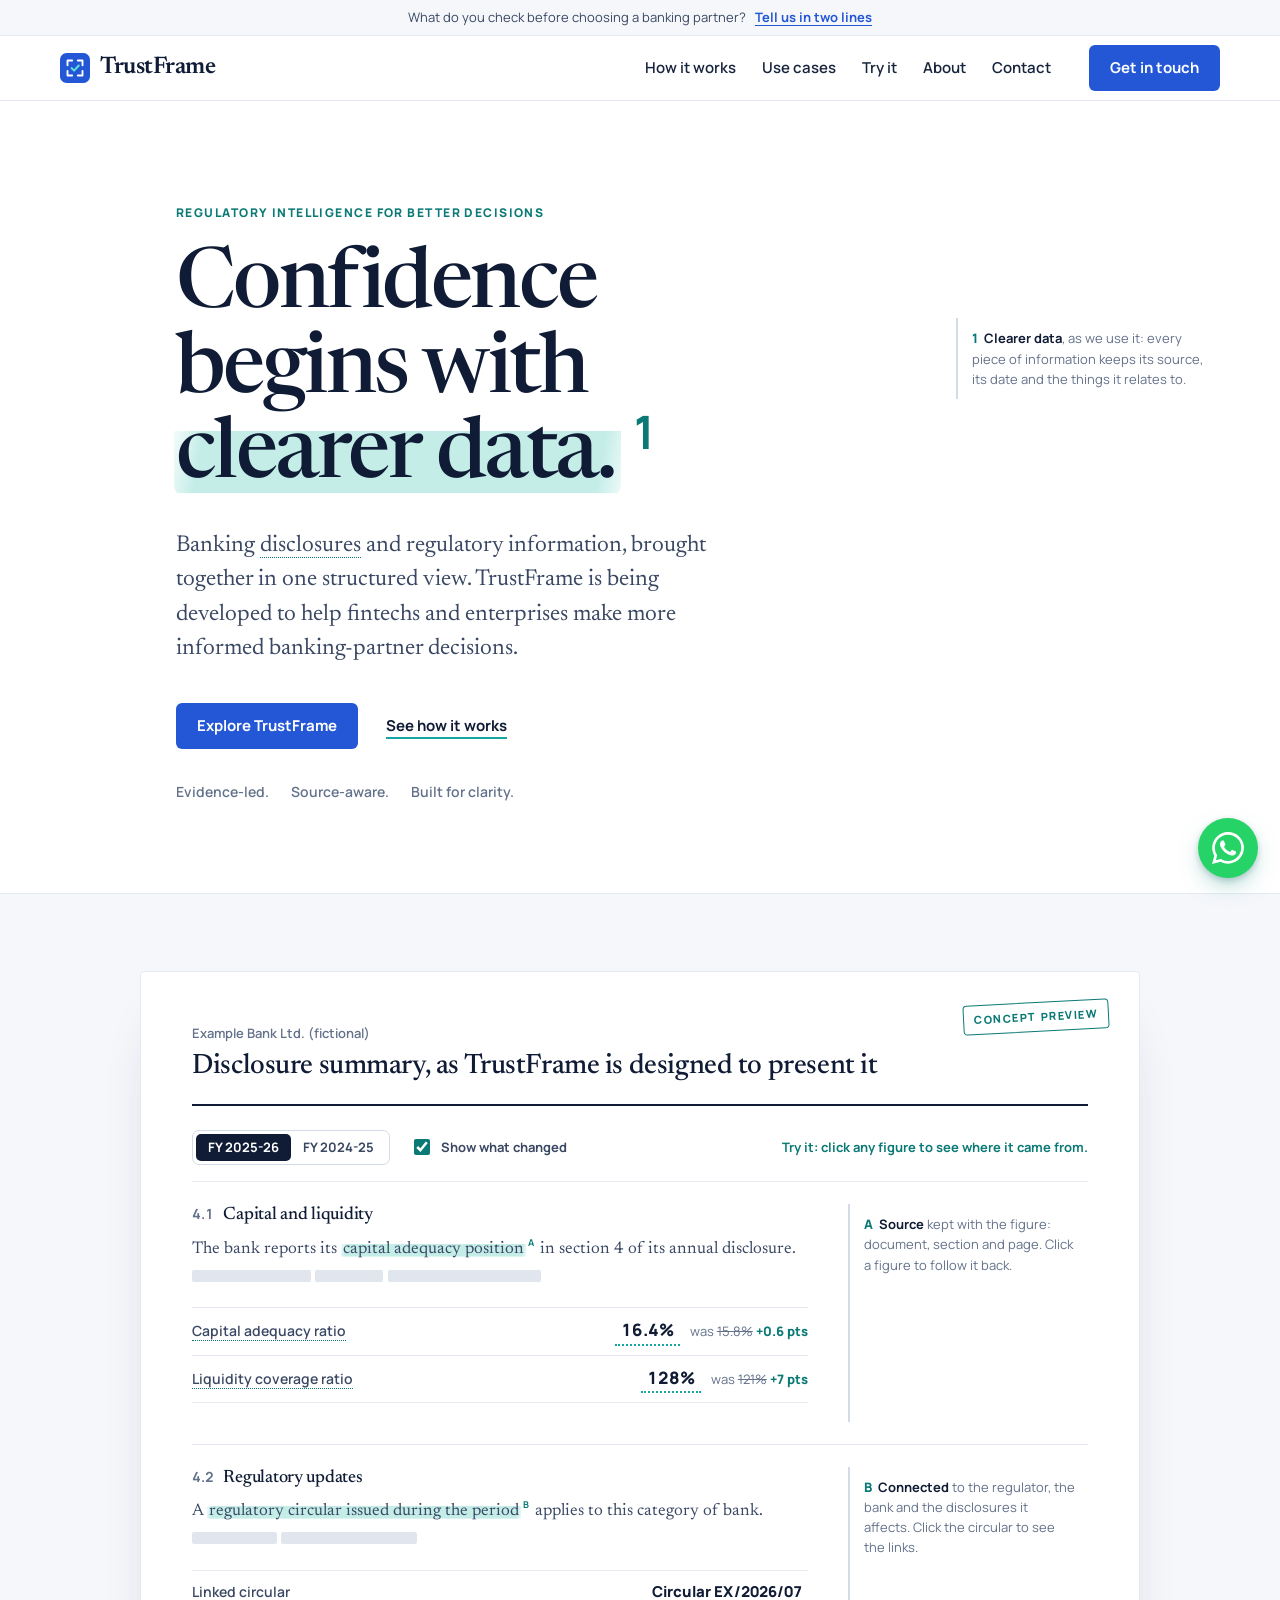
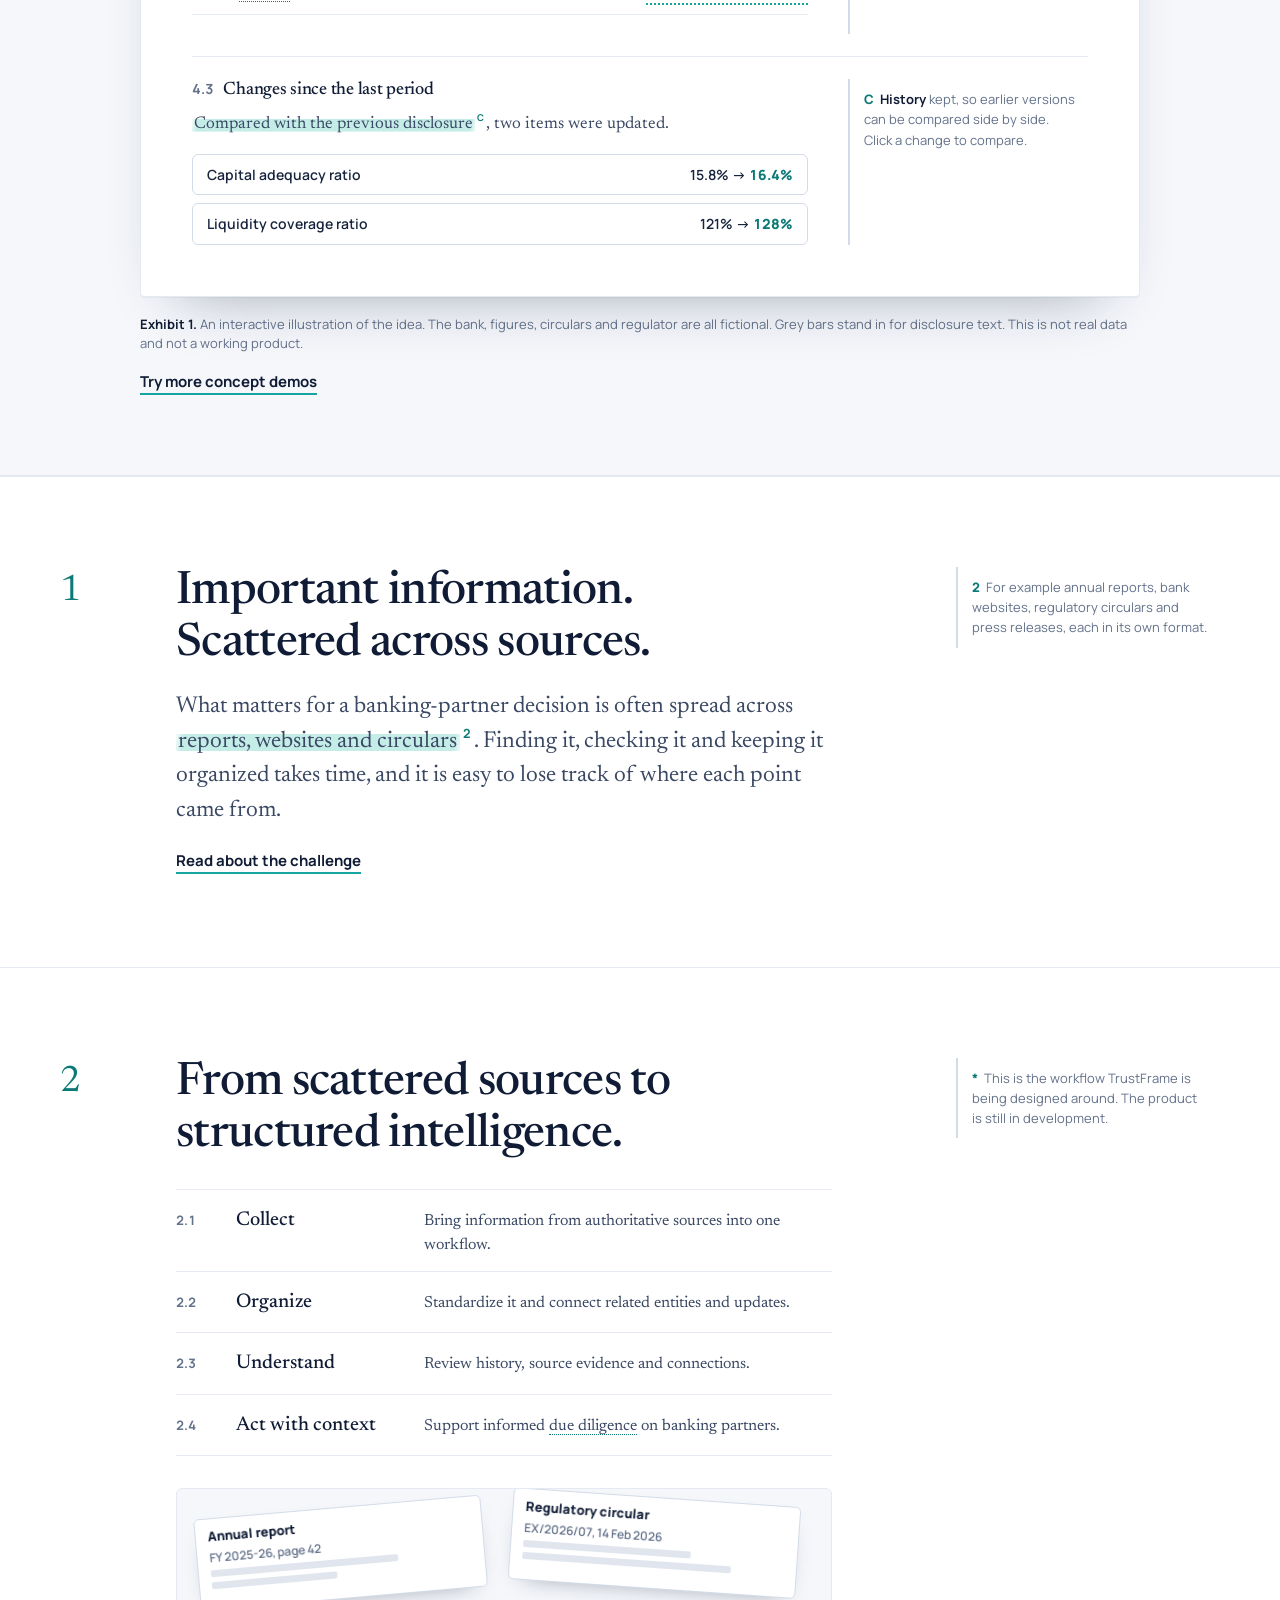
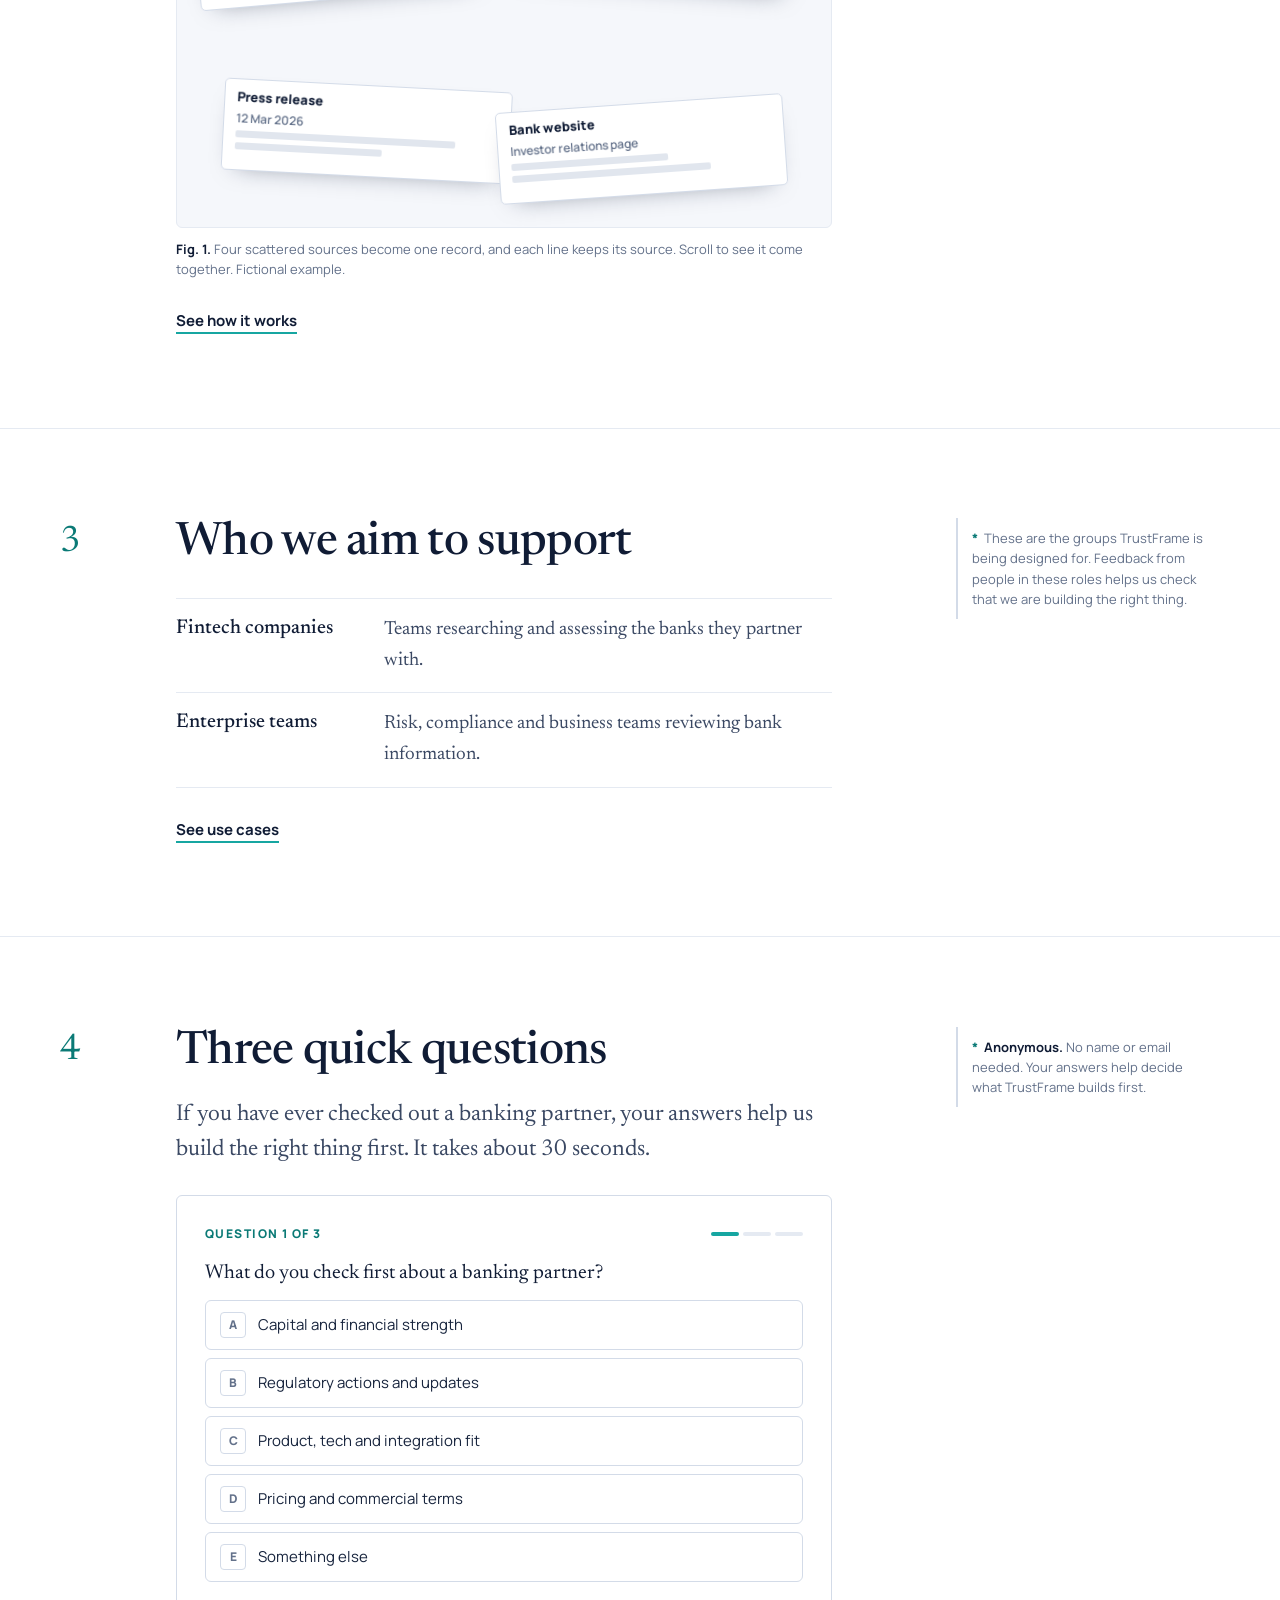
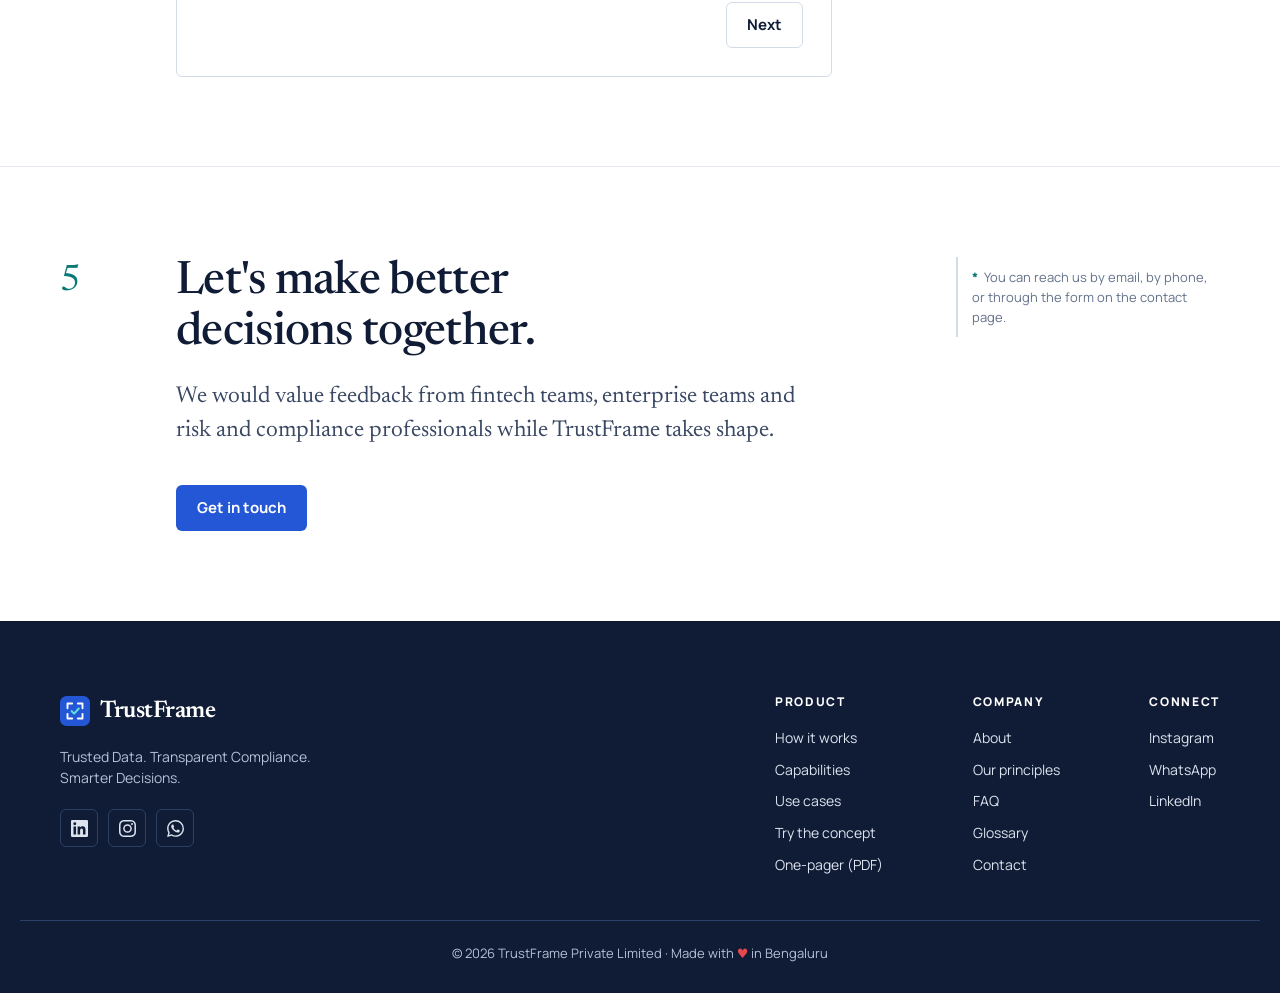
<file: index.html>
<!doctype html>
<html lang="en">
<head>
<meta charset="utf-8">
<meta name="viewport" content="width=device-width, initial-scale=1, viewport-fit=cover">
<title>TrustFrame | Regulatory intelligence for better decisions</title>
<meta name="description" content="TrustFrame is being developed to bring banking disclosures and regulatory information together in one structured, traceable view for fintechs and enterprises.">
<link rel="canonical" href="https://ayush-banka.github.io/trustframe/">
<meta name="theme-color" content="#101C35">
<meta property="og:title" content="TrustFrame | Regulatory intelligence for better decisions">
<meta property="og:description" content="TrustFrame is being developed to bring banking disclosures and regulatory information together in one structured, traceable view for fintechs and enterprises.">
<meta property="og:type" content="website">
<meta property="og:site_name" content="TrustFrame">
<meta property="og:url" content="https://ayush-banka.github.io/trustframe/">
<meta property="og:image" content="https://ayush-banka.github.io/trustframe/og-image.png">
<meta property="og:image:width" content="1200">
<meta property="og:image:height" content="630">
<meta property="og:image:alt" content="TrustFrame: Confidence begins with clearer data. Regulatory intelligence for better banking-partner decisions.">
<meta name="twitter:card" content="summary_large_image">
<meta name="twitter:title" content="TrustFrame | Regulatory intelligence for better decisions">
<meta name="twitter:description" content="TrustFrame is being developed to bring banking disclosures and regulatory information together in one structured, traceable view for fintechs and enterprises.">
<meta name="twitter:image" content="https://ayush-banka.github.io/trustframe/og-image.png">
<link rel="icon" href="favicon.svg" type="image/svg+xml">
<link rel="apple-touch-icon" href="apple-touch-icon.png">
<link rel="manifest" href="site.webmanifest">
<meta name="apple-mobile-web-app-title" content="TrustFrame">
<link rel="preconnect" href="https://fonts.googleapis.com">
<link rel="preconnect" href="https://fonts.gstatic.com" crossorigin>
<link rel="stylesheet" href="https://fonts.googleapis.com/css2?family=Manrope:wght@500;600;700;800&family=Newsreader:ital,opsz,wght@0,6..72,400;0,6..72,500;0,6..72,600;1,6..72,400&display=swap">
<link rel="stylesheet" href="styles.css">
<script>(function(){var m={"how-it-works-title":"how-it-works/#how-it-works-title","challenge":"how-it-works/#challenge","challenge-title":"how-it-works/#challenge-title","h1":"how-it-works/#h1","approach":"how-it-works/#approach","approach-title":"how-it-works/#approach-title","h2":"how-it-works/#h2","h3":"how-it-works/#h3","capabilities":"how-it-works/#capabilities","capabilities-title":"how-it-works/#capabilities-title","use-cases-title":"use-cases/#use-cases-title","fintech":"use-cases/#fintech","fintech-title":"use-cases/#fintech-title","enterprise":"use-cases/#enterprise","enterprise-title":"use-cases/#enterprise-title","calculator":"use-cases/#calculator","calc-title":"use-cases/#calc-title","c-banks":"use-cases/#c-banks","c-hours":"use-cases/#c-hours","c-times":"use-cases/#c-times","fit-title":"use-cases/#fit-title","try-title":"try/#try-title","ask":"try/#ask","ask-title":"try/#ask-title","compare":"try/#compare","compare-title":"try/#compare-title","cmp-note":"try/#cmp-note","updates":"try/#updates","updates-title":"try/#updates-title","demo-data":"try/#demo-data","about-title":"about/#about-title","why-title":"about/#why-title","a1":"about/#a1","team":"about/#team","team-title":"about/#team-title","principles-title":"about/#principles-title","claims-title":"about/#claims-title","now-title":"about/#now-title","faq":"about/#faq","faq-title":"about/#faq-title","contact-title":"contact/#contact-title","form-title":"contact/#form-title","f-gotcha":"contact/#f-gotcha","f-name":"contact/#f-name","f-name-error":"contact/#f-name-error","f-email":"contact/#f-email","f-email-error":"contact/#f-email-error","f-org":"contact/#f-org","f-message":"contact/#f-message","f-message-error":"contact/#f-message-error","glossary-title":"glossary/#glossary-title","terms-title":"glossary/#terms-title","g-banking-partner":"glossary/#g-banking-partner","g-car":"glossary/#g-car","g-disclosure":"glossary/#g-disclosure","g-due-diligence":"glossary/#g-due-diligence","g-gnpa":"glossary/#g-gnpa","g-knowledge-graph":"glossary/#g-knowledge-graph","g-lcr":"glossary/#g-lcr","g-pillar-3":"glossary/#g-pillar-3","g-circular":"glossary/#g-circular","g-reporting-period":"glossary/#g-reporting-period","g-rwa":"glossary/#g-rwa","g-source-trail":"glossary/#g-source-trail","how-it-works":"how-it-works/","use-cases":"use-cases/","try":"try/","about":"about/","contact":"contact/","glossary":"glossary/"};function go(){var h=location.hash.slice(1);try{h=decodeURIComponent(h)}catch(e){}if(h&&m[h])location.replace(m[h]);}go();window.addEventListener("hashchange",go);})();</script>
<script type="application/ld+json">{"@context":"https://schema.org","@type":"WebSite","name":"TrustFrame","url":"https://ayush-banka.github.io/trustframe/","description":"TrustFrame is being developed to bring banking disclosures and regulatory information together in one structured, traceable view for fintechs and enterprises."}</script>
</head>
<body data-page="home">
<a class="skip-link" href="#main">Skip to content</a>

  <div class="status-strip">
    <div class="wrap status-inner">
      <p>What do you check before choosing a banking partner? <a class="status-link" href="contact/#form-title">Tell us in two lines</a></p>
    </div>
  </div>

  <header class="site-header" data-header>
    <div class="wrap header-inner">
      <a class="brand" href="./" aria-label="TrustFrame home">
        <svg class="brand-mark" viewBox="0 0 32 32" aria-hidden="true" focusable="false"><rect width="32" height="32" rx="7" fill="#2457D6"/><path d="M8 13V8h5M19 8h5v5M24 19v5h-5M13 24H8v-5" fill="none" stroke="#fff" stroke-width="2" stroke-linecap="round" stroke-linejoin="round"/><path d="m12.5 16.2 2.6 2.6 4.9-5.4" fill="none" stroke="#5EE0D9" stroke-width="2.2" stroke-linecap="round" stroke-linejoin="round"/></svg>
        <span class="brand-name">TrustFrame</span>
      </a>
      <nav aria-label="Main">
        <ul class="nav-list" id="nav-menu">
          <li><a href="how-it-works/">How it works</a></li>
          <li><a href="use-cases/">Use cases</a></li>
          <li><a href="try/">Try it</a></li>
          <li><a href="about/">About</a></li>
          <li><a href="contact/">Contact</a></li>
          <li class="nav-cta-mobile"><a class="btn btn-primary" href="contact/">Get in touch</a></li>
        </ul>
      </nav>
      <a class="btn btn-primary header-cta" href="contact/">Get in touch</a>
      <button class="menu-toggle" type="button" aria-expanded="false" aria-controls="nav-menu" data-menu-toggle>Menu</button>
    </div>
  </header>

  <main id="main" tabindex="-1">
    <!-- Hero -->
    <section class="hero" aria-labelledby="home-title">
      <div class="wrap row">
        <div class="body">
          <p class="kicker">Regulatory intelligence for better decisions</p>
          <h1 id="home-title" tabindex="-1">Confidence begins with <mark class="hl" data-note="n1">clearer data.</mark><sup class="ref"><a href="#n1" data-note="n1" aria-label="Note 1">1</a></sup></h1>
          <p class="lead">Banking <a class="term" data-term="disclosure" href="glossary/#g-disclosure">disclosures</a> and regulatory information, brought together in one structured view. TrustFrame is being developed to help fintechs and enterprises make more informed banking-partner decisions.</p>
          <div class="actions">
            <a class="btn btn-primary" href="how-it-works/">Explore TrustFrame</a>
            <a class="text-link" href="#exhibit">See how it works</a>
          </div>
          <p class="principles"><span>Evidence-led.</span><span>Source-aware.</span><span>Built for clarity.</span></p>
        </div>
        <div class="notes">
          <p class="note" id="n1" data-note="n1"><span class="note-num">1</span><strong>Clearer data</strong>, as we use it: every piece of information keeps its source, its date and the things it relates to.</p>
        </div>
      </div>
    </section>

    <!-- Exhibit: concept preview -->
    <section class="exhibit-band" id="exhibit" aria-label="Concept preview">
      <div class="wrap">
        <figure class="exhibit">
          <div class="sheet" data-demo>
            <span class="stamp">Concept preview</span>
            <div class="sheet-head">
              <p class="sheet-org">Example Bank Ltd. (fictional)</p>
              <h2 class="sheet-title">Disclosure summary, as TrustFrame is designed to present it</h2>
            </div>

            <div class="demo-bar">
              <div class="seg" role="group" aria-label="Reporting period">
                <button type="button" class="seg-btn" data-period="fy26" aria-pressed="true">FY 2025-26</button>
                <button type="button" class="seg-btn" data-period="fy25" aria-pressed="false">FY 2024-25</button>
              </div>
              <label class="demo-switch"><input type="checkbox" data-changes checked> Show what changed</label>
              <p class="demo-hint">Try it: click any figure to see where it came from.</p>
            </div>

            <div class="sheet-row">
              <div>
                <h3><span class="clause-num">4.1</span>Capital and liquidity</h3>
                <p>The bank reports its <mark class="hl" data-note="x1">capital adequacy position</mark><sup class="ref"><a href="#x1" data-note="x1" aria-label="Note A">A</a></sup> in section 4 of its annual disclosure. <span class="redact" style="--w:7em" aria-hidden="true"></span><span class="redact" style="--w:4em" aria-hidden="true"></span><span class="redact" style="--w:9em" aria-hidden="true"></span></p>
                <dl class="figs">
                  <div><dt><a class="term" data-term="car" href="glossary/#g-car">Capital adequacy ratio</a></dt><dd><button type="button" class="fig" data-item="car" data-target="x1" aria-controls="x1"></button><span class="was" data-was="car"></span></dd></div>
                  <div><dt><a class="term" data-term="lcr" href="glossary/#g-lcr">Liquidity coverage ratio</a></dt><dd><button type="button" class="fig" data-item="lcr" data-target="x1" aria-controls="x1"></button><span class="was" data-was="lcr"></span></dd></div>
                </dl>
              </div>
              <div class="notes">
                <div class="note" id="x1" data-note="x1" aria-live="polite"><span class="note-num">A</span><strong>Source</strong> kept with the figure: document, section and page. Click a figure to follow it back.</div>
              </div>
            </div>

            <div class="sheet-row">
              <div>
                <h3><span class="clause-num">4.2</span>Regulatory updates</h3>
                <p>A <mark class="hl" data-note="x2">regulatory circular issued during the period</mark><sup class="ref"><a href="#x2" data-note="x2" aria-label="Note B">B</a></sup> applies to this category of bank. <span class="redact" style="--w:5em" aria-hidden="true"></span><span class="redact" style="--w:8em" aria-hidden="true"></span></p>
                <dl class="figs">
                  <div><dt>Linked <a class="term" data-term="circular" href="glossary/#g-circular">circular</a></dt><dd><button type="button" class="fig fig-doc" data-item="circ" data-target="x2" aria-controls="x2"></button></dd></div>
                </dl>
              </div>
              <div class="notes">
                <div class="note" id="x2" data-note="x2" aria-live="polite"><span class="note-num">B</span><strong>Connected</strong> to the regulator, the bank and the disclosures it affects. Click the circular to see the links.</div>
              </div>
            </div>

            <div class="sheet-row">
              <div>
                <h3><span class="clause-num">4.3</span>Changes since the last period</h3>
                <p><mark class="hl" data-note="x3">Compared with the previous disclosure</mark><sup class="ref"><a href="#x3" data-note="x3" aria-label="Note C">C</a></sup>, <span data-diff-summary>two items were updated</span>.</p>
                <ul class="diff" data-diff></ul>
              </div>
              <div class="notes">
                <div class="note" id="x3" data-note="x3" aria-live="polite"><span class="note-num">C</span><strong>History</strong> kept, so earlier versions can be compared side by side. Click a change to compare.</div>
              </div>
            </div>
          </div>
          <figcaption><strong>Exhibit 1.</strong> An interactive illustration of the idea. The bank, figures, circulars and regulator are all fictional. Grey bars stand in for disclosure text. This is not real data and not a working product.</figcaption>
          <p class="exhibit-more"><a class="text-link" href="try/">Try more concept demos</a></p>
        </figure>
      </div>
    </section>

    <!-- 1. Challenge -->
    <section class="section" aria-labelledby="s1-title">
      <div class="wrap row">
        <p class="num" aria-hidden="true">1</p>
        <div class="body">
          <h2 id="s1-title">Important information. Scattered across sources.</h2>
          <p class="lead">What matters for a banking-partner decision is often spread across <mark class="hl" data-note="n2">reports, websites and circulars</mark><sup class="ref"><a href="#n2" data-note="n2" aria-label="Note 2">2</a></sup>. Finding it, checking it and keeping it organized takes time, and it is easy to lose track of where each point came from.</p>
          <p class="more"><a class="text-link" href="how-it-works/#challenge">Read about the challenge</a></p>
        </div>
        <div class="notes">
          <p class="note" id="n2" data-note="n2"><span class="note-num">2</span>For example annual reports, bank websites, regulatory circulars and press releases, each in its own format.</p>
        </div>
      </div>
    </section>

    <!-- 2. Approach -->
    <section class="section" aria-labelledby="s2-title">
      <div class="wrap row">
        <p class="num" aria-hidden="true">2</p>
        <div class="body">
          <h2 id="s2-title">From scattered sources to structured intelligence.</h2>
          <ol class="procedure">
            <li><span class="step-n">2.1</span><span class="step-t">Collect</span><span class="step-d">Bring information from authoritative sources into one workflow.</span></li>
            <li><span class="step-n">2.2</span><span class="step-t">Organize</span><span class="step-d">Standardize it and connect related entities and updates.</span></li>
            <li><span class="step-n">2.3</span><span class="step-t">Understand</span><span class="step-d">Review history, source evidence and connections.</span></li>
            <li><span class="step-n">2.4</span><span class="step-t">Act with context</span><span class="step-d">Support informed <a class="term" data-term="due-diligence" href="glossary/#g-due-diligence">due diligence</a> on banking partners.</span></li>
          </ol>
          <figure class="assemble" data-assemble>
            <div class="asm-stage" aria-hidden="true">
              <div class="asm-record"><p class="asm-rec-head"><span>Example Bank Ltd. (fictional)</span><span>One structured record</span></p></div>
              <div class="asm-card"><div class="asm-src"><span class="asm-kind">Annual report</span><span class="asm-meta">FY 2025-26, page 42</span><span class="redact" style="--w:72%"></span><span class="redact" style="--w:48%"></span></div><div class="asm-row"><span class="asm-k">Capital adequacy ratio</span><span class="asm-v">16.4%</span><span class="asm-tag">Annual report, p. 42</span></div></div>
              <div class="asm-card"><div class="asm-src"><span class="asm-kind">Regulatory circular</span><span class="asm-meta">EX/2026/07, 14 Feb 2026</span><span class="redact" style="--w:64%"></span><span class="redact" style="--w:80%"></span></div><div class="asm-row"><span class="asm-k">Linked circular</span><span class="asm-v">EX/2026/07</span><span class="asm-tag">Example Regulator</span></div></div>
              <div class="asm-card"><div class="asm-src"><span class="asm-kind">Press release</span><span class="asm-meta">12 Mar 2026</span><span class="redact" style="--w:84%"></span><span class="redact" style="--w:56%"></span></div><div class="asm-row"><span class="asm-k">Capital raise announced</span><span class="asm-v">12 Mar 2026</span><span class="asm-tag">Press release</span></div></div>
              <div class="asm-card"><div class="asm-src"><span class="asm-kind">Bank website</span><span class="asm-meta">Investor relations page</span><span class="redact" style="--w:60%"></span><span class="redact" style="--w:76%"></span></div><div class="asm-row"><span class="asm-k">Disclosure history</span><span class="asm-v">6 periods</span><span class="asm-tag">Bank website</span></div></div>
            </div>
            <figcaption><strong>Fig. 1.</strong> Four scattered sources become one record, and each line keeps its source. Scroll to see it come together. Fictional example.</figcaption>
          </figure>
          <p class="more"><a class="text-link" href="how-it-works/#approach">See how it works</a></p>
        </div>
        <div class="notes">
          <p class="note"><span class="note-num">*</span>This is the workflow TrustFrame is being designed around. The product is still in development.</p>
        </div>
      </div>
    </section>

    <!-- 3. Who it is for -->
    <section class="section" aria-labelledby="s3-title">
      <div class="wrap row">
        <p class="num" aria-hidden="true">3</p>
        <div class="body">
          <h2 id="s3-title">Who we aim to support</h2>
          <dl class="terms">
            <div><dt>Fintech companies</dt><dd>Teams researching and assessing the banks they partner with.</dd></div>
            <div><dt>Enterprise teams</dt><dd>Risk, compliance and business teams reviewing bank information.</dd></div>
          </dl>
          <p class="more"><a class="text-link" href="use-cases/">See use cases</a></p>
        </div>
        <div class="notes">
          <p class="note"><span class="note-num">*</span>These are the groups TrustFrame is being designed for. Feedback from people in these roles helps us check that we are building the right thing.</p>
        </div>
      </div>
    </section>

    <!-- 4. Quick poll -->
    <section class="section" id="poll" aria-labelledby="poll-title">
      <div class="wrap row">
        <p class="num" aria-hidden="true">4</p>
        <div class="body">
          <h2 id="poll-title">Three quick questions</h2>
          <p class="lead">If you have ever checked out a banking partner, your answers help us build the right thing first. It takes about 30 seconds.</p>
          <form class="poll" data-poll novalidate>
            <input type="hidden" name="_subject" value="TrustFrame poll response">
            <div class="hp" aria-hidden="true">
              <label for="p-gotcha">Leave this field empty</label>
              <input id="p-gotcha" type="text" name="_gotcha" tabindex="-1" autocomplete="off">
            </div>
            <div class="poll-top" data-poll-top>
              <span data-poll-step>Question 1 of 3</span>
              <span class="poll-bar" aria-hidden="true"><i class="on"></i><i></i><i></i></span>
            </div>

            <fieldset class="poll-q" data-q="1">
              <legend>What do you check first about a banking partner?</legend>
              <div class="poll-opts">
                <label class="opt"><input type="radio" name="check_first" value="Capital and financial strength"><span class="opt-k">A</span><span>Capital and financial strength</span></label>
                <label class="opt"><input type="radio" name="check_first" value="Regulatory actions and updates"><span class="opt-k">B</span><span>Regulatory actions and updates</span></label>
                <label class="opt"><input type="radio" name="check_first" value="Product, tech and integration fit"><span class="opt-k">C</span><span>Product, tech and integration fit</span></label>
                <label class="opt"><input type="radio" name="check_first" value="Pricing and commercial terms"><span class="opt-k">D</span><span>Pricing and commercial terms</span></label>
                <label class="opt"><input type="radio" name="check_first" value="Something else"><span class="opt-k">E</span><span>Something else</span></label>
              </div>
              <p class="field-error" data-q-error role="alert" hidden>Pick one answer to continue.</p>
              <div class="poll-actions"><span></span><button class="btn btn-quiet" type="button" data-next>Next</button></div>
            </fieldset>

            <fieldset class="poll-q" data-q="2" hidden>
              <legend>How long does one banking-partner review take your team?</legend>
              <div class="poll-opts">
                <label class="opt"><input type="radio" name="review_time" value="Less than a day"><span class="opt-k">A</span><span>Less than a day</span></label>
                <label class="opt"><input type="radio" name="review_time" value="One to three days"><span class="opt-k">B</span><span>One to three days</span></label>
                <label class="opt"><input type="radio" name="review_time" value="About a week"><span class="opt-k">C</span><span>About a week</span></label>
                <label class="opt"><input type="radio" name="review_time" value="More than a week"><span class="opt-k">D</span><span>More than a week</span></label>
                <label class="opt"><input type="radio" name="review_time" value="We do not review formally"><span class="opt-k">E</span><span>We do not review formally</span></label>
              </div>
              <p class="field-error" data-q-error role="alert" hidden>Pick one answer to continue.</p>
              <div class="poll-actions"><button class="poll-back" type="button" data-back>Back</button><button class="btn btn-quiet" type="button" data-next>Next</button></div>
            </fieldset>

            <fieldset class="poll-q" data-q="3" hidden>
              <legend>Where do you look today?<span class="legend-hint">Pick all that apply.</span></legend>
              <div class="poll-opts">
                <label class="opt"><input type="checkbox" name="sources" value="Annual reports and disclosures"><span class="opt-k">A</span><span>Annual reports and disclosures</span></label>
                <label class="opt"><input type="checkbox" name="sources" value="Bank websites"><span class="opt-k">B</span><span>Bank websites</span></label>
                <label class="opt"><input type="checkbox" name="sources" value="Regulator websites and circulars"><span class="opt-k">C</span><span>Regulator websites and circulars</span></label>
                <label class="opt"><input type="checkbox" name="sources" value="News and press releases"><span class="opt-k">D</span><span>News and press releases</span></label>
                <label class="opt"><input type="checkbox" name="sources" value="Paid data providers"><span class="opt-k">E</span><span>Paid data providers</span></label>
                <label class="opt"><input type="checkbox" name="sources" value="Our own spreadsheets"><span class="opt-k">F</span><span>Our own spreadsheets</span></label>
              </div>
              <p class="poll-role-label" id="poll-role-label">You work at <span>(optional)</span></p>
              <div class="chip-opts" role="radiogroup" aria-labelledby="poll-role-label">
                <label class="chip-opt"><input type="radio" name="role" value="A fintech">A fintech</label>
                <label class="chip-opt"><input type="radio" name="role" value="An enterprise">An enterprise</label>
                <label class="chip-opt"><input type="radio" name="role" value="A bank">A bank</label>
                <label class="chip-opt"><input type="radio" name="role" value="A consultancy">A consultancy</label>
                <label class="chip-opt"><input type="radio" name="role" value="A college">A college</label>
                <label class="chip-opt"><input type="radio" name="role" value="Somewhere else">Somewhere else</label>
              </div>
              <p class="field-error" data-q-error role="alert" hidden>Pick at least one place you look.</p>
              <div class="poll-actions"><button class="poll-back" type="button" data-back>Back</button><button class="btn btn-primary" type="submit">Send answers</button></div>
            </fieldset>

            <div class="poll-done" data-poll-done hidden tabindex="-1">
              <p class="poll-done-title">Thank you. Your answers were sent.</p>
              <p>Want to say more? <a class="text-link" href="contact/#form-title">Send us a message</a></p>
            </div>
            <div class="form-status is-error" role="status" aria-live="polite" data-poll-status hidden></div>
          </form>
        </div>
        <div class="notes">
          <p class="note"><span class="note-num">*</span><strong>Anonymous.</strong> No name or email needed. Your answers help decide what TrustFrame builds first.</p>
        </div>
      </div>
    </section>

    <!-- 5. Contact -->
    <section class="section" aria-labelledby="s4-title">
      <div class="wrap row">
        <p class="num" aria-hidden="true">5</p>
        <div class="body">
          <h2 id="s4-title">Let's make better decisions together.</h2>
          <p class="lead">We would value feedback from fintech teams, enterprise teams and risk and compliance professionals while TrustFrame takes shape.</p>
          <div class="actions">
            <a class="btn btn-primary" href="contact/">Get in touch</a>
          </div>
        </div>
        <div class="notes">
          <p class="note"><span class="note-num">*</span>You can reach us by email, by phone, or through the form on the contact page.</p>
        </div>
      </div>
    </section>
    
  </main>

  <footer class="site-footer">
    <div class="wrap footer-top">
      <div class="footer-brand">
        <a class="brand" href="./" aria-label="TrustFrame home">
          <svg class="brand-mark" viewBox="0 0 32 32" aria-hidden="true" focusable="false"><rect width="32" height="32" rx="7" fill="#2457D6"/><path d="M8 13V8h5M19 8h5v5M24 19v5h-5M13 24H8v-5" fill="none" stroke="#fff" stroke-width="2" stroke-linecap="round" stroke-linejoin="round"/><path d="m12.5 16.2 2.6 2.6 4.9-5.4" fill="none" stroke="#5EE0D9" stroke-width="2.2" stroke-linecap="round" stroke-linejoin="round"/></svg>
          <span class="brand-name">TrustFrame</span>
        </a>
        <p class="footer-tagline">Trusted Data. Transparent Compliance. Smarter Decisions.</p>
        <ul class="footer-social">
          <li><a href="https://www.linkedin.com/in/ayush-banka/" target="_blank" rel="noopener" aria-label="Ayush Banka on LinkedIn" title="LinkedIn"><svg viewBox="0 0 24 24" aria-hidden="true" focusable="false"><path d="M20.447 20.452h-3.554v-5.569c0-1.328-.027-3.037-1.852-3.037-1.853 0-2.136 1.445-2.136 2.939v5.667H9.351V9h3.414v1.561h.046c.477-.9 1.637-1.85 3.37-1.85 3.601 0 4.267 2.37 4.267 5.455v6.286zM5.337 7.433c-1.144 0-2.063-.926-2.063-2.065 0-1.138.92-2.063 2.063-2.063 1.14 0 2.064.925 2.064 2.063 0 1.139-.925 2.065-2.064 2.065zm1.782 13.019H3.555V9h3.564v11.452zM22.225 0H1.771C.792 0 0 .774 0 1.729v20.542C0 23.227.792 24 1.771 24h20.451C23.2 24 24 23.227 24 22.271V1.729C24 .774 23.2 0 22.222 0h.003z"/></svg></a></li>
          <li><a href="https://www.instagram.com/ayushhbanka/" target="_blank" rel="noopener" aria-label="Ayush Banka on Instagram" title="Instagram"><svg viewBox="0 0 24 24" aria-hidden="true" focusable="false"><path d="M7.0301.084c-1.2768.0602-2.1487.264-2.911.5634-.7888.3075-1.4575.72-2.1228 1.3877-.6652.6677-1.075 1.3368-1.3802 2.127-.2954.7638-.4956 1.6365-.552 2.914-.0564 1.2775-.0689 1.6882-.0626 4.947.0062 3.2586.0206 3.6671.0825 4.9473.061 1.2765.264 2.1482.5635 2.9107.308.7889.72 1.4573 1.388 2.1228.6679.6655 1.3365 1.0743 2.1285 1.38.7632.295 1.6361.4961 2.9134.552 1.2773.056 1.6884.069 4.9462.0627 3.2578-.0062 3.668-.0207 4.9478-.0814 1.28-.0607 2.147-.2652 2.9098-.5633.7889-.3086 1.4578-.72 2.1228-1.3881.665-.6682 1.0745-1.3378 1.3795-2.1284.2957-.7632.4966-1.636.552-2.9124.056-1.2809.0692-1.6898.063-4.948-.0063-3.2583-.021-3.6668-.0817-4.9465-.0607-1.2797-.264-2.1487-.5633-2.9117-.3084-.7889-.72-1.4568-1.3876-2.1228C21.2982 1.33 20.628.9208 19.8378.6165 19.074.321 18.2017.1197 16.9244.0645 15.6471.0093 15.236-.005 11.977.0014 8.718.0076 8.31.0215 7.0301.0839m.1402 21.6932c-1.17-.0509-1.8053-.2453-2.2287-.408-.5606-.216-.96-.4771-1.3819-.895-.422-.4178-.6811-.8186-.9-1.378-.1644-.4234-.3624-1.058-.4171-2.228-.0595-1.2645-.072-1.6442-.079-4.848-.007-3.2037.0053-3.583.0607-4.848.05-1.169.2456-1.805.408-2.2282.216-.5613.4762-.96.895-1.3816.4188-.4217.8184-.6814 1.3783-.9003.423-.1651 1.0575-.3614 2.227-.4171 1.2655-.06 1.6447-.072 4.848-.079 3.2033-.007 3.5835.005 4.8495.0608 1.169.0508 1.8053.2445 2.228.408.5608.216.96.4754 1.3816.895.4217.4194.6816.8176.9005 1.3787.1653.4217.3617 1.056.4169 2.2263.0602 1.2655.0739 1.645.0796 4.848.0058 3.203-.0055 3.5834-.061 4.848-.051 1.17-.245 1.8055-.408 2.2294-.216.5604-.4763.96-.8954 1.3814-.419.4215-.8181.6811-1.3783.9-.4224.1649-1.0577.3617-2.2262.4174-1.2656.0595-1.6448.072-4.8493.079-3.2045.007-3.5825-.006-4.848-.0608M16.953 5.5864A1.44 1.44 0 1 0 18.39 4.144a1.44 1.44 0 0 0-1.437 1.4424M5.8385 12.012c.0067 3.4032 2.7706 6.1557 6.173 6.1493 3.4026-.0065 6.157-2.7701 6.1506-6.1733-.0065-3.4032-2.771-6.1565-6.174-6.1498-3.403.0067-6.156 2.771-6.1496 6.1738M8 12.0077a4 4 0 1 1 4.008 3.9921A3.9996 3.9996 0 0 1 8 12.0077"/></svg></a></li>
          <li><a href="https://wa.me/917275259999?text=Hi%2C%20I%27d%20like%20to%20know%20more%20about%20TrustFrame." target="_blank" rel="noopener" aria-label="Chat with us on WhatsApp" title="WhatsApp"><svg viewBox="0 0 24 24" aria-hidden="true" focusable="false"><path d="M17.472 14.382c-.297-.149-1.758-.867-2.03-.967-.273-.099-.471-.148-.67.15-.197.297-.767.966-.94 1.164-.173.199-.347.223-.644.075-.297-.15-1.255-.463-2.39-1.475-.883-.788-1.48-1.761-1.653-2.059-.173-.297-.018-.458.13-.606.134-.133.298-.347.446-.52.149-.174.198-.298.298-.497.099-.198.05-.371-.025-.52-.075-.149-.669-1.612-.916-2.207-.242-.579-.487-.5-.669-.51-.173-.008-.371-.01-.57-.01-.198 0-.52.074-.792.372-.272.297-1.04 1.016-1.04 2.479 0 1.462 1.065 2.875 1.213 3.074.149.198 2.096 3.2 5.077 4.487.709.306 1.262.489 1.694.625.712.227 1.36.195 1.871.118.571-.085 1.758-.719 2.006-1.413.248-.694.248-1.289.173-1.413-.074-.124-.272-.198-.57-.347m-5.421 7.403h-.004a9.87 9.87 0 01-5.031-1.378l-.361-.214-3.741.982.998-3.648-.235-.374a9.86 9.86 0 01-1.51-5.26c.001-5.45 4.436-9.884 9.888-9.884 2.64 0 5.122 1.03 6.988 2.898a9.825 9.825 0 012.893 6.994c-.003 5.45-4.437 9.884-9.885 9.884m8.413-18.297A11.815 11.815 0 0012.05 0C5.495 0 .16 5.335.157 11.892c0 2.096.547 4.142 1.588 5.945L.057 24l6.305-1.654a11.882 11.882 0 005.683 1.448h.005c6.554 0 11.89-5.335 11.893-11.893a11.821 11.821 0 00-3.48-8.413Z"/></svg></a></li>
        </ul>
      </div>
      <nav class="footer-col" aria-labelledby="fh-product">
        <p class="footer-head" id="fh-product">Product</p>
        <ul>
          <li><a href="how-it-works/">How it works</a></li>
          <li><a href="how-it-works/#capabilities">Capabilities</a></li>
          <li><a href="use-cases/">Use cases</a></li>
          <li><a href="try/">Try the concept</a></li>
          <li><a href="trustframe-one-pager.pdf" download>One-pager (PDF)</a></li>
        </ul>
      </nav>
      <nav class="footer-col" aria-labelledby="fh-company">
        <p class="footer-head" id="fh-company">Company</p>
        <ul>
          <li><a href="about/">About</a></li>
          <li><a href="about/#principles-title">Our principles</a></li>
          <li><a href="about/#faq">FAQ</a></li>
          <li><a href="glossary/">Glossary</a></li>
          <li><a href="contact/">Contact</a></li>
        </ul>
      </nav>
      <nav class="footer-col" aria-labelledby="fh-connect">
        <p class="footer-head" id="fh-connect">Connect</p>
        <ul>
          <li><a href="https://www.instagram.com/ayushhbanka/" target="_blank" rel="noopener">Instagram</a></li>
          <li><a href="https://wa.me/917275259999?text=Hi%2C%20I%27d%20like%20to%20know%20more%20about%20TrustFrame." target="_blank" rel="noopener">WhatsApp</a></li>
          <li><a href="https://www.linkedin.com/in/ayush-banka/" target="_blank" rel="noopener">LinkedIn</a></li>
        </ul>
      </nav>
    </div>
    <div class="wrap footer-bottom">
      <p>&copy; <span data-year>2026</span> TrustFrame Private Limited &middot; Made with <span class="heart" role="img" aria-label="love">&hearts;</span> in Bengaluru</p>
    </div>
  </footer>

  <a class="wa-float" href="https://wa.me/917275259999?text=Hi%2C%20I%27d%20like%20to%20know%20more%20about%20TrustFrame." target="_blank" rel="noopener" aria-label="Chat with us on WhatsApp" data-wa>
    <span class="wa-label" aria-hidden="true">Chat on WhatsApp<small>+91 72752 59999</small></span>
    <span class="wa-btn"><svg viewBox="0 0 24 24" aria-hidden="true" focusable="false"><path d="M17.472 14.382c-.297-.149-1.758-.867-2.03-.967-.273-.099-.471-.148-.67.15-.197.297-.767.966-.94 1.164-.173.199-.347.223-.644.075-.297-.15-1.255-.463-2.39-1.475-.883-.788-1.48-1.761-1.653-2.059-.173-.297-.018-.458.13-.606.134-.133.298-.347.446-.52.149-.174.198-.298.298-.497.099-.198.05-.371-.025-.52-.075-.149-.669-1.612-.916-2.207-.242-.579-.487-.5-.669-.51-.173-.008-.371-.01-.57-.01-.198 0-.52.074-.792.372-.272.297-1.04 1.016-1.04 2.479 0 1.462 1.065 2.875 1.213 3.074.149.198 2.096 3.2 5.077 4.487.709.306 1.262.489 1.694.625.712.227 1.36.195 1.871.118.571-.085 1.758-.719 2.006-1.413.248-.694.248-1.289.173-1.413-.074-.124-.272-.198-.57-.347m-5.421 7.403h-.004a9.87 9.87 0 01-5.031-1.378l-.361-.214-3.741.982.998-3.648-.235-.374a9.86 9.86 0 01-1.51-5.26c.001-5.45 4.436-9.884 9.888-9.884 2.64 0 5.122 1.03 6.988 2.898a9.825 9.825 0 012.893 6.994c-.003 5.45-4.437 9.884-9.885 9.884m8.413-18.297A11.815 11.815 0 0012.05 0C5.495 0 .16 5.335.157 11.892c0 2.096.547 4.142 1.588 5.945L.057 24l6.305-1.654a11.882 11.882 0 005.683 1.448h.005c6.554 0 11.89-5.335 11.893-11.893a11.821 11.821 0 00-3.48-8.413Z"/></svg></span>
  </a>

<script src="site.js"></script>
</body>
</html>
</file>
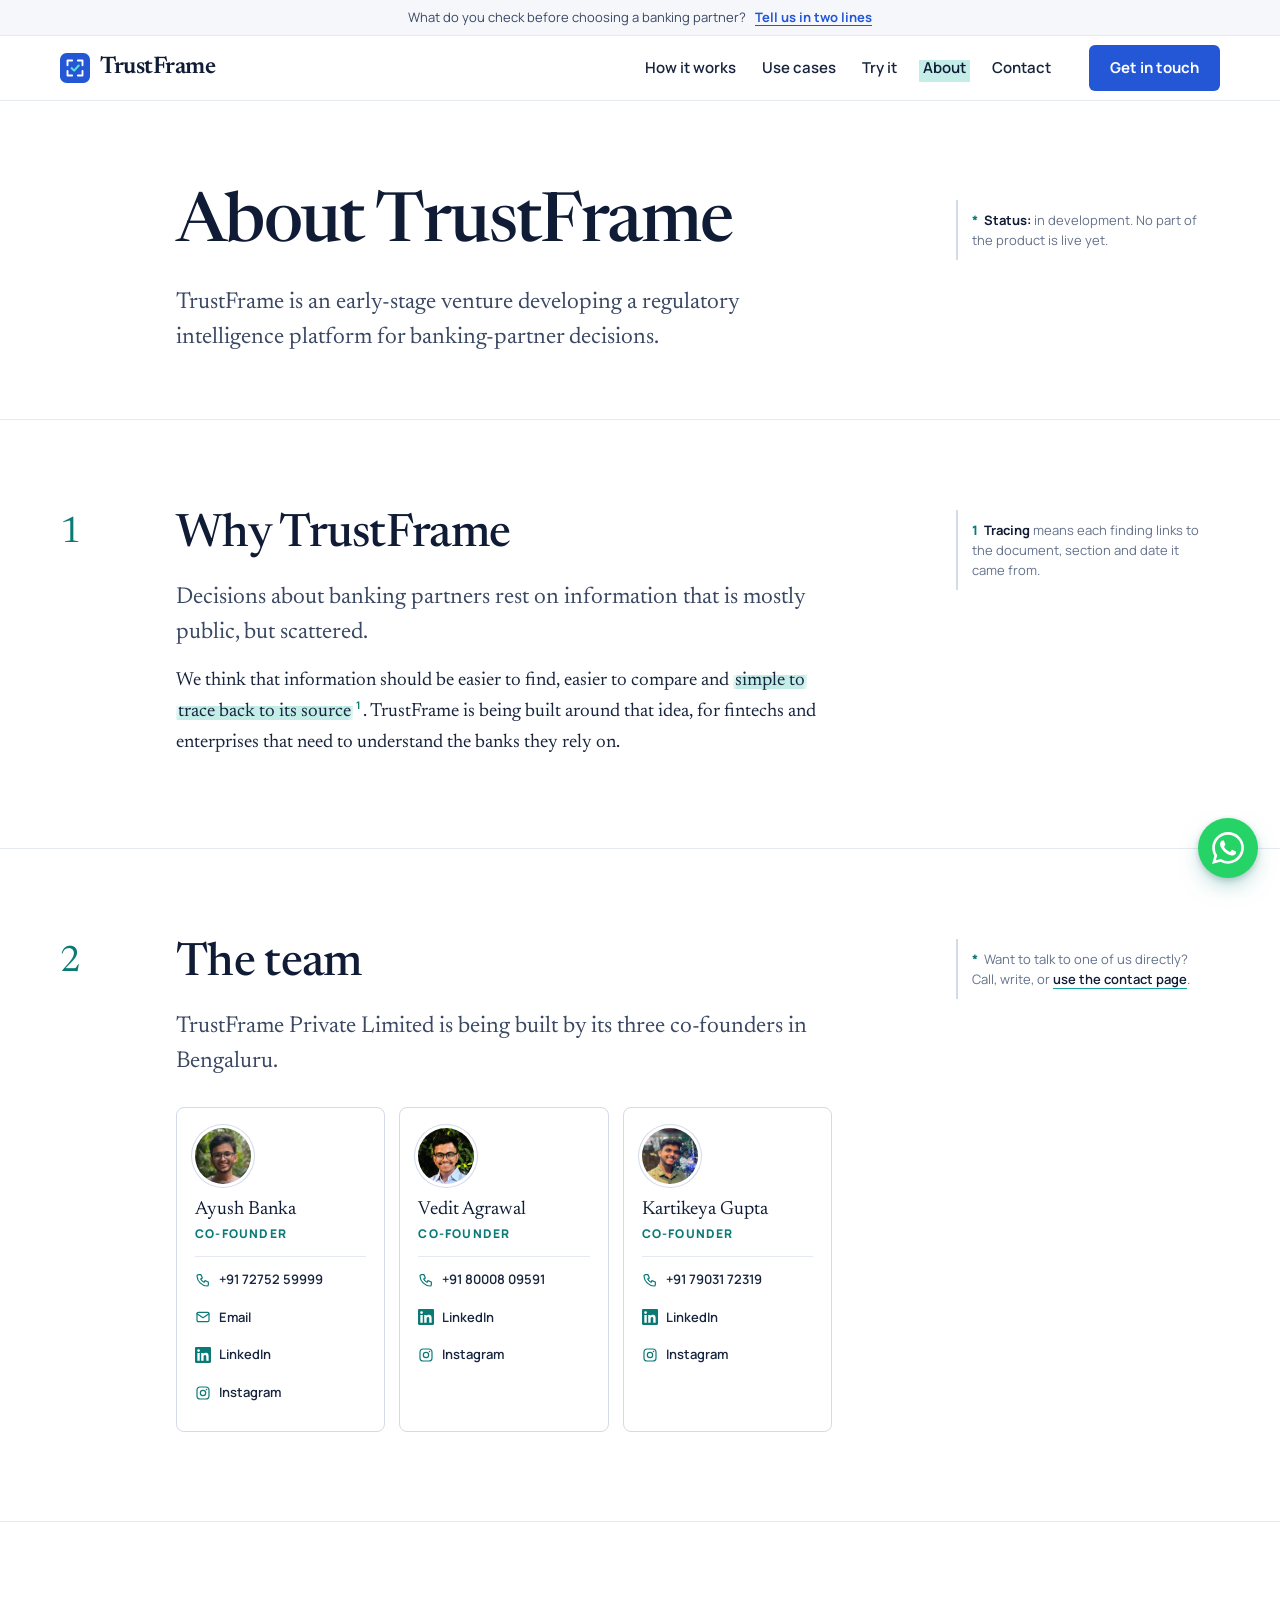
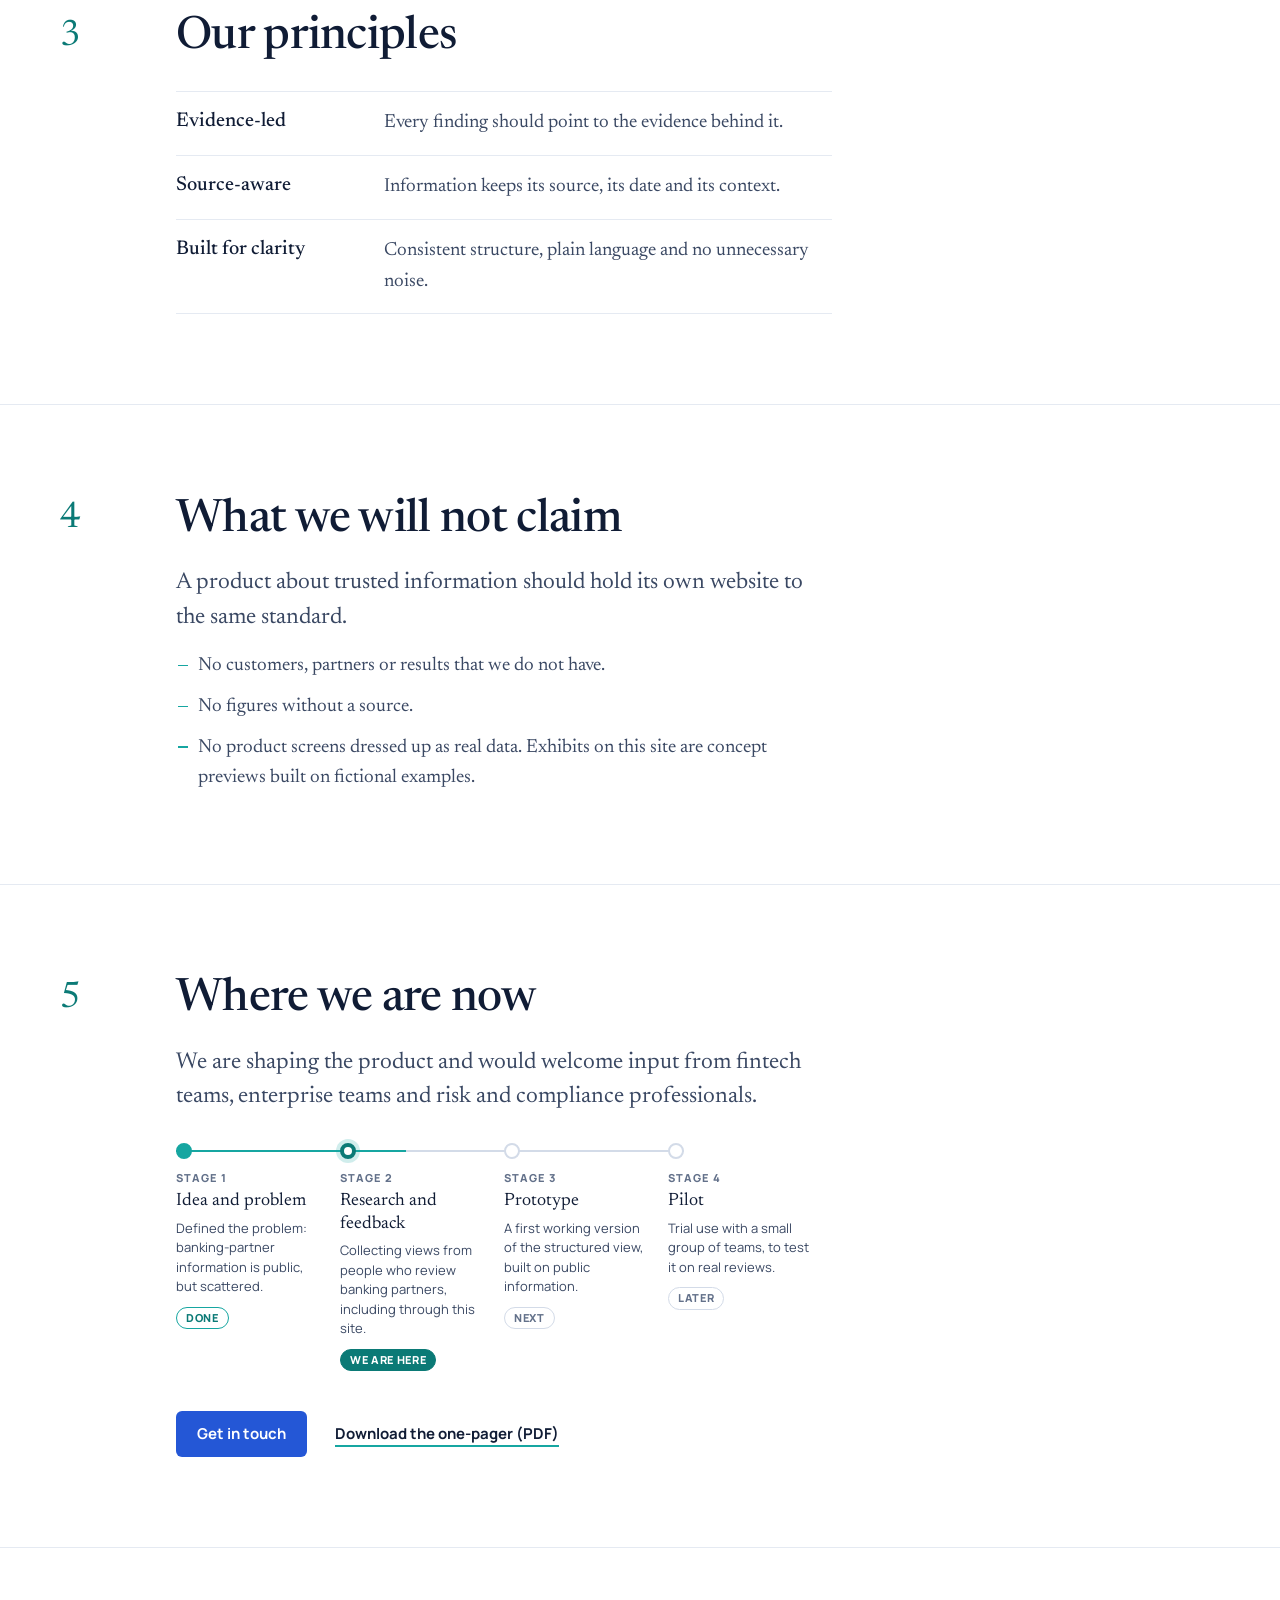
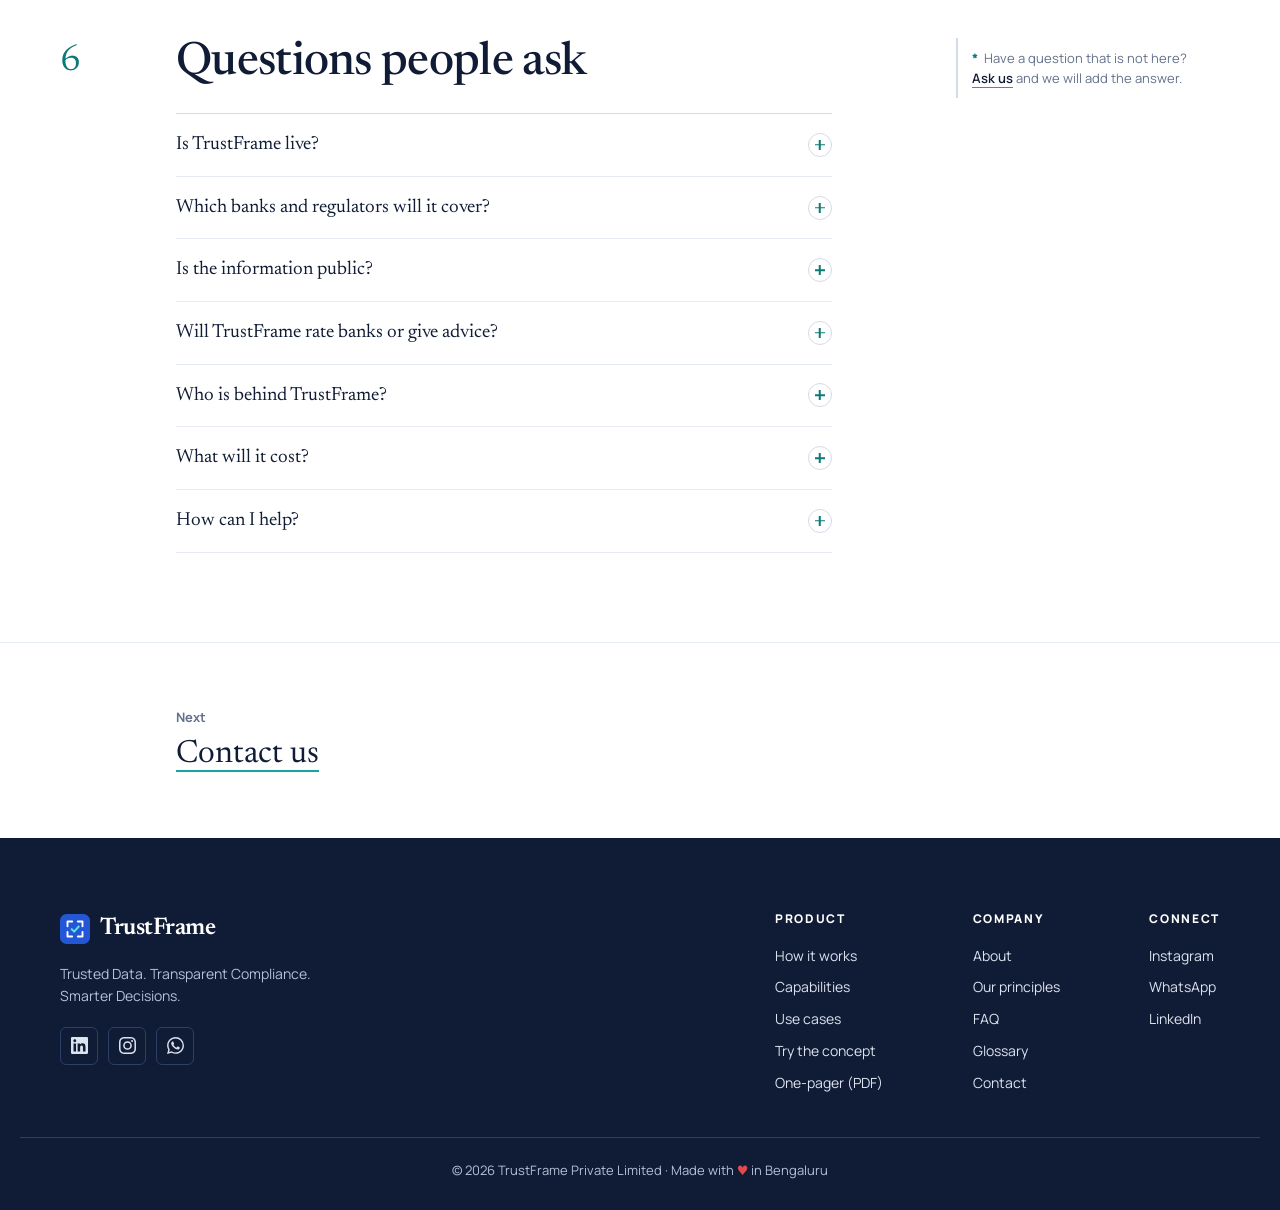
<file: about/index.html>
<!doctype html>
<html lang="en">
<head>
<meta charset="utf-8">
<meta name="viewport" content="width=device-width, initial-scale=1, viewport-fit=cover">
<title>About | TrustFrame</title>
<meta name="description" content="TrustFrame is an early-stage venture developing a regulatory intelligence platform for banking-partner decisions. Principles, progress and common questions.">
<link rel="canonical" href="https://ayush-banka.github.io/trustframe/about/">
<meta name="theme-color" content="#101C35">
<meta property="og:title" content="About | TrustFrame">
<meta property="og:description" content="TrustFrame is an early-stage venture developing a regulatory intelligence platform for banking-partner decisions. Principles, progress and common questions.">
<meta property="og:type" content="website">
<meta property="og:site_name" content="TrustFrame">
<meta property="og:url" content="https://ayush-banka.github.io/trustframe/about/">
<meta property="og:image" content="https://ayush-banka.github.io/trustframe/og-image.png">
<meta property="og:image:width" content="1200">
<meta property="og:image:height" content="630">
<meta property="og:image:alt" content="TrustFrame: Confidence begins with clearer data. Regulatory intelligence for better banking-partner decisions.">
<meta name="twitter:card" content="summary_large_image">
<meta name="twitter:title" content="About | TrustFrame">
<meta name="twitter:description" content="TrustFrame is an early-stage venture developing a regulatory intelligence platform for banking-partner decisions. Principles, progress and common questions.">
<meta name="twitter:image" content="https://ayush-banka.github.io/trustframe/og-image.png">
<link rel="icon" href="../favicon.svg" type="image/svg+xml">
<link rel="apple-touch-icon" href="../apple-touch-icon.png">
<link rel="manifest" href="../site.webmanifest">
<meta name="apple-mobile-web-app-title" content="TrustFrame">
<link rel="preconnect" href="https://fonts.googleapis.com">
<link rel="preconnect" href="https://fonts.gstatic.com" crossorigin>
<link rel="stylesheet" href="https://fonts.googleapis.com/css2?family=Manrope:wght@500;600;700;800&family=Newsreader:ital,opsz,wght@0,6..72,400;0,6..72,500;0,6..72,600;1,6..72,400&display=swap">
<link rel="stylesheet" href="../styles.css">
</head>
<body data-page="about">
<a class="skip-link" href="#main">Skip to content</a>

  <div class="status-strip">
    <div class="wrap status-inner">
      <p>What do you check before choosing a banking partner? <a class="status-link" href="../contact/#form-title">Tell us in two lines</a></p>
    </div>
  </div>

  <header class="site-header" data-header>
    <div class="wrap header-inner">
      <a class="brand" href="../" aria-label="TrustFrame home">
        <svg class="brand-mark" viewBox="0 0 32 32" aria-hidden="true" focusable="false"><rect width="32" height="32" rx="7" fill="#2457D6"/><path d="M8 13V8h5M19 8h5v5M24 19v5h-5M13 24H8v-5" fill="none" stroke="#fff" stroke-width="2" stroke-linecap="round" stroke-linejoin="round"/><path d="m12.5 16.2 2.6 2.6 4.9-5.4" fill="none" stroke="#5EE0D9" stroke-width="2.2" stroke-linecap="round" stroke-linejoin="round"/></svg>
        <span class="brand-name">TrustFrame</span>
      </a>
      <nav aria-label="Main">
        <ul class="nav-list" id="nav-menu">
          <li><a href="../how-it-works/">How it works</a></li>
          <li><a href="../use-cases/">Use cases</a></li>
          <li><a href="../try/">Try it</a></li>
          <li><a href="../about/" aria-current="page">About</a></li>
          <li><a href="../contact/">Contact</a></li>
          <li class="nav-cta-mobile"><a class="btn btn-primary" href="../contact/">Get in touch</a></li>
        </ul>
      </nav>
      <a class="btn btn-primary header-cta" href="../contact/">Get in touch</a>
      <button class="menu-toggle" type="button" aria-expanded="false" aria-controls="nav-menu" data-menu-toggle>Menu</button>
    </div>
  </header>

  <main id="main" tabindex="-1">
    <section class="page-head" aria-labelledby="about-title">
      <div class="wrap row">
        <div class="body">
          <h1 id="about-title" tabindex="-1">About TrustFrame</h1>
          <p class="lead">TrustFrame is an early-stage venture developing a regulatory intelligence platform for banking-partner decisions.</p>
        </div>
        <div class="notes">
          <p class="note"><span class="note-num">*</span><strong>Status:</strong> in development. No part of the product is live yet.</p>
        </div>
      </div>
    </section>

    <section class="section" aria-labelledby="why-title">
      <div class="wrap row">
        <p class="num" aria-hidden="true">1</p>
        <div class="body">
          <h2 id="why-title">Why TrustFrame</h2>
          <p class="lead">Decisions about banking partners rest on information that is mostly public, but scattered.</p>
          <p style="margin-top: 16px">We think that information should be easier to find, easier to compare and <mark class="hl" data-note="a1">simple to trace back to its source</mark><sup class="ref"><a href="#a1" data-note="a1" aria-label="Note 1">1</a></sup>. TrustFrame is being built around that idea, for fintechs and enterprises that need to understand the banks they rely on.</p>
        </div>
        <div class="notes">
          <p class="note" id="a1" data-note="a1"><span class="note-num">1</span><strong>Tracing</strong> means each finding links to the document, section and date it came from.</p>
        </div>
      </div>
    </section>

    <section class="section" id="team" aria-labelledby="team-title">
      <div class="wrap row">
        <p class="num" aria-hidden="true">2</p>
        <div class="body">
          <h2 id="team-title">The team</h2>
          <p class="lead">TrustFrame Private Limited is being built by its three co-founders in Bengaluru.</p>
          <ul class="team">
            <li class="person"><img class="avatar avatar-photo" src="../founder-ayush.jpg" alt="Photo of Ayush Banka" width="56" height="56" loading="lazy" decoding="async"><div class="person-body"><p class="person-name">Ayush Banka</p><p class="person-role">Co-founder</p><ul class="person-links"><li><a href="tel:+917275259999"><svg viewBox="0 0 24 24" aria-hidden="true" focusable="false"><path d="M5 4h4l2 5-2.5 1.5a11 11 0 0 0 5 5L15 13l5 2v4a2 2 0 0 1-2 2A16 16 0 0 1 3 6a2 2 0 0 1 2-2" fill="none" stroke="currentColor" stroke-width="1.8" stroke-linecap="round" stroke-linejoin="round"/></svg><span>+91 72752 59999</span></a></li><li><a href="mailto:iayushbanka@gmail.com" aria-label="Email Ayush Banka at iayushbanka@gmail.com" title="iayushbanka@gmail.com"><svg viewBox="0 0 24 24" aria-hidden="true" focusable="false"><rect x="3" y="5" width="18" height="14" rx="2" fill="none" stroke="currentColor" stroke-width="1.8"/><path d="m3 7 9 6 9-6" fill="none" stroke="currentColor" stroke-width="1.8" stroke-linecap="round" stroke-linejoin="round"/></svg><span>Email</span></a></li><li><a href="https://www.linkedin.com/in/ayush-banka/" target="_blank" rel="noopener" aria-label="Ayush Banka on LinkedIn"><svg viewBox="0 0 24 24" aria-hidden="true" focusable="false"><path fill="currentColor" d="M20.447 20.452h-3.554v-5.569c0-1.328-.027-3.037-1.852-3.037-1.853 0-2.136 1.445-2.136 2.939v5.667H9.351V9h3.414v1.561h.046c.477-.9 1.637-1.85 3.37-1.85 3.601 0 4.267 2.37 4.267 5.455v6.286zM5.337 7.433a2.062 2.062 0 1 1 0-4.125 2.062 2.062 0 0 1 0 4.125zM7.119 20.452H3.555V9h3.564v11.452zM22.225 0H1.771C.792 0 0 .774 0 1.729v20.542C0 23.227.792 24 1.771 24h20.451C23.2 24 24 23.227 24 22.271V1.729C24 .774 23.2 0 22.222 0h.003z"/></svg><span>LinkedIn</span></a></li><li><a href="https://www.instagram.com/ayushhbanka/" target="_blank" rel="noopener" aria-label="Ayush Banka on Instagram"><svg viewBox="0 0 24 24" aria-hidden="true" focusable="false"><rect x="3" y="3" width="18" height="18" rx="5" fill="none" stroke="currentColor" stroke-width="1.8"/><circle cx="12" cy="12" r="4" fill="none" stroke="currentColor" stroke-width="1.8"/><circle cx="17.3" cy="6.7" r="1.2" fill="currentColor"/></svg><span>Instagram</span></a></li></ul></div></li>
            <li class="person"><img class="avatar avatar-photo" src="../founder-vedit.jpg" alt="Photo of Vedit Agrawal" width="56" height="56" loading="lazy" decoding="async"><div class="person-body"><p class="person-name">Vedit Agrawal</p><p class="person-role">Co-founder</p><ul class="person-links"><li><a href="tel:+918000809591"><svg viewBox="0 0 24 24" aria-hidden="true" focusable="false"><path d="M5 4h4l2 5-2.5 1.5a11 11 0 0 0 5 5L15 13l5 2v4a2 2 0 0 1-2 2A16 16 0 0 1 3 6a2 2 0 0 1 2-2" fill="none" stroke="currentColor" stroke-width="1.8" stroke-linecap="round" stroke-linejoin="round"/></svg><span>+91 80008 09591</span></a></li><li><a href="https://www.linkedin.com/in/vedit-agrawal-048239292/" target="_blank" rel="noopener" aria-label="Vedit Agrawal on LinkedIn"><svg viewBox="0 0 24 24" aria-hidden="true" focusable="false"><path fill="currentColor" d="M20.447 20.452h-3.554v-5.569c0-1.328-.027-3.037-1.852-3.037-1.853 0-2.136 1.445-2.136 2.939v5.667H9.351V9h3.414v1.561h.046c.477-.9 1.637-1.85 3.37-1.85 3.601 0 4.267 2.37 4.267 5.455v6.286zM5.337 7.433a2.062 2.062 0 1 1 0-4.125 2.062 2.062 0 0 1 0 4.125zM7.119 20.452H3.555V9h3.564v11.452zM22.225 0H1.771C.792 0 0 .774 0 1.729v20.542C0 23.227.792 24 1.771 24h20.451C23.2 24 24 23.227 24 22.271V1.729C24 .774 23.2 0 22.222 0h.003z"/></svg><span>LinkedIn</span></a></li><li><a href="https://www.instagram.com/vedit.agrawal.79/" target="_blank" rel="noopener" aria-label="Vedit Agrawal on Instagram"><svg viewBox="0 0 24 24" aria-hidden="true" focusable="false"><rect x="3" y="3" width="18" height="18" rx="5" fill="none" stroke="currentColor" stroke-width="1.8"/><circle cx="12" cy="12" r="4" fill="none" stroke="currentColor" stroke-width="1.8"/><circle cx="17.3" cy="6.7" r="1.2" fill="currentColor"/></svg><span>Instagram</span></a></li></ul></div></li>
            <li class="person"><img class="avatar avatar-photo" src="../founder-kartikeya.jpg" alt="Photo of Kartikeya Gupta" width="56" height="56" loading="lazy" decoding="async"><div class="person-body"><p class="person-name">Kartikeya Gupta</p><p class="person-role">Co-founder</p><ul class="person-links"><li><a href="tel:+917903172319"><svg viewBox="0 0 24 24" aria-hidden="true" focusable="false"><path d="M5 4h4l2 5-2.5 1.5a11 11 0 0 0 5 5L15 13l5 2v4a2 2 0 0 1-2 2A16 16 0 0 1 3 6a2 2 0 0 1 2-2" fill="none" stroke="currentColor" stroke-width="1.8" stroke-linecap="round" stroke-linejoin="round"/></svg><span>+91 79031 72319</span></a></li><li><a href="https://www.linkedin.com/in/kartikeya-gupta-323919292/" target="_blank" rel="noopener" aria-label="Kartikeya Gupta on LinkedIn"><svg viewBox="0 0 24 24" aria-hidden="true" focusable="false"><path fill="currentColor" d="M20.447 20.452h-3.554v-5.569c0-1.328-.027-3.037-1.852-3.037-1.853 0-2.136 1.445-2.136 2.939v5.667H9.351V9h3.414v1.561h.046c.477-.9 1.637-1.85 3.37-1.85 3.601 0 4.267 2.37 4.267 5.455v6.286zM5.337 7.433a2.062 2.062 0 1 1 0-4.125 2.062 2.062 0 0 1 0 4.125zM7.119 20.452H3.555V9h3.564v11.452zM22.225 0H1.771C.792 0 0 .774 0 1.729v20.542C0 23.227.792 24 1.771 24h20.451C23.2 24 24 23.227 24 22.271V1.729C24 .774 23.2 0 22.222 0h.003z"/></svg><span>LinkedIn</span></a></li><li><a href="https://www.instagram.com/a_bit.wise/" target="_blank" rel="noopener" aria-label="Kartikeya Gupta on Instagram"><svg viewBox="0 0 24 24" aria-hidden="true" focusable="false"><rect x="3" y="3" width="18" height="18" rx="5" fill="none" stroke="currentColor" stroke-width="1.8"/><circle cx="12" cy="12" r="4" fill="none" stroke="currentColor" stroke-width="1.8"/><circle cx="17.3" cy="6.7" r="1.2" fill="currentColor"/></svg><span>Instagram</span></a></li></ul></div></li>
          </ul>
        </div>
        <div class="notes">
          <p class="note"><span class="note-num">*</span>Want to talk to one of us directly? Call, write, or <a href="../contact/">use the contact page</a>.</p>
        </div>
      </div>
    </section>

    <section class="section" aria-labelledby="principles-title">
      <div class="wrap row">
        <p class="num" aria-hidden="true">3</p>
        <div class="body">
          <h2 id="principles-title">Our principles</h2>
          <dl class="terms">
            <div><dt>Evidence-led</dt><dd>Every finding should point to the evidence behind it.</dd></div>
            <div><dt>Source-aware</dt><dd>Information keeps its source, its date and its context.</dd></div>
            <div><dt>Built for clarity</dt><dd>Consistent structure, plain language and no unnecessary noise.</dd></div>
          </dl>
        </div>
      </div>
    </section>

    <section class="section" aria-labelledby="claims-title">
      <div class="wrap row">
        <p class="num" aria-hidden="true">4</p>
        <div class="body">
          <h2 id="claims-title">What we will not claim</h2>
          <p class="lead">A product about trusted information should hold its own website to the same standard.</p>
          <ul class="plain-list">
            <li>No customers, partners or results that we do not have.</li>
            <li>No figures without a source.</li>
            <li>No product screens dressed up as real data. Exhibits on this site are concept previews built on fictional examples.</li>
          </ul>
        </div>
      </div>
    </section>

    <section class="section" aria-labelledby="now-title">
      <div class="wrap row">
        <p class="num" aria-hidden="true">5</p>
        <div class="body">
          <h2 id="now-title">Where we are now</h2>
          <p class="lead">We are shaping the product and would welcome input from fintech teams, enterprise teams and risk and compliance professionals.</p>
          <ol class="stages" aria-label="Progress">
            <li class="stage is-done"><span class="stage-dot" aria-hidden="true"></span><span class="stage-n">Stage 1</span><span class="stage-t">Idea and problem</span><span class="stage-d">Defined the problem: banking-partner information is public, but scattered.</span><span class="stage-s">Done</span></li>
            <li class="stage is-now" aria-current="step"><span class="stage-dot" aria-hidden="true"></span><span class="stage-n">Stage 2</span><span class="stage-t">Research and feedback</span><span class="stage-d">Collecting views from people who review banking partners, including through this site.</span><span class="stage-s">We are here</span></li>
            <li class="stage"><span class="stage-dot" aria-hidden="true"></span><span class="stage-n">Stage 3</span><span class="stage-t">Prototype</span><span class="stage-d">A first working version of the structured view, built on public information.</span><span class="stage-s">Next</span></li>
            <li class="stage"><span class="stage-dot" aria-hidden="true"></span><span class="stage-n">Stage 4</span><span class="stage-t">Pilot</span><span class="stage-d">Trial use with a small group of teams, to test it on real reviews.</span><span class="stage-s">Later</span></li>
          </ol>
          <div class="actions">
            <a class="btn btn-primary" href="../contact/">Get in touch</a>
            <a class="text-link" href="../trustframe-one-pager.pdf" download>Download the one-pager (PDF)</a>
          </div>
        </div>
      </div>
    </section>

    <section class="section" id="faq" aria-labelledby="faq-title">
      <div class="wrap row">
        <p class="num" aria-hidden="true">6</p>
        <div class="body">
          <h2 id="faq-title">Questions people ask</h2>
          <div class="faq">
            <details class="faq-item"><summary><span class="faq-q">Is TrustFrame live?</span><span class="faq-icon" aria-hidden="true"></span></summary><div class="faq-a"><p>Not yet. TrustFrame is in development and there is nothing to sign up for today. The exhibits on this site are concept previews built on a fictional bank.</p></div></details>
            <details class="faq-item"><summary><span class="faq-q">Which banks and regulators will it cover?</span><span class="faq-icon" aria-hidden="true"></span></summary><div class="faq-a"><p>The first coverage list is not fixed yet. We plan to start with banks and regulators that publish their disclosures and circulars openly, and feedback from people who do this work will decide what comes first.</p></div></details>
            <details class="faq-item"><summary><span class="faq-q">Is the information public?</span><span class="faq-icon" aria-hidden="true"></span></summary><div class="faq-a"><p>Yes. TrustFrame is designed around information that banks and regulators already publish, such as annual reports, disclosures, circulars and press releases. It is not designed to use private or confidential data.</p></div></details>
            <details class="faq-item"><summary><span class="faq-q">Will TrustFrame rate banks or give advice?</span><span class="faq-icon" aria-hidden="true"></span></summary><div class="faq-a"><p>No. It is designed to help you find, compare and trace information. The judgement stays with your team, and TrustFrame will not give investment, credit or legal advice.</p></div></details>
            <details class="faq-item"><summary><span class="faq-q">Who is behind TrustFrame?</span><span class="faq-icon" aria-hidden="true"></span></summary><div class="faq-a"><p>TrustFrame Private Limited is an early-stage company in Bengaluru, founded by Ayush Banka, Vedit Agrawal and Kartikeya Gupta. <a href="#team">Meet the team</a>, or reach us directly by email, phone or WhatsApp from the <a href="../contact/">contact page</a>.</p></div></details>
            <details class="faq-item"><summary><span class="faq-q">What will it cost?</span><span class="faq-icon" aria-hidden="true"></span></summary><div class="faq-a"><p>Pricing has not been set, and nothing is for sale today. Sharing feedback or registering interest is free.</p></div></details>
            <details class="faq-item"><summary><span class="faq-q">How can I help?</span><span class="faq-icon" aria-hidden="true"></span></summary><div class="faq-a"><p>Answer the <a href="../#poll">three quick questions</a> on the home page, or <a href="../contact/#form-title">tell us</a> how you review banking partners today.</p></div></details>
          </div>
        </div>
        <div class="notes">
          <p class="note"><span class="note-num">*</span>Have a question that is not here? <a href="../contact/#form-title">Ask us</a> and we will add the answer.</p>
        </div>
      </div>
    </section>

    <nav class="next" aria-label="Next page">
      <div class="wrap row">
        <div class="body">
          <p class="next-label">Next</p>
          <a href="../contact/">Contact us</a>
        </div>
      </div>
    </nav>
    
  </main>

  <footer class="site-footer">
    <div class="wrap footer-top">
      <div class="footer-brand">
        <a class="brand" href="../" aria-label="TrustFrame home">
          <svg class="brand-mark" viewBox="0 0 32 32" aria-hidden="true" focusable="false"><rect width="32" height="32" rx="7" fill="#2457D6"/><path d="M8 13V8h5M19 8h5v5M24 19v5h-5M13 24H8v-5" fill="none" stroke="#fff" stroke-width="2" stroke-linecap="round" stroke-linejoin="round"/><path d="m12.5 16.2 2.6 2.6 4.9-5.4" fill="none" stroke="#5EE0D9" stroke-width="2.2" stroke-linecap="round" stroke-linejoin="round"/></svg>
          <span class="brand-name">TrustFrame</span>
        </a>
        <p class="footer-tagline">Trusted Data. Transparent Compliance. Smarter Decisions.</p>
        <ul class="footer-social">
          <li><a href="https://www.linkedin.com/in/ayush-banka/" target="_blank" rel="noopener" aria-label="Ayush Banka on LinkedIn" title="LinkedIn"><svg viewBox="0 0 24 24" aria-hidden="true" focusable="false"><path d="M20.447 20.452h-3.554v-5.569c0-1.328-.027-3.037-1.852-3.037-1.853 0-2.136 1.445-2.136 2.939v5.667H9.351V9h3.414v1.561h.046c.477-.9 1.637-1.85 3.37-1.85 3.601 0 4.267 2.37 4.267 5.455v6.286zM5.337 7.433c-1.144 0-2.063-.926-2.063-2.065 0-1.138.92-2.063 2.063-2.063 1.14 0 2.064.925 2.064 2.063 0 1.139-.925 2.065-2.064 2.065zm1.782 13.019H3.555V9h3.564v11.452zM22.225 0H1.771C.792 0 0 .774 0 1.729v20.542C0 23.227.792 24 1.771 24h20.451C23.2 24 24 23.227 24 22.271V1.729C24 .774 23.2 0 22.222 0h.003z"/></svg></a></li>
          <li><a href="https://www.instagram.com/ayushhbanka/" target="_blank" rel="noopener" aria-label="Ayush Banka on Instagram" title="Instagram"><svg viewBox="0 0 24 24" aria-hidden="true" focusable="false"><path d="M7.0301.084c-1.2768.0602-2.1487.264-2.911.5634-.7888.3075-1.4575.72-2.1228 1.3877-.6652.6677-1.075 1.3368-1.3802 2.127-.2954.7638-.4956 1.6365-.552 2.914-.0564 1.2775-.0689 1.6882-.0626 4.947.0062 3.2586.0206 3.6671.0825 4.9473.061 1.2765.264 2.1482.5635 2.9107.308.7889.72 1.4573 1.388 2.1228.6679.6655 1.3365 1.0743 2.1285 1.38.7632.295 1.6361.4961 2.9134.552 1.2773.056 1.6884.069 4.9462.0627 3.2578-.0062 3.668-.0207 4.9478-.0814 1.28-.0607 2.147-.2652 2.9098-.5633.7889-.3086 1.4578-.72 2.1228-1.3881.665-.6682 1.0745-1.3378 1.3795-2.1284.2957-.7632.4966-1.636.552-2.9124.056-1.2809.0692-1.6898.063-4.948-.0063-3.2583-.021-3.6668-.0817-4.9465-.0607-1.2797-.264-2.1487-.5633-2.9117-.3084-.7889-.72-1.4568-1.3876-2.1228C21.2982 1.33 20.628.9208 19.8378.6165 19.074.321 18.2017.1197 16.9244.0645 15.6471.0093 15.236-.005 11.977.0014 8.718.0076 8.31.0215 7.0301.0839m.1402 21.6932c-1.17-.0509-1.8053-.2453-2.2287-.408-.5606-.216-.96-.4771-1.3819-.895-.422-.4178-.6811-.8186-.9-1.378-.1644-.4234-.3624-1.058-.4171-2.228-.0595-1.2645-.072-1.6442-.079-4.848-.007-3.2037.0053-3.583.0607-4.848.05-1.169.2456-1.805.408-2.2282.216-.5613.4762-.96.895-1.3816.4188-.4217.8184-.6814 1.3783-.9003.423-.1651 1.0575-.3614 2.227-.4171 1.2655-.06 1.6447-.072 4.848-.079 3.2033-.007 3.5835.005 4.8495.0608 1.169.0508 1.8053.2445 2.228.408.5608.216.96.4754 1.3816.895.4217.4194.6816.8176.9005 1.3787.1653.4217.3617 1.056.4169 2.2263.0602 1.2655.0739 1.645.0796 4.848.0058 3.203-.0055 3.5834-.061 4.848-.051 1.17-.245 1.8055-.408 2.2294-.216.5604-.4763.96-.8954 1.3814-.419.4215-.8181.6811-1.3783.9-.4224.1649-1.0577.3617-2.2262.4174-1.2656.0595-1.6448.072-4.8493.079-3.2045.007-3.5825-.006-4.848-.0608M16.953 5.5864A1.44 1.44 0 1 0 18.39 4.144a1.44 1.44 0 0 0-1.437 1.4424M5.8385 12.012c.0067 3.4032 2.7706 6.1557 6.173 6.1493 3.4026-.0065 6.157-2.7701 6.1506-6.1733-.0065-3.4032-2.771-6.1565-6.174-6.1498-3.403.0067-6.156 2.771-6.1496 6.1738M8 12.0077a4 4 0 1 1 4.008 3.9921A3.9996 3.9996 0 0 1 8 12.0077"/></svg></a></li>
          <li><a href="https://wa.me/917275259999?text=Hi%2C%20I%27d%20like%20to%20know%20more%20about%20TrustFrame." target="_blank" rel="noopener" aria-label="Chat with us on WhatsApp" title="WhatsApp"><svg viewBox="0 0 24 24" aria-hidden="true" focusable="false"><path d="M17.472 14.382c-.297-.149-1.758-.867-2.03-.967-.273-.099-.471-.148-.67.15-.197.297-.767.966-.94 1.164-.173.199-.347.223-.644.075-.297-.15-1.255-.463-2.39-1.475-.883-.788-1.48-1.761-1.653-2.059-.173-.297-.018-.458.13-.606.134-.133.298-.347.446-.52.149-.174.198-.298.298-.497.099-.198.05-.371-.025-.52-.075-.149-.669-1.612-.916-2.207-.242-.579-.487-.5-.669-.51-.173-.008-.371-.01-.57-.01-.198 0-.52.074-.792.372-.272.297-1.04 1.016-1.04 2.479 0 1.462 1.065 2.875 1.213 3.074.149.198 2.096 3.2 5.077 4.487.709.306 1.262.489 1.694.625.712.227 1.36.195 1.871.118.571-.085 1.758-.719 2.006-1.413.248-.694.248-1.289.173-1.413-.074-.124-.272-.198-.57-.347m-5.421 7.403h-.004a9.87 9.87 0 01-5.031-1.378l-.361-.214-3.741.982.998-3.648-.235-.374a9.86 9.86 0 01-1.51-5.26c.001-5.45 4.436-9.884 9.888-9.884 2.64 0 5.122 1.03 6.988 2.898a9.825 9.825 0 012.893 6.994c-.003 5.45-4.437 9.884-9.885 9.884m8.413-18.297A11.815 11.815 0 0012.05 0C5.495 0 .16 5.335.157 11.892c0 2.096.547 4.142 1.588 5.945L.057 24l6.305-1.654a11.882 11.882 0 005.683 1.448h.005c6.554 0 11.89-5.335 11.893-11.893a11.821 11.821 0 00-3.48-8.413Z"/></svg></a></li>
        </ul>
      </div>
      <nav class="footer-col" aria-labelledby="fh-product">
        <p class="footer-head" id="fh-product">Product</p>
        <ul>
          <li><a href="../how-it-works/">How it works</a></li>
          <li><a href="../how-it-works/#capabilities">Capabilities</a></li>
          <li><a href="../use-cases/">Use cases</a></li>
          <li><a href="../try/">Try the concept</a></li>
          <li><a href="../trustframe-one-pager.pdf" download>One-pager (PDF)</a></li>
        </ul>
      </nav>
      <nav class="footer-col" aria-labelledby="fh-company">
        <p class="footer-head" id="fh-company">Company</p>
        <ul>
          <li><a href="../about/">About</a></li>
          <li><a href="#principles-title">Our principles</a></li>
          <li><a href="#faq">FAQ</a></li>
          <li><a href="../glossary/">Glossary</a></li>
          <li><a href="../contact/">Contact</a></li>
        </ul>
      </nav>
      <nav class="footer-col" aria-labelledby="fh-connect">
        <p class="footer-head" id="fh-connect">Connect</p>
        <ul>
          <li><a href="https://www.instagram.com/ayushhbanka/" target="_blank" rel="noopener">Instagram</a></li>
          <li><a href="https://wa.me/917275259999?text=Hi%2C%20I%27d%20like%20to%20know%20more%20about%20TrustFrame." target="_blank" rel="noopener">WhatsApp</a></li>
          <li><a href="https://www.linkedin.com/in/ayush-banka/" target="_blank" rel="noopener">LinkedIn</a></li>
        </ul>
      </nav>
    </div>
    <div class="wrap footer-bottom">
      <p>&copy; <span data-year>2026</span> TrustFrame Private Limited &middot; Made with <span class="heart" role="img" aria-label="love">&hearts;</span> in Bengaluru</p>
    </div>
  </footer>

  <a class="wa-float" href="https://wa.me/917275259999?text=Hi%2C%20I%27d%20like%20to%20know%20more%20about%20TrustFrame." target="_blank" rel="noopener" aria-label="Chat with us on WhatsApp" data-wa>
    <span class="wa-label" aria-hidden="true">Chat on WhatsApp<small>+91 72752 59999</small></span>
    <span class="wa-btn"><svg viewBox="0 0 24 24" aria-hidden="true" focusable="false"><path d="M17.472 14.382c-.297-.149-1.758-.867-2.03-.967-.273-.099-.471-.148-.67.15-.197.297-.767.966-.94 1.164-.173.199-.347.223-.644.075-.297-.15-1.255-.463-2.39-1.475-.883-.788-1.48-1.761-1.653-2.059-.173-.297-.018-.458.13-.606.134-.133.298-.347.446-.52.149-.174.198-.298.298-.497.099-.198.05-.371-.025-.52-.075-.149-.669-1.612-.916-2.207-.242-.579-.487-.5-.669-.51-.173-.008-.371-.01-.57-.01-.198 0-.52.074-.792.372-.272.297-1.04 1.016-1.04 2.479 0 1.462 1.065 2.875 1.213 3.074.149.198 2.096 3.2 5.077 4.487.709.306 1.262.489 1.694.625.712.227 1.36.195 1.871.118.571-.085 1.758-.719 2.006-1.413.248-.694.248-1.289.173-1.413-.074-.124-.272-.198-.57-.347m-5.421 7.403h-.004a9.87 9.87 0 01-5.031-1.378l-.361-.214-3.741.982.998-3.648-.235-.374a9.86 9.86 0 01-1.51-5.26c.001-5.45 4.436-9.884 9.888-9.884 2.64 0 5.122 1.03 6.988 2.898a9.825 9.825 0 012.893 6.994c-.003 5.45-4.437 9.884-9.885 9.884m8.413-18.297A11.815 11.815 0 0012.05 0C5.495 0 .16 5.335.157 11.892c0 2.096.547 4.142 1.588 5.945L.057 24l6.305-1.654a11.882 11.882 0 005.683 1.448h.005c6.554 0 11.89-5.335 11.893-11.893a11.821 11.821 0 00-3.48-8.413Z"/></svg></span>
  </a>

<script src="../site.js"></script>
</body>
</html>
</file>
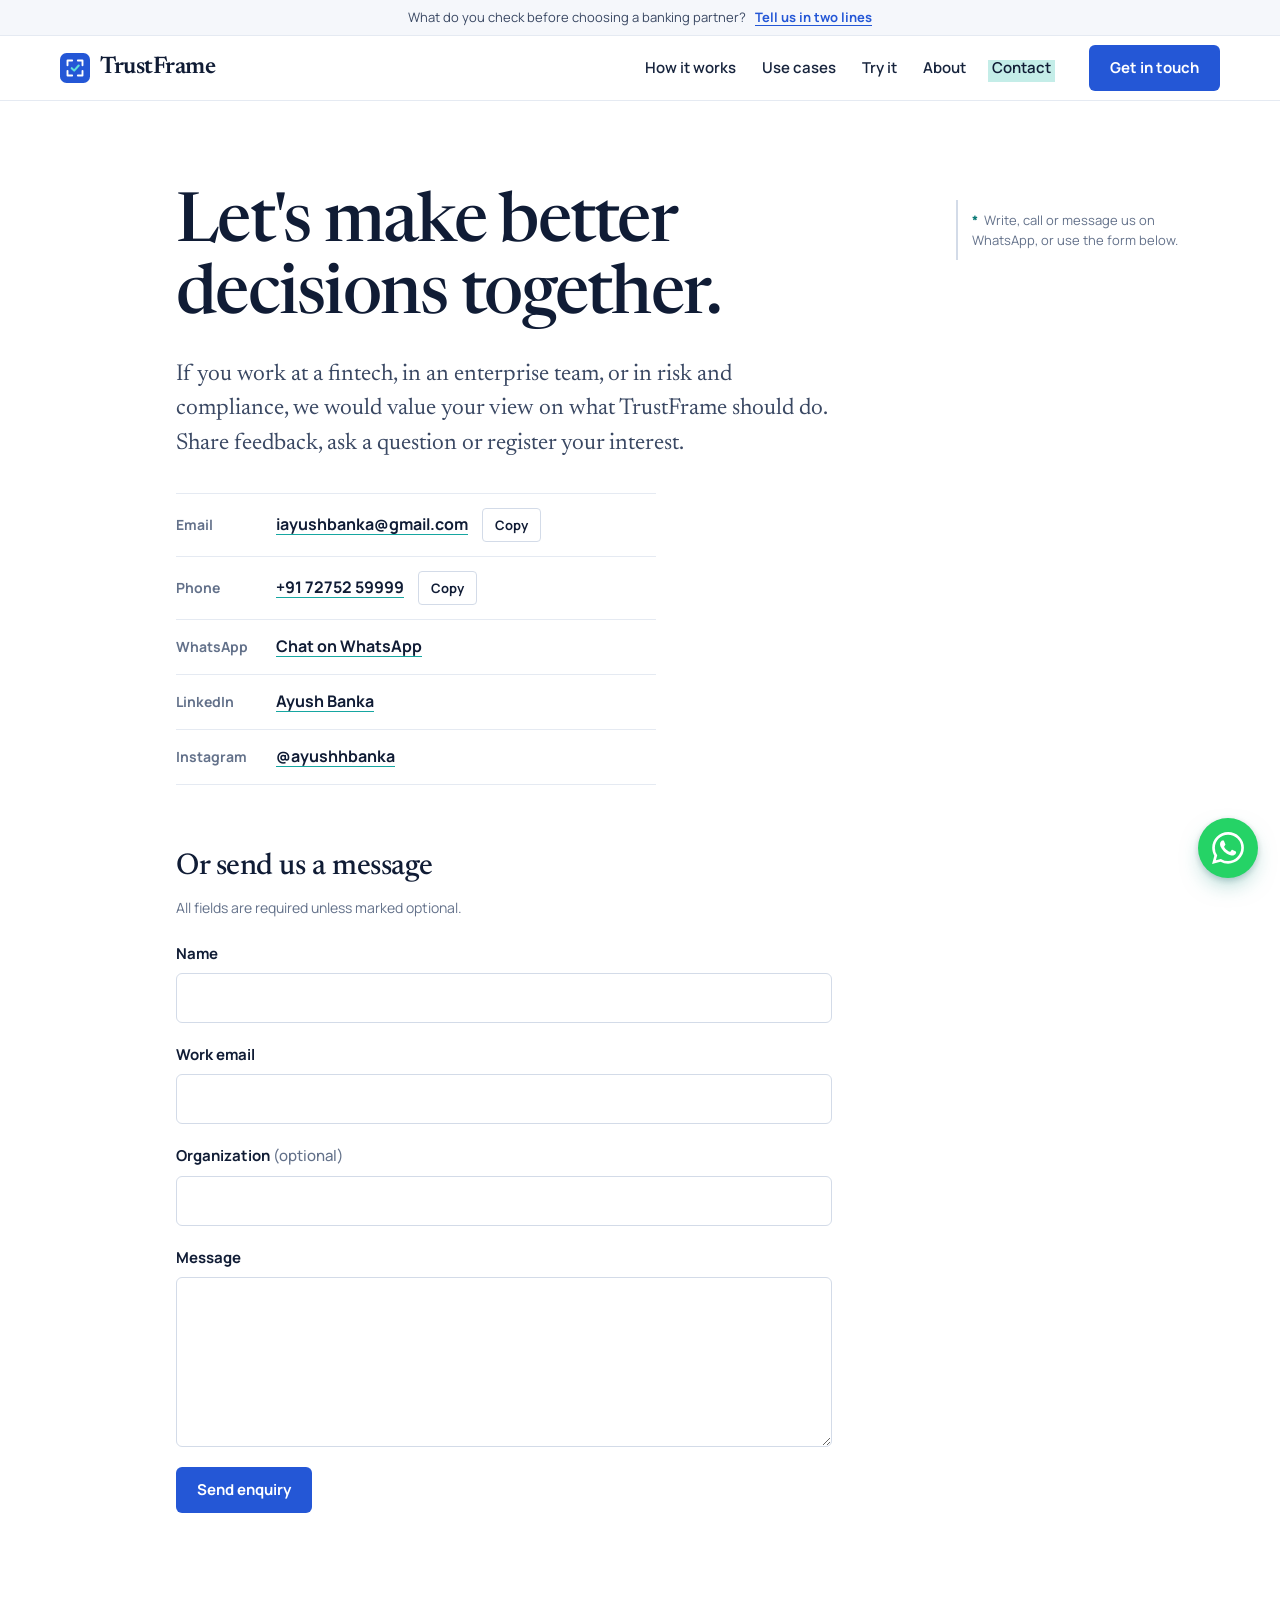
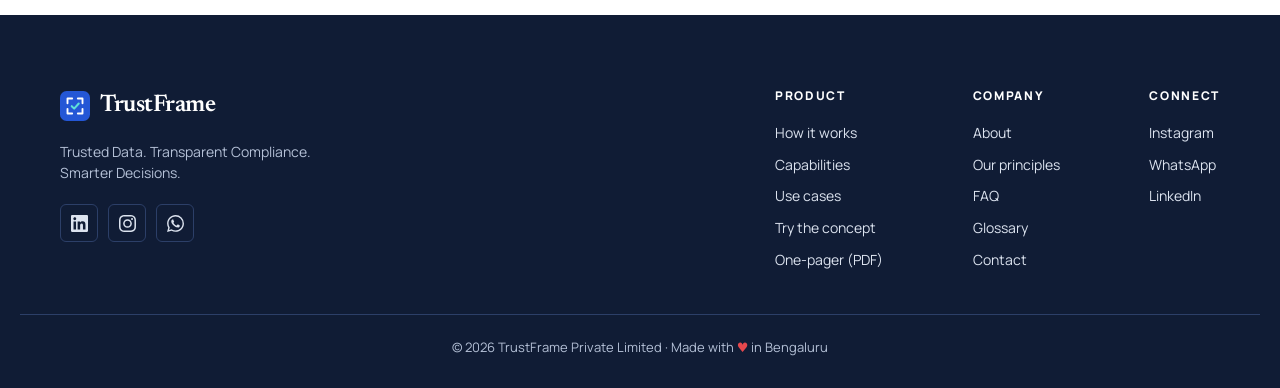
<file: contact/index.html>
<!doctype html>
<html lang="en">
<head>
<meta charset="utf-8">
<meta name="viewport" content="width=device-width, initial-scale=1, viewport-fit=cover">
<title>Contact | TrustFrame</title>
<meta name="description" content="Share feedback, ask a question or register your interest in TrustFrame by email, phone, WhatsApp or the contact form.">
<link rel="canonical" href="https://ayush-banka.github.io/trustframe/contact/">
<meta name="theme-color" content="#101C35">
<meta property="og:title" content="Contact | TrustFrame">
<meta property="og:description" content="Share feedback, ask a question or register your interest in TrustFrame by email, phone, WhatsApp or the contact form.">
<meta property="og:type" content="website">
<meta property="og:site_name" content="TrustFrame">
<meta property="og:url" content="https://ayush-banka.github.io/trustframe/contact/">
<meta property="og:image" content="https://ayush-banka.github.io/trustframe/og-image.png">
<meta property="og:image:width" content="1200">
<meta property="og:image:height" content="630">
<meta property="og:image:alt" content="TrustFrame: Confidence begins with clearer data. Regulatory intelligence for better banking-partner decisions.">
<meta name="twitter:card" content="summary_large_image">
<meta name="twitter:title" content="Contact | TrustFrame">
<meta name="twitter:description" content="Share feedback, ask a question or register your interest in TrustFrame by email, phone, WhatsApp or the contact form.">
<meta name="twitter:image" content="https://ayush-banka.github.io/trustframe/og-image.png">
<link rel="icon" href="../favicon.svg" type="image/svg+xml">
<link rel="apple-touch-icon" href="../apple-touch-icon.png">
<link rel="manifest" href="../site.webmanifest">
<meta name="apple-mobile-web-app-title" content="TrustFrame">
<link rel="preconnect" href="https://fonts.googleapis.com">
<link rel="preconnect" href="https://fonts.gstatic.com" crossorigin>
<link rel="stylesheet" href="https://fonts.googleapis.com/css2?family=Manrope:wght@500;600;700;800&family=Newsreader:ital,opsz,wght@0,6..72,400;0,6..72,500;0,6..72,600;1,6..72,400&display=swap">
<link rel="stylesheet" href="../styles.css">
</head>
<body data-page="contact">
<a class="skip-link" href="#main">Skip to content</a>

  <div class="status-strip">
    <div class="wrap status-inner">
      <p>What do you check before choosing a banking partner? <a class="status-link" href="#form-title">Tell us in two lines</a></p>
    </div>
  </div>

  <header class="site-header" data-header>
    <div class="wrap header-inner">
      <a class="brand" href="../" aria-label="TrustFrame home">
        <svg class="brand-mark" viewBox="0 0 32 32" aria-hidden="true" focusable="false"><rect width="32" height="32" rx="7" fill="#2457D6"/><path d="M8 13V8h5M19 8h5v5M24 19v5h-5M13 24H8v-5" fill="none" stroke="#fff" stroke-width="2" stroke-linecap="round" stroke-linejoin="round"/><path d="m12.5 16.2 2.6 2.6 4.9-5.4" fill="none" stroke="#5EE0D9" stroke-width="2.2" stroke-linecap="round" stroke-linejoin="round"/></svg>
        <span class="brand-name">TrustFrame</span>
      </a>
      <nav aria-label="Main">
        <ul class="nav-list" id="nav-menu">
          <li><a href="../how-it-works/">How it works</a></li>
          <li><a href="../use-cases/">Use cases</a></li>
          <li><a href="../try/">Try it</a></li>
          <li><a href="../about/">About</a></li>
          <li><a href="../contact/" aria-current="page">Contact</a></li>
          <li class="nav-cta-mobile"><a class="btn btn-primary" href="../contact/">Get in touch</a></li>
        </ul>
      </nav>
      <a class="btn btn-primary header-cta" href="../contact/">Get in touch</a>
      <button class="menu-toggle" type="button" aria-expanded="false" aria-controls="nav-menu" data-menu-toggle>Menu</button>
    </div>
  </header>

  <main id="main" tabindex="-1">
    <section class="page-head" aria-labelledby="contact-title">
      <div class="wrap row">
        <div class="body">
          <h1 id="contact-title" tabindex="-1">Let's make better decisions together.</h1>
          <p class="lead">If you work at a fintech, in an enterprise team, or in risk and compliance, we would value your view on what TrustFrame should do. Share feedback, ask a question or register your interest.</p>
          <dl class="contact-details">
            <div>
              <dt>Email</dt>
              <dd><a class="contact-value" href="mailto:iayushbanka@gmail.com">iayushbanka@gmail.com</a><button type="button" class="copy-btn" data-copy="iayushbanka@gmail.com" aria-label="Copy email address">Copy</button></dd>
            </div>
            <div>
              <dt>Phone</dt>
              <dd><a class="contact-value" href="tel:+917275259999">+91 72752 59999</a><button type="button" class="copy-btn" data-copy="+91 72752 59999" aria-label="Copy phone number">Copy</button></dd>
            </div>
            <div>
              <dt>WhatsApp</dt>
              <dd><a href="https://wa.me/917275259999?text=Hi%2C%20I%27d%20like%20to%20know%20more%20about%20TrustFrame." target="_blank" rel="noopener">Chat on WhatsApp</a></dd>
            </div>
            <div>
              <dt>LinkedIn</dt>
              <dd><a href="https://www.linkedin.com/in/ayush-banka/" target="_blank" rel="noopener">Ayush Banka</a></dd>
            </div>
            <div>
              <dt>Instagram</dt>
              <dd><a href="https://www.instagram.com/ayushhbanka/" target="_blank" rel="noopener">@ayushhbanka</a></dd>
            </div>
          </dl>
        </div>
        <div class="notes">
          <p class="note"><span class="note-num">*</span>Write, call or message us on WhatsApp, or use the form below.</p>
        </div>
      </div>
    </section>
    <section class="form-section" aria-labelledby="form-title">
      <div class="wrap row">
        <div class="body">
          <h2 id="form-title" class="form-title">Or send us a message</h2>
          <form class="contact-form" method="POST" novalidate data-contact-form>
            <p class="form-hint">All fields are required unless marked optional.</p>
            <noscript><p class="form-hint">This form needs JavaScript. You can email us at iayushbanka@gmail.com instead.</p></noscript>

            <input type="hidden" name="_subject" value="New TrustFrame enquiry">
            <div class="hp" aria-hidden="true">
              <label for="f-gotcha">Leave this field empty</label>
              <input id="f-gotcha" type="text" name="_gotcha" tabindex="-1" autocomplete="off">
            </div>

            <div class="field">
              <label for="f-name">Name</label>
              <input id="f-name" name="name" type="text" autocomplete="name" required aria-describedby="f-name-error">
              <p class="field-error" id="f-name-error" hidden></p>
            </div>

            <div class="field">
              <label for="f-email">Work email</label>
              <input id="f-email" name="email" type="email" autocomplete="email" inputmode="email" required aria-describedby="f-email-error">
              <p class="field-error" id="f-email-error" hidden></p>
            </div>

            <div class="field">
              <label for="f-org">Organization <span class="optional">(optional)</span></label>
              <input id="f-org" name="organization" type="text" autocomplete="organization">
            </div>

            <div class="field">
              <label for="f-message">Message</label>
              <textarea id="f-message" name="message" rows="6" required aria-describedby="f-message-error"></textarea>
              <p class="field-error" id="f-message-error" hidden></p>
            </div>

            <button class="btn btn-primary" type="submit">Send enquiry</button>

            <div class="form-status" role="status" aria-live="polite" data-form-status hidden></div>
          </form>
        </div>
      </div>
    </section>
    
  </main>

  <footer class="site-footer">
    <div class="wrap footer-top">
      <div class="footer-brand">
        <a class="brand" href="../" aria-label="TrustFrame home">
          <svg class="brand-mark" viewBox="0 0 32 32" aria-hidden="true" focusable="false"><rect width="32" height="32" rx="7" fill="#2457D6"/><path d="M8 13V8h5M19 8h5v5M24 19v5h-5M13 24H8v-5" fill="none" stroke="#fff" stroke-width="2" stroke-linecap="round" stroke-linejoin="round"/><path d="m12.5 16.2 2.6 2.6 4.9-5.4" fill="none" stroke="#5EE0D9" stroke-width="2.2" stroke-linecap="round" stroke-linejoin="round"/></svg>
          <span class="brand-name">TrustFrame</span>
        </a>
        <p class="footer-tagline">Trusted Data. Transparent Compliance. Smarter Decisions.</p>
        <ul class="footer-social">
          <li><a href="https://www.linkedin.com/in/ayush-banka/" target="_blank" rel="noopener" aria-label="Ayush Banka on LinkedIn" title="LinkedIn"><svg viewBox="0 0 24 24" aria-hidden="true" focusable="false"><path d="M20.447 20.452h-3.554v-5.569c0-1.328-.027-3.037-1.852-3.037-1.853 0-2.136 1.445-2.136 2.939v5.667H9.351V9h3.414v1.561h.046c.477-.9 1.637-1.85 3.37-1.85 3.601 0 4.267 2.37 4.267 5.455v6.286zM5.337 7.433c-1.144 0-2.063-.926-2.063-2.065 0-1.138.92-2.063 2.063-2.063 1.14 0 2.064.925 2.064 2.063 0 1.139-.925 2.065-2.064 2.065zm1.782 13.019H3.555V9h3.564v11.452zM22.225 0H1.771C.792 0 0 .774 0 1.729v20.542C0 23.227.792 24 1.771 24h20.451C23.2 24 24 23.227 24 22.271V1.729C24 .774 23.2 0 22.222 0h.003z"/></svg></a></li>
          <li><a href="https://www.instagram.com/ayushhbanka/" target="_blank" rel="noopener" aria-label="Ayush Banka on Instagram" title="Instagram"><svg viewBox="0 0 24 24" aria-hidden="true" focusable="false"><path d="M7.0301.084c-1.2768.0602-2.1487.264-2.911.5634-.7888.3075-1.4575.72-2.1228 1.3877-.6652.6677-1.075 1.3368-1.3802 2.127-.2954.7638-.4956 1.6365-.552 2.914-.0564 1.2775-.0689 1.6882-.0626 4.947.0062 3.2586.0206 3.6671.0825 4.9473.061 1.2765.264 2.1482.5635 2.9107.308.7889.72 1.4573 1.388 2.1228.6679.6655 1.3365 1.0743 2.1285 1.38.7632.295 1.6361.4961 2.9134.552 1.2773.056 1.6884.069 4.9462.0627 3.2578-.0062 3.668-.0207 4.9478-.0814 1.28-.0607 2.147-.2652 2.9098-.5633.7889-.3086 1.4578-.72 2.1228-1.3881.665-.6682 1.0745-1.3378 1.3795-2.1284.2957-.7632.4966-1.636.552-2.9124.056-1.2809.0692-1.6898.063-4.948-.0063-3.2583-.021-3.6668-.0817-4.9465-.0607-1.2797-.264-2.1487-.5633-2.9117-.3084-.7889-.72-1.4568-1.3876-2.1228C21.2982 1.33 20.628.9208 19.8378.6165 19.074.321 18.2017.1197 16.9244.0645 15.6471.0093 15.236-.005 11.977.0014 8.718.0076 8.31.0215 7.0301.0839m.1402 21.6932c-1.17-.0509-1.8053-.2453-2.2287-.408-.5606-.216-.96-.4771-1.3819-.895-.422-.4178-.6811-.8186-.9-1.378-.1644-.4234-.3624-1.058-.4171-2.228-.0595-1.2645-.072-1.6442-.079-4.848-.007-3.2037.0053-3.583.0607-4.848.05-1.169.2456-1.805.408-2.2282.216-.5613.4762-.96.895-1.3816.4188-.4217.8184-.6814 1.3783-.9003.423-.1651 1.0575-.3614 2.227-.4171 1.2655-.06 1.6447-.072 4.848-.079 3.2033-.007 3.5835.005 4.8495.0608 1.169.0508 1.8053.2445 2.228.408.5608.216.96.4754 1.3816.895.4217.4194.6816.8176.9005 1.3787.1653.4217.3617 1.056.4169 2.2263.0602 1.2655.0739 1.645.0796 4.848.0058 3.203-.0055 3.5834-.061 4.848-.051 1.17-.245 1.8055-.408 2.2294-.216.5604-.4763.96-.8954 1.3814-.419.4215-.8181.6811-1.3783.9-.4224.1649-1.0577.3617-2.2262.4174-1.2656.0595-1.6448.072-4.8493.079-3.2045.007-3.5825-.006-4.848-.0608M16.953 5.5864A1.44 1.44 0 1 0 18.39 4.144a1.44 1.44 0 0 0-1.437 1.4424M5.8385 12.012c.0067 3.4032 2.7706 6.1557 6.173 6.1493 3.4026-.0065 6.157-2.7701 6.1506-6.1733-.0065-3.4032-2.771-6.1565-6.174-6.1498-3.403.0067-6.156 2.771-6.1496 6.1738M8 12.0077a4 4 0 1 1 4.008 3.9921A3.9996 3.9996 0 0 1 8 12.0077"/></svg></a></li>
          <li><a href="https://wa.me/917275259999?text=Hi%2C%20I%27d%20like%20to%20know%20more%20about%20TrustFrame." target="_blank" rel="noopener" aria-label="Chat with us on WhatsApp" title="WhatsApp"><svg viewBox="0 0 24 24" aria-hidden="true" focusable="false"><path d="M17.472 14.382c-.297-.149-1.758-.867-2.03-.967-.273-.099-.471-.148-.67.15-.197.297-.767.966-.94 1.164-.173.199-.347.223-.644.075-.297-.15-1.255-.463-2.39-1.475-.883-.788-1.48-1.761-1.653-2.059-.173-.297-.018-.458.13-.606.134-.133.298-.347.446-.52.149-.174.198-.298.298-.497.099-.198.05-.371-.025-.52-.075-.149-.669-1.612-.916-2.207-.242-.579-.487-.5-.669-.51-.173-.008-.371-.01-.57-.01-.198 0-.52.074-.792.372-.272.297-1.04 1.016-1.04 2.479 0 1.462 1.065 2.875 1.213 3.074.149.198 2.096 3.2 5.077 4.487.709.306 1.262.489 1.694.625.712.227 1.36.195 1.871.118.571-.085 1.758-.719 2.006-1.413.248-.694.248-1.289.173-1.413-.074-.124-.272-.198-.57-.347m-5.421 7.403h-.004a9.87 9.87 0 01-5.031-1.378l-.361-.214-3.741.982.998-3.648-.235-.374a9.86 9.86 0 01-1.51-5.26c.001-5.45 4.436-9.884 9.888-9.884 2.64 0 5.122 1.03 6.988 2.898a9.825 9.825 0 012.893 6.994c-.003 5.45-4.437 9.884-9.885 9.884m8.413-18.297A11.815 11.815 0 0012.05 0C5.495 0 .16 5.335.157 11.892c0 2.096.547 4.142 1.588 5.945L.057 24l6.305-1.654a11.882 11.882 0 005.683 1.448h.005c6.554 0 11.89-5.335 11.893-11.893a11.821 11.821 0 00-3.48-8.413Z"/></svg></a></li>
        </ul>
      </div>
      <nav class="footer-col" aria-labelledby="fh-product">
        <p class="footer-head" id="fh-product">Product</p>
        <ul>
          <li><a href="../how-it-works/">How it works</a></li>
          <li><a href="../how-it-works/#capabilities">Capabilities</a></li>
          <li><a href="../use-cases/">Use cases</a></li>
          <li><a href="../try/">Try the concept</a></li>
          <li><a href="../trustframe-one-pager.pdf" download>One-pager (PDF)</a></li>
        </ul>
      </nav>
      <nav class="footer-col" aria-labelledby="fh-company">
        <p class="footer-head" id="fh-company">Company</p>
        <ul>
          <li><a href="../about/">About</a></li>
          <li><a href="../about/#principles-title">Our principles</a></li>
          <li><a href="../about/#faq">FAQ</a></li>
          <li><a href="../glossary/">Glossary</a></li>
          <li><a href="../contact/">Contact</a></li>
        </ul>
      </nav>
      <nav class="footer-col" aria-labelledby="fh-connect">
        <p class="footer-head" id="fh-connect">Connect</p>
        <ul>
          <li><a href="https://www.instagram.com/ayushhbanka/" target="_blank" rel="noopener">Instagram</a></li>
          <li><a href="https://wa.me/917275259999?text=Hi%2C%20I%27d%20like%20to%20know%20more%20about%20TrustFrame." target="_blank" rel="noopener">WhatsApp</a></li>
          <li><a href="https://www.linkedin.com/in/ayush-banka/" target="_blank" rel="noopener">LinkedIn</a></li>
        </ul>
      </nav>
    </div>
    <div class="wrap footer-bottom">
      <p>&copy; <span data-year>2026</span> TrustFrame Private Limited &middot; Made with <span class="heart" role="img" aria-label="love">&hearts;</span> in Bengaluru</p>
    </div>
  </footer>

  <a class="wa-float" href="https://wa.me/917275259999?text=Hi%2C%20I%27d%20like%20to%20know%20more%20about%20TrustFrame." target="_blank" rel="noopener" aria-label="Chat with us on WhatsApp" data-wa>
    <span class="wa-label" aria-hidden="true">Chat on WhatsApp<small>+91 72752 59999</small></span>
    <span class="wa-btn"><svg viewBox="0 0 24 24" aria-hidden="true" focusable="false"><path d="M17.472 14.382c-.297-.149-1.758-.867-2.03-.967-.273-.099-.471-.148-.67.15-.197.297-.767.966-.94 1.164-.173.199-.347.223-.644.075-.297-.15-1.255-.463-2.39-1.475-.883-.788-1.48-1.761-1.653-2.059-.173-.297-.018-.458.13-.606.134-.133.298-.347.446-.52.149-.174.198-.298.298-.497.099-.198.05-.371-.025-.52-.075-.149-.669-1.612-.916-2.207-.242-.579-.487-.5-.669-.51-.173-.008-.371-.01-.57-.01-.198 0-.52.074-.792.372-.272.297-1.04 1.016-1.04 2.479 0 1.462 1.065 2.875 1.213 3.074.149.198 2.096 3.2 5.077 4.487.709.306 1.262.489 1.694.625.712.227 1.36.195 1.871.118.571-.085 1.758-.719 2.006-1.413.248-.694.248-1.289.173-1.413-.074-.124-.272-.198-.57-.347m-5.421 7.403h-.004a9.87 9.87 0 01-5.031-1.378l-.361-.214-3.741.982.998-3.648-.235-.374a9.86 9.86 0 01-1.51-5.26c.001-5.45 4.436-9.884 9.888-9.884 2.64 0 5.122 1.03 6.988 2.898a9.825 9.825 0 012.893 6.994c-.003 5.45-4.437 9.884-9.885 9.884m8.413-18.297A11.815 11.815 0 0012.05 0C5.495 0 .16 5.335.157 11.892c0 2.096.547 4.142 1.588 5.945L.057 24l6.305-1.654a11.882 11.882 0 005.683 1.448h.005c6.554 0 11.89-5.335 11.893-11.893a11.821 11.821 0 00-3.48-8.413Z"/></svg></span>
  </a>

<script src="../site.js"></script>
</body>
</html>
</file>
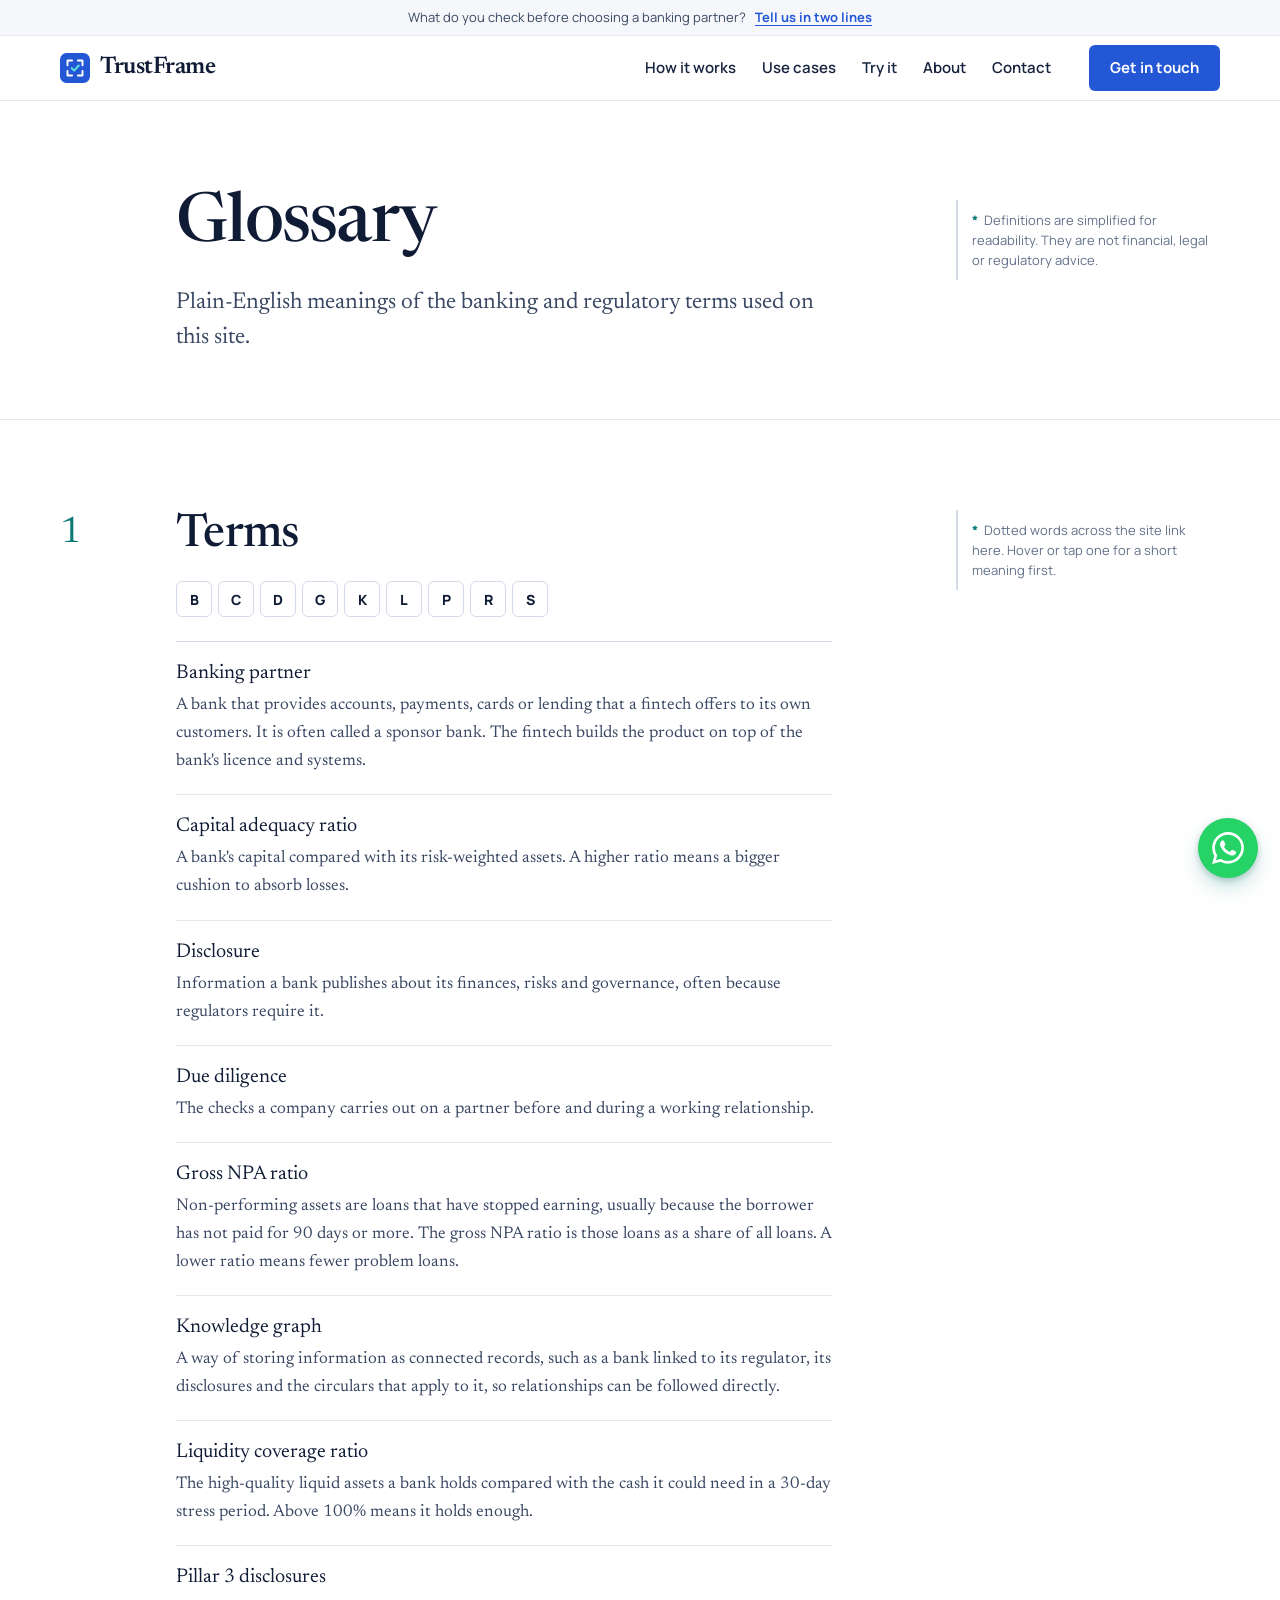
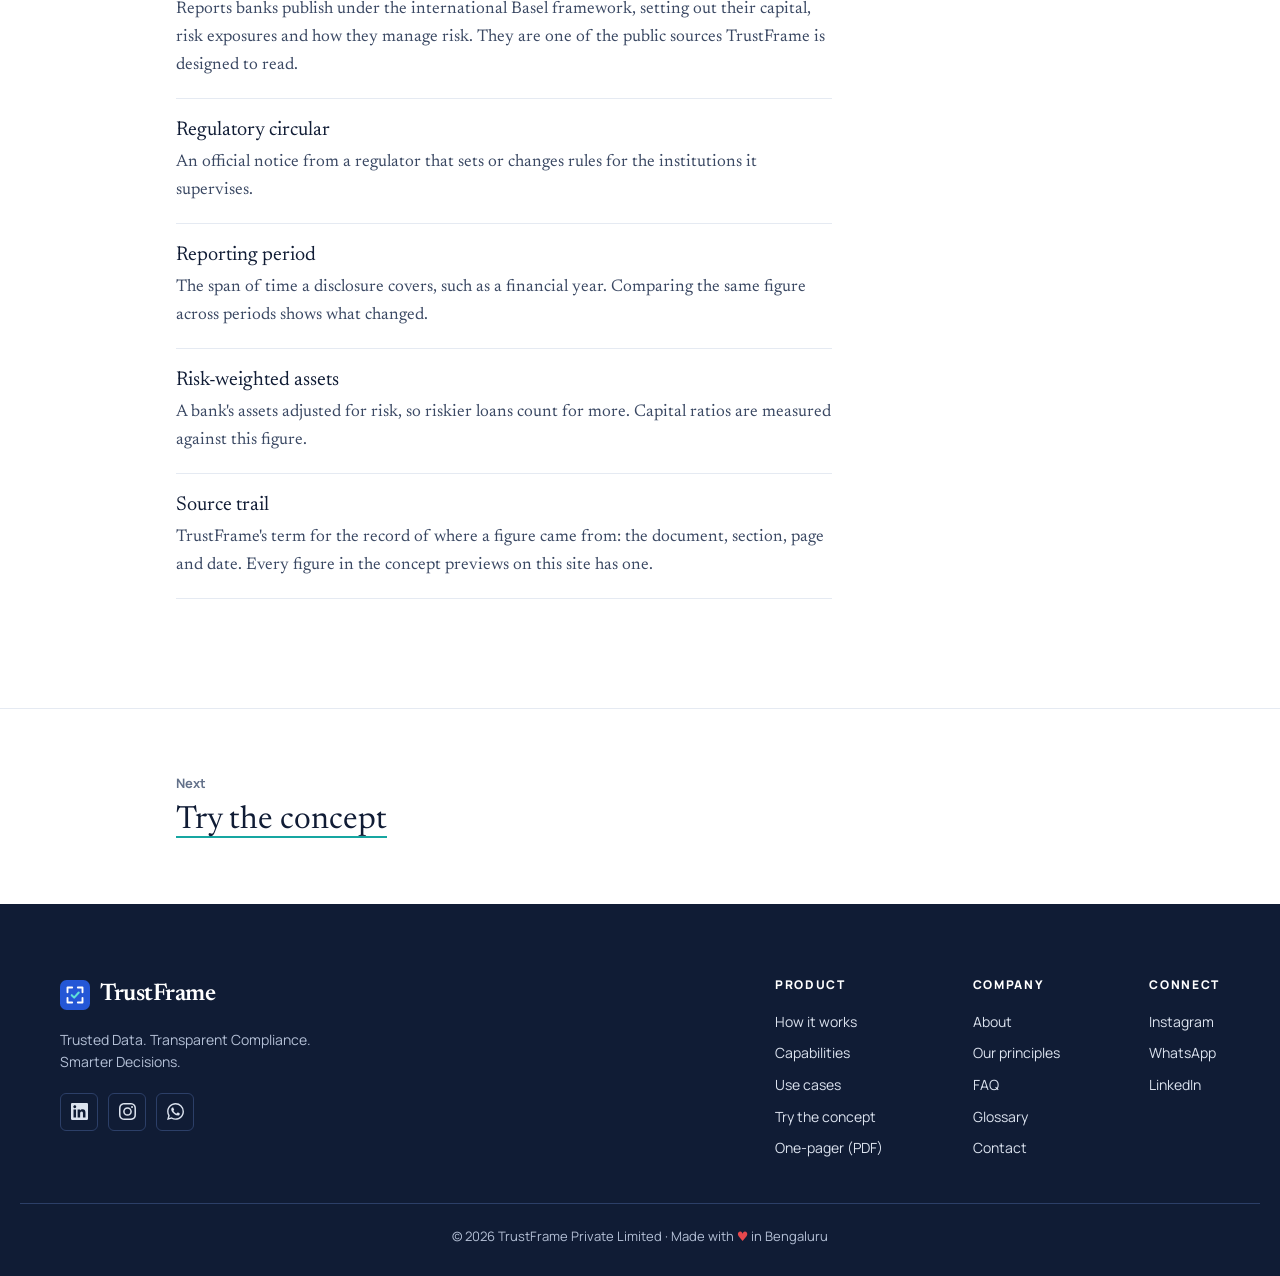
<file: glossary/index.html>
<!doctype html>
<html lang="en">
<head>
<meta charset="utf-8">
<meta name="viewport" content="width=device-width, initial-scale=1, viewport-fit=cover">
<title>Glossary | TrustFrame</title>
<meta name="description" content="Plain-English meanings of the banking and regulatory terms used on the TrustFrame site, from capital adequacy ratio to source trail.">
<link rel="canonical" href="https://ayush-banka.github.io/trustframe/glossary/">
<meta name="theme-color" content="#101C35">
<meta property="og:title" content="Glossary | TrustFrame">
<meta property="og:description" content="Plain-English meanings of the banking and regulatory terms used on the TrustFrame site, from capital adequacy ratio to source trail.">
<meta property="og:type" content="website">
<meta property="og:site_name" content="TrustFrame">
<meta property="og:url" content="https://ayush-banka.github.io/trustframe/glossary/">
<meta property="og:image" content="https://ayush-banka.github.io/trustframe/og-image.png">
<meta property="og:image:width" content="1200">
<meta property="og:image:height" content="630">
<meta property="og:image:alt" content="TrustFrame: Confidence begins with clearer data. Regulatory intelligence for better banking-partner decisions.">
<meta name="twitter:card" content="summary_large_image">
<meta name="twitter:title" content="Glossary | TrustFrame">
<meta name="twitter:description" content="Plain-English meanings of the banking and regulatory terms used on the TrustFrame site, from capital adequacy ratio to source trail.">
<meta name="twitter:image" content="https://ayush-banka.github.io/trustframe/og-image.png">
<link rel="icon" href="../favicon.svg" type="image/svg+xml">
<link rel="apple-touch-icon" href="../apple-touch-icon.png">
<link rel="manifest" href="../site.webmanifest">
<meta name="apple-mobile-web-app-title" content="TrustFrame">
<link rel="preconnect" href="https://fonts.googleapis.com">
<link rel="preconnect" href="https://fonts.gstatic.com" crossorigin>
<link rel="stylesheet" href="https://fonts.googleapis.com/css2?family=Manrope:wght@500;600;700;800&family=Newsreader:ital,opsz,wght@0,6..72,400;0,6..72,500;0,6..72,600;1,6..72,400&display=swap">
<link rel="stylesheet" href="../styles.css">
</head>
<body data-page="glossary">
<a class="skip-link" href="#main">Skip to content</a>

  <div class="status-strip">
    <div class="wrap status-inner">
      <p>What do you check before choosing a banking partner? <a class="status-link" href="../contact/#form-title">Tell us in two lines</a></p>
    </div>
  </div>

  <header class="site-header" data-header>
    <div class="wrap header-inner">
      <a class="brand" href="../" aria-label="TrustFrame home">
        <svg class="brand-mark" viewBox="0 0 32 32" aria-hidden="true" focusable="false"><rect width="32" height="32" rx="7" fill="#2457D6"/><path d="M8 13V8h5M19 8h5v5M24 19v5h-5M13 24H8v-5" fill="none" stroke="#fff" stroke-width="2" stroke-linecap="round" stroke-linejoin="round"/><path d="m12.5 16.2 2.6 2.6 4.9-5.4" fill="none" stroke="#5EE0D9" stroke-width="2.2" stroke-linecap="round" stroke-linejoin="round"/></svg>
        <span class="brand-name">TrustFrame</span>
      </a>
      <nav aria-label="Main">
        <ul class="nav-list" id="nav-menu">
          <li><a href="../how-it-works/">How it works</a></li>
          <li><a href="../use-cases/">Use cases</a></li>
          <li><a href="../try/">Try it</a></li>
          <li><a href="../about/">About</a></li>
          <li><a href="../contact/">Contact</a></li>
          <li class="nav-cta-mobile"><a class="btn btn-primary" href="../contact/">Get in touch</a></li>
        </ul>
      </nav>
      <a class="btn btn-primary header-cta" href="../contact/">Get in touch</a>
      <button class="menu-toggle" type="button" aria-expanded="false" aria-controls="nav-menu" data-menu-toggle>Menu</button>
    </div>
  </header>

  <main id="main" tabindex="-1">
    <section class="page-head" aria-labelledby="glossary-title">
      <div class="wrap row">
        <div class="body">
          <h1 id="glossary-title" tabindex="-1">Glossary</h1>
          <p class="lead">Plain-English meanings of the banking and regulatory terms used on this site.</p>
        </div>
        <div class="notes">
          <p class="note"><span class="note-num">*</span>Definitions are simplified for readability. They are not financial, legal or regulatory advice.</p>
        </div>
      </div>
    </section>

    <section class="section" aria-labelledby="terms-title">
      <div class="wrap row">
        <p class="num" aria-hidden="true">1</p>
        <div class="body">
          <h2 id="terms-title">Terms</h2>
          <nav class="gl-index" aria-label="Jump to letter"><a href="#g-banking-partner" aria-label="Terms starting with B">B</a><a href="#g-car" aria-label="Terms starting with C">C</a><a href="#g-disclosure" aria-label="Terms starting with D">D</a><a href="#g-gnpa" aria-label="Terms starting with G">G</a><a href="#g-knowledge-graph" aria-label="Terms starting with K">K</a><a href="#g-lcr" aria-label="Terms starting with L">L</a><a href="#g-pillar-3" aria-label="Terms starting with P">P</a><a href="#g-circular" aria-label="Terms starting with R">R</a><a href="#g-source-trail" aria-label="Terms starting with S">S</a></nav>
          <dl class="glossary">
            <div class="gl-entry" id="g-banking-partner"><dt>Banking partner</dt><dd>A bank that provides accounts, payments, cards or lending that a fintech offers to its own customers. It is often called a sponsor bank. The fintech builds the product on top of the bank&#x27;s licence and systems.</dd></div>
            <div class="gl-entry" id="g-car"><dt>Capital adequacy ratio</dt><dd>A bank&#x27;s capital compared with its risk-weighted assets. A higher ratio means a bigger cushion to absorb losses.</dd></div>
            <div class="gl-entry" id="g-disclosure"><dt>Disclosure</dt><dd>Information a bank publishes about its finances, risks and governance, often because regulators require it.</dd></div>
            <div class="gl-entry" id="g-due-diligence"><dt>Due diligence</dt><dd>The checks a company carries out on a partner before and during a working relationship.</dd></div>
            <div class="gl-entry" id="g-gnpa"><dt>Gross NPA ratio</dt><dd>Non-performing assets are loans that have stopped earning, usually because the borrower has not paid for 90 days or more. The gross NPA ratio is those loans as a share of all loans. A lower ratio means fewer problem loans.</dd></div>
            <div class="gl-entry" id="g-knowledge-graph"><dt>Knowledge graph</dt><dd>A way of storing information as connected records, such as a bank linked to its regulator, its disclosures and the circulars that apply to it, so relationships can be followed directly.</dd></div>
            <div class="gl-entry" id="g-lcr"><dt>Liquidity coverage ratio</dt><dd>The high-quality liquid assets a bank holds compared with the cash it could need in a 30-day stress period. Above 100% means it holds enough.</dd></div>
            <div class="gl-entry" id="g-pillar-3"><dt>Pillar 3 disclosures</dt><dd>Reports banks publish under the international Basel framework, setting out their capital, risk exposures and how they manage risk. They are one of the public sources TrustFrame is designed to read.</dd></div>
            <div class="gl-entry" id="g-circular"><dt>Regulatory circular</dt><dd>An official notice from a regulator that sets or changes rules for the institutions it supervises.</dd></div>
            <div class="gl-entry" id="g-reporting-period"><dt>Reporting period</dt><dd>The span of time a disclosure covers, such as a financial year. Comparing the same figure across periods shows what changed.</dd></div>
            <div class="gl-entry" id="g-rwa"><dt>Risk-weighted assets</dt><dd>A bank&#x27;s assets adjusted for risk, so riskier loans count for more. Capital ratios are measured against this figure.</dd></div>
            <div class="gl-entry" id="g-source-trail"><dt>Source trail</dt><dd>TrustFrame&#x27;s term for the record of where a figure came from: the document, section, page and date. Every figure in the concept previews on this site has one.</dd></div>
          </dl>
        </div>
        <div class="notes">
          <p class="note"><span class="note-num">*</span>Dotted words across the site link here. Hover or tap one for a short meaning first.</p>
        </div>
      </div>
    </section>

    <nav class="next" aria-label="Next page">
      <div class="wrap row">
        <div class="body">
          <p class="next-label">Next</p>
          <a href="../try/">Try the concept</a>
        </div>
      </div>
    </nav>
  </main>

  <footer class="site-footer">
    <div class="wrap footer-top">
      <div class="footer-brand">
        <a class="brand" href="../" aria-label="TrustFrame home">
          <svg class="brand-mark" viewBox="0 0 32 32" aria-hidden="true" focusable="false"><rect width="32" height="32" rx="7" fill="#2457D6"/><path d="M8 13V8h5M19 8h5v5M24 19v5h-5M13 24H8v-5" fill="none" stroke="#fff" stroke-width="2" stroke-linecap="round" stroke-linejoin="round"/><path d="m12.5 16.2 2.6 2.6 4.9-5.4" fill="none" stroke="#5EE0D9" stroke-width="2.2" stroke-linecap="round" stroke-linejoin="round"/></svg>
          <span class="brand-name">TrustFrame</span>
        </a>
        <p class="footer-tagline">Trusted Data. Transparent Compliance. Smarter Decisions.</p>
        <ul class="footer-social">
          <li><a href="https://www.linkedin.com/in/ayush-banka/" target="_blank" rel="noopener" aria-label="Ayush Banka on LinkedIn" title="LinkedIn"><svg viewBox="0 0 24 24" aria-hidden="true" focusable="false"><path d="M20.447 20.452h-3.554v-5.569c0-1.328-.027-3.037-1.852-3.037-1.853 0-2.136 1.445-2.136 2.939v5.667H9.351V9h3.414v1.561h.046c.477-.9 1.637-1.85 3.37-1.85 3.601 0 4.267 2.37 4.267 5.455v6.286zM5.337 7.433c-1.144 0-2.063-.926-2.063-2.065 0-1.138.92-2.063 2.063-2.063 1.14 0 2.064.925 2.064 2.063 0 1.139-.925 2.065-2.064 2.065zm1.782 13.019H3.555V9h3.564v11.452zM22.225 0H1.771C.792 0 0 .774 0 1.729v20.542C0 23.227.792 24 1.771 24h20.451C23.2 24 24 23.227 24 22.271V1.729C24 .774 23.2 0 22.222 0h.003z"/></svg></a></li>
          <li><a href="https://www.instagram.com/ayushhbanka/" target="_blank" rel="noopener" aria-label="Ayush Banka on Instagram" title="Instagram"><svg viewBox="0 0 24 24" aria-hidden="true" focusable="false"><path d="M7.0301.084c-1.2768.0602-2.1487.264-2.911.5634-.7888.3075-1.4575.72-2.1228 1.3877-.6652.6677-1.075 1.3368-1.3802 2.127-.2954.7638-.4956 1.6365-.552 2.914-.0564 1.2775-.0689 1.6882-.0626 4.947.0062 3.2586.0206 3.6671.0825 4.9473.061 1.2765.264 2.1482.5635 2.9107.308.7889.72 1.4573 1.388 2.1228.6679.6655 1.3365 1.0743 2.1285 1.38.7632.295 1.6361.4961 2.9134.552 1.2773.056 1.6884.069 4.9462.0627 3.2578-.0062 3.668-.0207 4.9478-.0814 1.28-.0607 2.147-.2652 2.9098-.5633.7889-.3086 1.4578-.72 2.1228-1.3881.665-.6682 1.0745-1.3378 1.3795-2.1284.2957-.7632.4966-1.636.552-2.9124.056-1.2809.0692-1.6898.063-4.948-.0063-3.2583-.021-3.6668-.0817-4.9465-.0607-1.2797-.264-2.1487-.5633-2.9117-.3084-.7889-.72-1.4568-1.3876-2.1228C21.2982 1.33 20.628.9208 19.8378.6165 19.074.321 18.2017.1197 16.9244.0645 15.6471.0093 15.236-.005 11.977.0014 8.718.0076 8.31.0215 7.0301.0839m.1402 21.6932c-1.17-.0509-1.8053-.2453-2.2287-.408-.5606-.216-.96-.4771-1.3819-.895-.422-.4178-.6811-.8186-.9-1.378-.1644-.4234-.3624-1.058-.4171-2.228-.0595-1.2645-.072-1.6442-.079-4.848-.007-3.2037.0053-3.583.0607-4.848.05-1.169.2456-1.805.408-2.2282.216-.5613.4762-.96.895-1.3816.4188-.4217.8184-.6814 1.3783-.9003.423-.1651 1.0575-.3614 2.227-.4171 1.2655-.06 1.6447-.072 4.848-.079 3.2033-.007 3.5835.005 4.8495.0608 1.169.0508 1.8053.2445 2.228.408.5608.216.96.4754 1.3816.895.4217.4194.6816.8176.9005 1.3787.1653.4217.3617 1.056.4169 2.2263.0602 1.2655.0739 1.645.0796 4.848.0058 3.203-.0055 3.5834-.061 4.848-.051 1.17-.245 1.8055-.408 2.2294-.216.5604-.4763.96-.8954 1.3814-.419.4215-.8181.6811-1.3783.9-.4224.1649-1.0577.3617-2.2262.4174-1.2656.0595-1.6448.072-4.8493.079-3.2045.007-3.5825-.006-4.848-.0608M16.953 5.5864A1.44 1.44 0 1 0 18.39 4.144a1.44 1.44 0 0 0-1.437 1.4424M5.8385 12.012c.0067 3.4032 2.7706 6.1557 6.173 6.1493 3.4026-.0065 6.157-2.7701 6.1506-6.1733-.0065-3.4032-2.771-6.1565-6.174-6.1498-3.403.0067-6.156 2.771-6.1496 6.1738M8 12.0077a4 4 0 1 1 4.008 3.9921A3.9996 3.9996 0 0 1 8 12.0077"/></svg></a></li>
          <li><a href="https://wa.me/917275259999?text=Hi%2C%20I%27d%20like%20to%20know%20more%20about%20TrustFrame." target="_blank" rel="noopener" aria-label="Chat with us on WhatsApp" title="WhatsApp"><svg viewBox="0 0 24 24" aria-hidden="true" focusable="false"><path d="M17.472 14.382c-.297-.149-1.758-.867-2.03-.967-.273-.099-.471-.148-.67.15-.197.297-.767.966-.94 1.164-.173.199-.347.223-.644.075-.297-.15-1.255-.463-2.39-1.475-.883-.788-1.48-1.761-1.653-2.059-.173-.297-.018-.458.13-.606.134-.133.298-.347.446-.52.149-.174.198-.298.298-.497.099-.198.05-.371-.025-.52-.075-.149-.669-1.612-.916-2.207-.242-.579-.487-.5-.669-.51-.173-.008-.371-.01-.57-.01-.198 0-.52.074-.792.372-.272.297-1.04 1.016-1.04 2.479 0 1.462 1.065 2.875 1.213 3.074.149.198 2.096 3.2 5.077 4.487.709.306 1.262.489 1.694.625.712.227 1.36.195 1.871.118.571-.085 1.758-.719 2.006-1.413.248-.694.248-1.289.173-1.413-.074-.124-.272-.198-.57-.347m-5.421 7.403h-.004a9.87 9.87 0 01-5.031-1.378l-.361-.214-3.741.982.998-3.648-.235-.374a9.86 9.86 0 01-1.51-5.26c.001-5.45 4.436-9.884 9.888-9.884 2.64 0 5.122 1.03 6.988 2.898a9.825 9.825 0 012.893 6.994c-.003 5.45-4.437 9.884-9.885 9.884m8.413-18.297A11.815 11.815 0 0012.05 0C5.495 0 .16 5.335.157 11.892c0 2.096.547 4.142 1.588 5.945L.057 24l6.305-1.654a11.882 11.882 0 005.683 1.448h.005c6.554 0 11.89-5.335 11.893-11.893a11.821 11.821 0 00-3.48-8.413Z"/></svg></a></li>
        </ul>
      </div>
      <nav class="footer-col" aria-labelledby="fh-product">
        <p class="footer-head" id="fh-product">Product</p>
        <ul>
          <li><a href="../how-it-works/">How it works</a></li>
          <li><a href="../how-it-works/#capabilities">Capabilities</a></li>
          <li><a href="../use-cases/">Use cases</a></li>
          <li><a href="../try/">Try the concept</a></li>
          <li><a href="../trustframe-one-pager.pdf" download>One-pager (PDF)</a></li>
        </ul>
      </nav>
      <nav class="footer-col" aria-labelledby="fh-company">
        <p class="footer-head" id="fh-company">Company</p>
        <ul>
          <li><a href="../about/">About</a></li>
          <li><a href="../about/#principles-title">Our principles</a></li>
          <li><a href="../about/#faq">FAQ</a></li>
          <li><a href="../glossary/">Glossary</a></li>
          <li><a href="../contact/">Contact</a></li>
        </ul>
      </nav>
      <nav class="footer-col" aria-labelledby="fh-connect">
        <p class="footer-head" id="fh-connect">Connect</p>
        <ul>
          <li><a href="https://www.instagram.com/ayushhbanka/" target="_blank" rel="noopener">Instagram</a></li>
          <li><a href="https://wa.me/917275259999?text=Hi%2C%20I%27d%20like%20to%20know%20more%20about%20TrustFrame." target="_blank" rel="noopener">WhatsApp</a></li>
          <li><a href="https://www.linkedin.com/in/ayush-banka/" target="_blank" rel="noopener">LinkedIn</a></li>
        </ul>
      </nav>
    </div>
    <div class="wrap footer-bottom">
      <p>&copy; <span data-year>2026</span> TrustFrame Private Limited &middot; Made with <span class="heart" role="img" aria-label="love">&hearts;</span> in Bengaluru</p>
    </div>
  </footer>

  <a class="wa-float" href="https://wa.me/917275259999?text=Hi%2C%20I%27d%20like%20to%20know%20more%20about%20TrustFrame." target="_blank" rel="noopener" aria-label="Chat with us on WhatsApp" data-wa>
    <span class="wa-label" aria-hidden="true">Chat on WhatsApp<small>+91 72752 59999</small></span>
    <span class="wa-btn"><svg viewBox="0 0 24 24" aria-hidden="true" focusable="false"><path d="M17.472 14.382c-.297-.149-1.758-.867-2.03-.967-.273-.099-.471-.148-.67.15-.197.297-.767.966-.94 1.164-.173.199-.347.223-.644.075-.297-.15-1.255-.463-2.39-1.475-.883-.788-1.48-1.761-1.653-2.059-.173-.297-.018-.458.13-.606.134-.133.298-.347.446-.52.149-.174.198-.298.298-.497.099-.198.05-.371-.025-.52-.075-.149-.669-1.612-.916-2.207-.242-.579-.487-.5-.669-.51-.173-.008-.371-.01-.57-.01-.198 0-.52.074-.792.372-.272.297-1.04 1.016-1.04 2.479 0 1.462 1.065 2.875 1.213 3.074.149.198 2.096 3.2 5.077 4.487.709.306 1.262.489 1.694.625.712.227 1.36.195 1.871.118.571-.085 1.758-.719 2.006-1.413.248-.694.248-1.289.173-1.413-.074-.124-.272-.198-.57-.347m-5.421 7.403h-.004a9.87 9.87 0 01-5.031-1.378l-.361-.214-3.741.982.998-3.648-.235-.374a9.86 9.86 0 01-1.51-5.26c.001-5.45 4.436-9.884 9.888-9.884 2.64 0 5.122 1.03 6.988 2.898a9.825 9.825 0 012.893 6.994c-.003 5.45-4.437 9.884-9.885 9.884m8.413-18.297A11.815 11.815 0 0012.05 0C5.495 0 .16 5.335.157 11.892c0 2.096.547 4.142 1.588 5.945L.057 24l6.305-1.654a11.882 11.882 0 005.683 1.448h.005c6.554 0 11.89-5.335 11.893-11.893a11.821 11.821 0 00-3.48-8.413Z"/></svg></span>
  </a>

<script src="../site.js"></script>
</body>
</html>
</file>
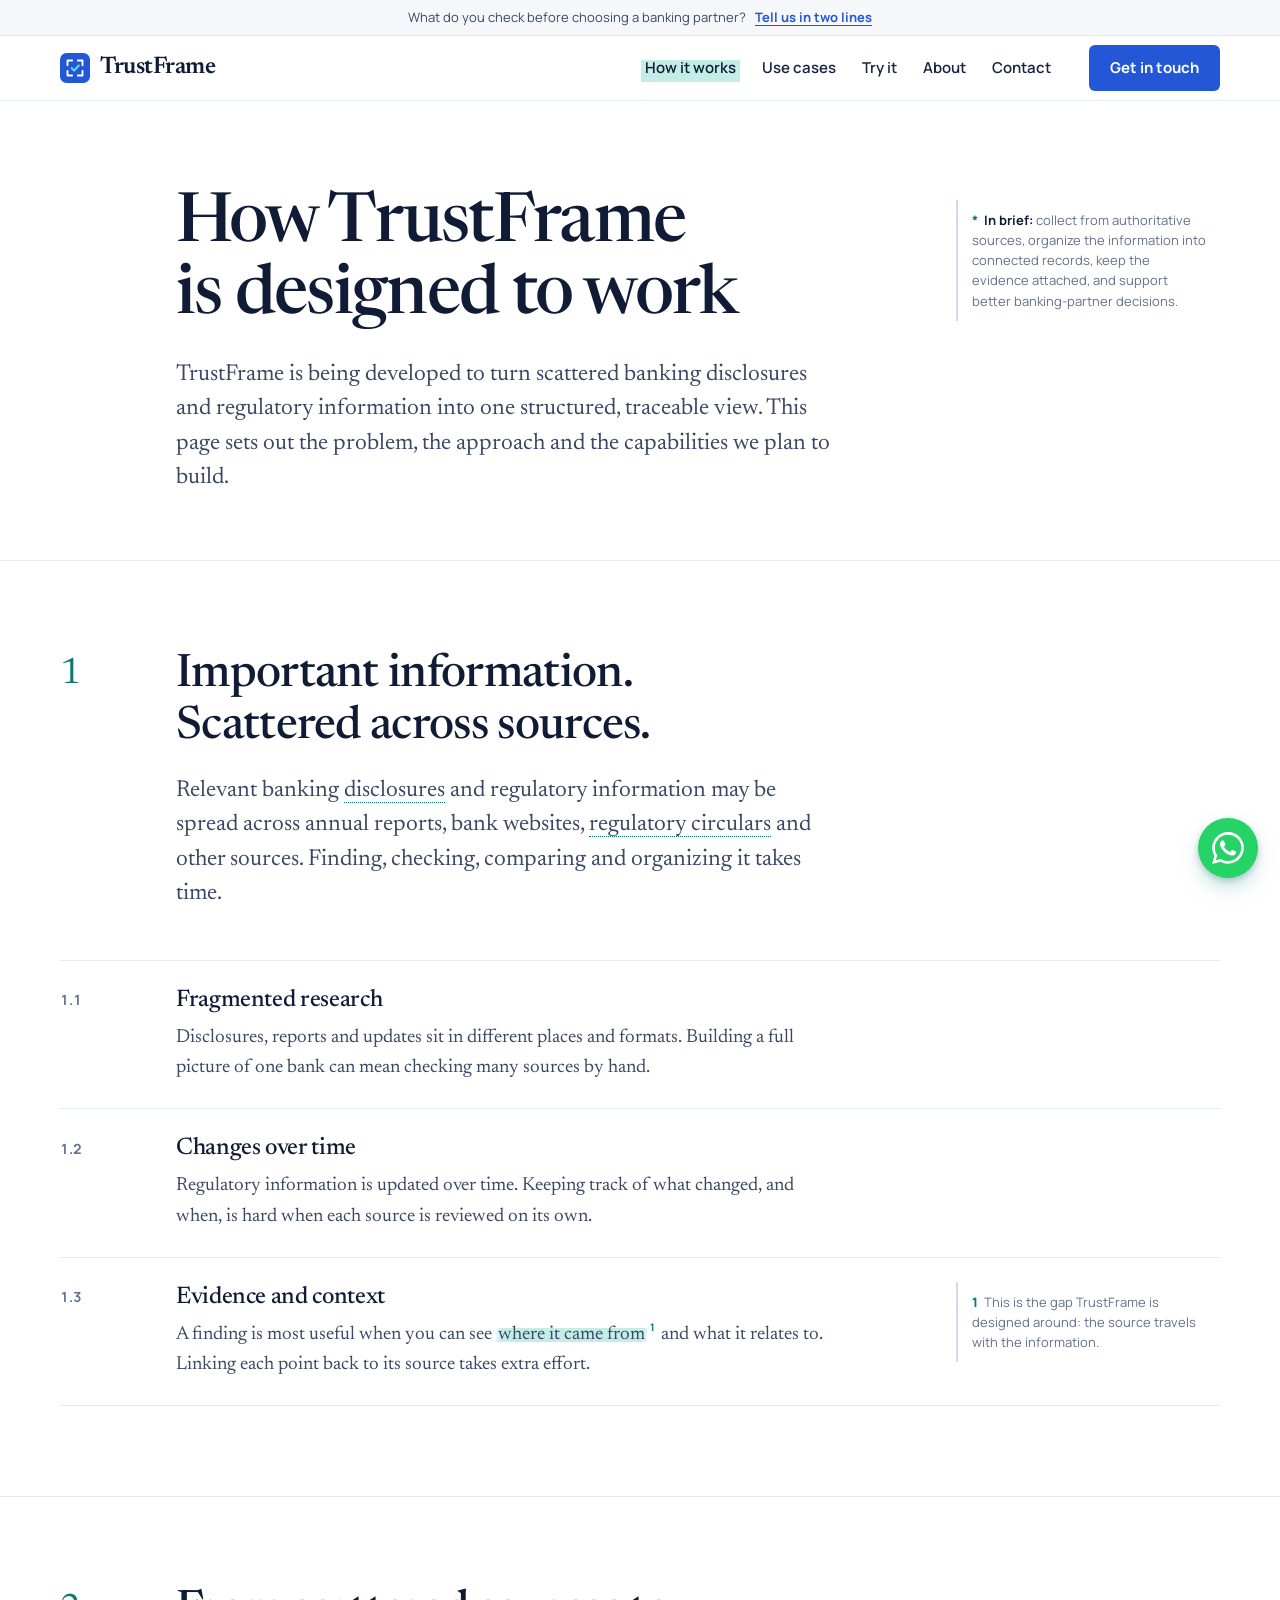
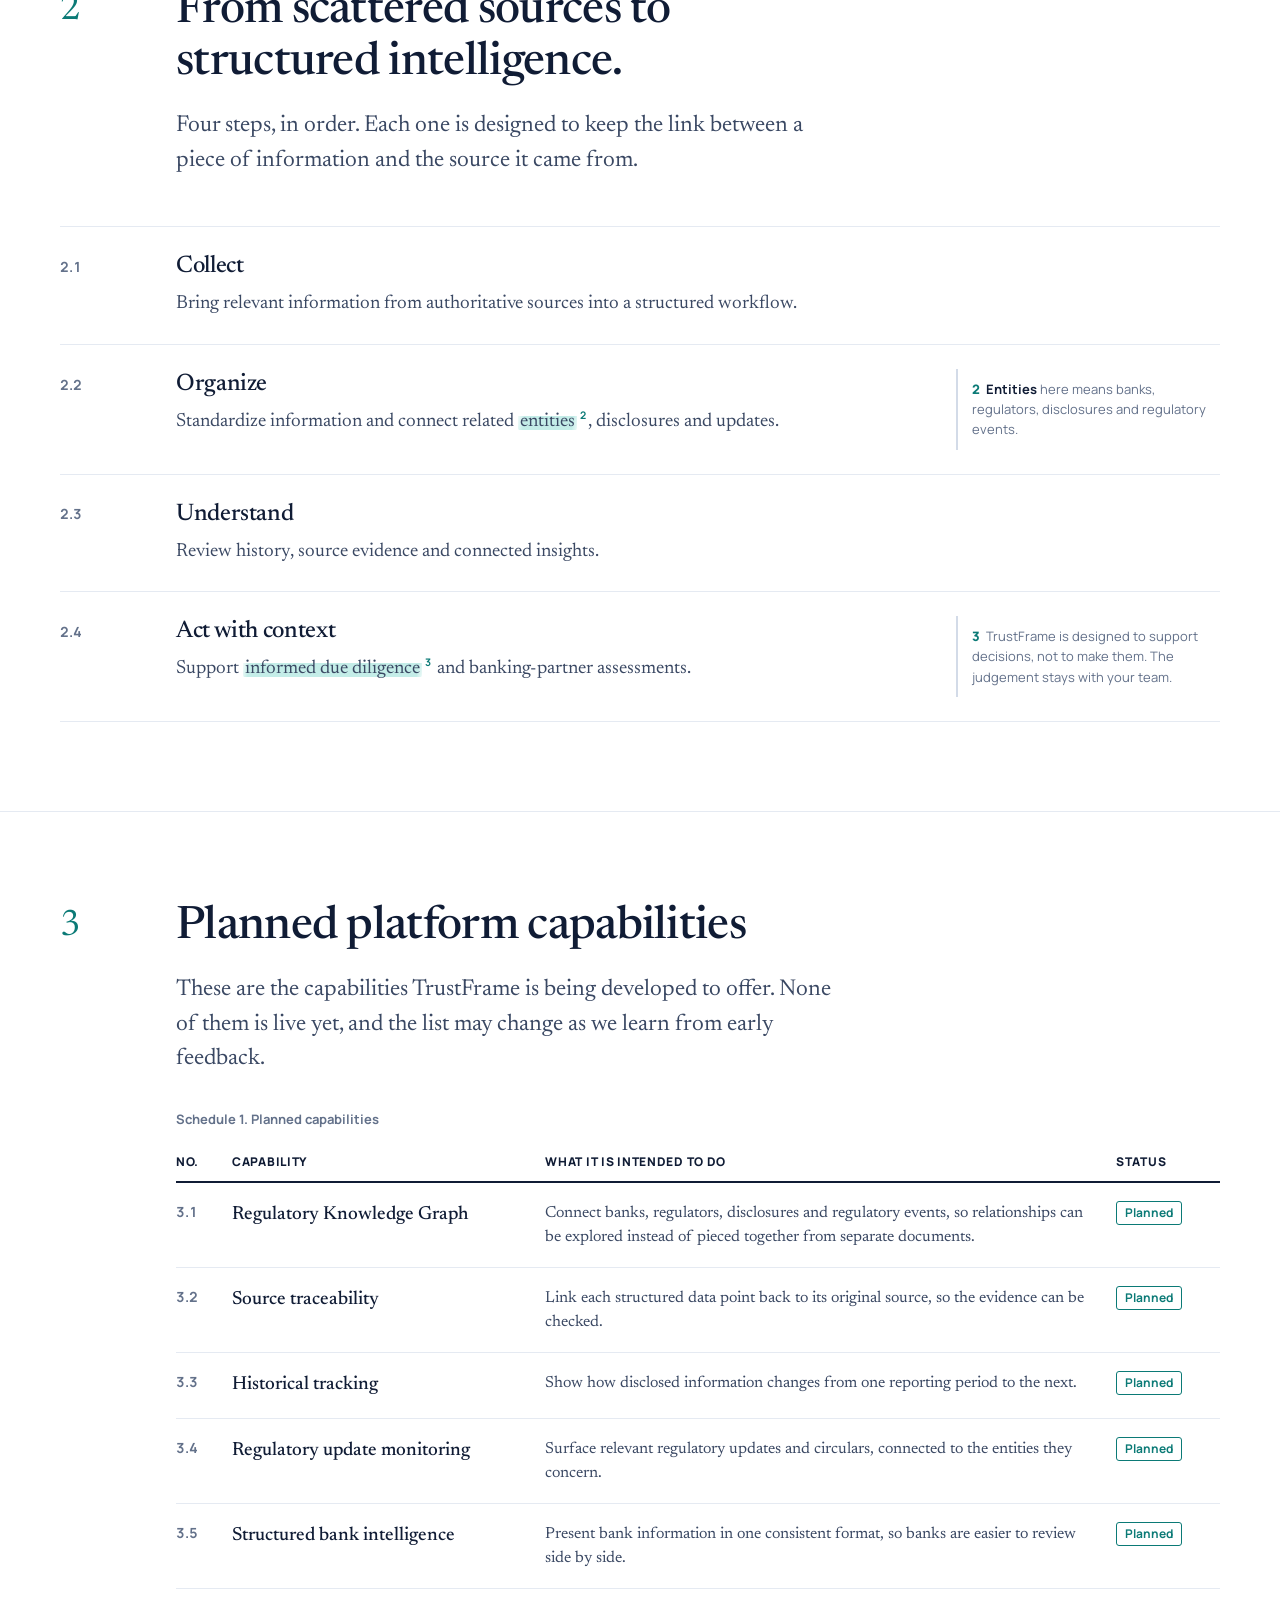
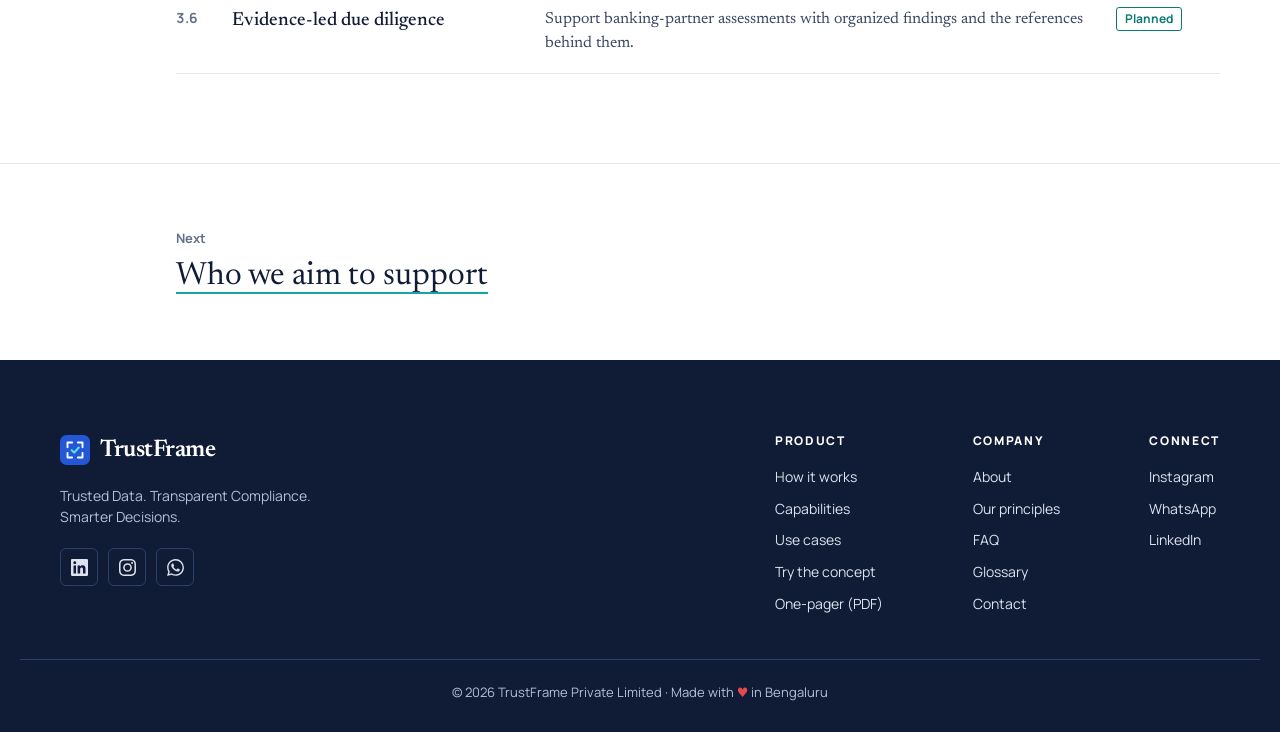
<file: how-it-works/index.html>
<!doctype html>
<html lang="en">
<head>
<meta charset="utf-8">
<meta name="viewport" content="width=device-width, initial-scale=1, viewport-fit=cover">
<title>How it works | TrustFrame</title>
<meta name="description" content="How TrustFrame is designed to turn scattered banking disclosures and regulatory information into one structured, traceable view.">
<link rel="canonical" href="https://ayush-banka.github.io/trustframe/how-it-works/">
<meta name="theme-color" content="#101C35">
<meta property="og:title" content="How it works | TrustFrame">
<meta property="og:description" content="How TrustFrame is designed to turn scattered banking disclosures and regulatory information into one structured, traceable view.">
<meta property="og:type" content="website">
<meta property="og:site_name" content="TrustFrame">
<meta property="og:url" content="https://ayush-banka.github.io/trustframe/how-it-works/">
<meta property="og:image" content="https://ayush-banka.github.io/trustframe/og-image.png">
<meta property="og:image:width" content="1200">
<meta property="og:image:height" content="630">
<meta property="og:image:alt" content="TrustFrame: Confidence begins with clearer data. Regulatory intelligence for better banking-partner decisions.">
<meta name="twitter:card" content="summary_large_image">
<meta name="twitter:title" content="How it works | TrustFrame">
<meta name="twitter:description" content="How TrustFrame is designed to turn scattered banking disclosures and regulatory information into one structured, traceable view.">
<meta name="twitter:image" content="https://ayush-banka.github.io/trustframe/og-image.png">
<link rel="icon" href="../favicon.svg" type="image/svg+xml">
<link rel="apple-touch-icon" href="../apple-touch-icon.png">
<link rel="manifest" href="../site.webmanifest">
<meta name="apple-mobile-web-app-title" content="TrustFrame">
<link rel="preconnect" href="https://fonts.googleapis.com">
<link rel="preconnect" href="https://fonts.gstatic.com" crossorigin>
<link rel="stylesheet" href="https://fonts.googleapis.com/css2?family=Manrope:wght@500;600;700;800&family=Newsreader:ital,opsz,wght@0,6..72,400;0,6..72,500;0,6..72,600;1,6..72,400&display=swap">
<link rel="stylesheet" href="../styles.css">
</head>
<body data-page="how-it-works">
<a class="skip-link" href="#main">Skip to content</a>

  <div class="status-strip">
    <div class="wrap status-inner">
      <p>What do you check before choosing a banking partner? <a class="status-link" href="../contact/#form-title">Tell us in two lines</a></p>
    </div>
  </div>

  <header class="site-header" data-header>
    <div class="wrap header-inner">
      <a class="brand" href="../" aria-label="TrustFrame home">
        <svg class="brand-mark" viewBox="0 0 32 32" aria-hidden="true" focusable="false"><rect width="32" height="32" rx="7" fill="#2457D6"/><path d="M8 13V8h5M19 8h5v5M24 19v5h-5M13 24H8v-5" fill="none" stroke="#fff" stroke-width="2" stroke-linecap="round" stroke-linejoin="round"/><path d="m12.5 16.2 2.6 2.6 4.9-5.4" fill="none" stroke="#5EE0D9" stroke-width="2.2" stroke-linecap="round" stroke-linejoin="round"/></svg>
        <span class="brand-name">TrustFrame</span>
      </a>
      <nav aria-label="Main">
        <ul class="nav-list" id="nav-menu">
          <li><a href="../how-it-works/" aria-current="page">How it works</a></li>
          <li><a href="../use-cases/">Use cases</a></li>
          <li><a href="../try/">Try it</a></li>
          <li><a href="../about/">About</a></li>
          <li><a href="../contact/">Contact</a></li>
          <li class="nav-cta-mobile"><a class="btn btn-primary" href="../contact/">Get in touch</a></li>
        </ul>
      </nav>
      <a class="btn btn-primary header-cta" href="../contact/">Get in touch</a>
      <button class="menu-toggle" type="button" aria-expanded="false" aria-controls="nav-menu" data-menu-toggle>Menu</button>
    </div>
  </header>

  <main id="main" tabindex="-1">
    <section class="page-head" aria-labelledby="how-it-works-title">
      <div class="wrap row">
        <div class="body">
          <h1 id="how-it-works-title" tabindex="-1">How TrustFrame is designed to work</h1>
          <p class="lead">TrustFrame is being developed to turn scattered banking disclosures and regulatory information into one structured, traceable view. This page sets out the problem, the approach and the capabilities we plan to build.</p>
        </div>
        <div class="notes">
          <p class="note"><span class="note-num">*</span><strong>In brief:</strong> collect from authoritative sources, organize the information into connected records, keep the evidence attached, and support better banking-partner decisions.</p>
        </div>
      </div>
    </section>

    <section class="section" id="challenge" aria-labelledby="challenge-title">
      <div class="wrap row">
        <p class="num" aria-hidden="true">1</p>
        <div class="body">
          <h2 id="challenge-title">Important information. Scattered across sources.</h2>
          <p class="lead">Relevant banking <a class="term" data-term="disclosure" href="../glossary/#g-disclosure">disclosures</a> and regulatory information may be spread across annual reports, bank websites, <a class="term" data-term="circular" href="../glossary/#g-circular">regulatory circulars</a> and other sources. Finding, checking, comparing and organizing it takes time.</p>
        </div>
      </div>
      <div class="wrap clauses">
        <div class="row clause">
          <p class="clause-num">1.1</p>
          <div class="body">
            <h3>Fragmented research</h3>
            <p>Disclosures, reports and updates sit in different places and formats. Building a full picture of one bank can mean checking many sources by hand.</p>
          </div>
        </div>
        <div class="row clause">
          <p class="clause-num">1.2</p>
          <div class="body">
            <h3>Changes over time</h3>
            <p>Regulatory information is updated over time. Keeping track of what changed, and when, is hard when each source is reviewed on its own.</p>
          </div>
        </div>
        <div class="row clause">
          <p class="clause-num">1.3</p>
          <div class="body">
            <h3>Evidence and context</h3>
            <p>A finding is most useful when you can see <mark class="hl" data-note="h1">where it came from</mark><sup class="ref"><a href="#h1" data-note="h1" aria-label="Note 1">1</a></sup> and what it relates to. Linking each point back to its source takes extra effort.</p>
          </div>
          <div class="notes">
            <p class="note" id="h1" data-note="h1"><span class="note-num">1</span>This is the gap TrustFrame is designed around: the source travels with the information.</p>
          </div>
        </div>
      </div>
    </section>

    <section class="section" id="approach" aria-labelledby="approach-title">
      <div class="wrap row">
        <p class="num" aria-hidden="true">2</p>
        <div class="body">
          <h2 id="approach-title">From scattered sources to structured intelligence.</h2>
          <p class="lead">Four steps, in order. Each one is designed to keep the link between a piece of information and the source it came from.</p>
        </div>
      </div>
      <div class="wrap clauses">
        <div class="row clause">
          <p class="clause-num">2.1</p>
          <div class="body">
            <h3>Collect</h3>
            <p>Bring relevant information from authoritative sources into a structured workflow.</p>
          </div>
        </div>
        <div class="row clause">
          <p class="clause-num">2.2</p>
          <div class="body">
            <h3>Organize</h3>
            <p>Standardize information and connect related <mark class="hl" data-note="h2">entities</mark><sup class="ref"><a href="#h2" data-note="h2" aria-label="Note 2">2</a></sup>, disclosures and updates.</p>
          </div>
          <div class="notes">
            <p class="note" id="h2" data-note="h2"><span class="note-num">2</span><strong>Entities</strong> here means banks, regulators, disclosures and regulatory events.</p>
          </div>
        </div>
        <div class="row clause">
          <p class="clause-num">2.3</p>
          <div class="body">
            <h3>Understand</h3>
            <p>Review history, source evidence and connected insights.</p>
          </div>
        </div>
        <div class="row clause">
          <p class="clause-num">2.4</p>
          <div class="body">
            <h3>Act with context</h3>
            <p>Support <mark class="hl" data-note="h3">informed due diligence</mark><sup class="ref"><a href="#h3" data-note="h3" aria-label="Note 3">3</a></sup> and banking-partner assessments.</p>
          </div>
          <div class="notes">
            <p class="note" id="h3" data-note="h3"><span class="note-num">3</span>TrustFrame is designed to support decisions, not to make them. The judgement stays with your team.</p>
          </div>
        </div>
      </div>
    </section>

    <section class="section" id="capabilities" aria-labelledby="capabilities-title">
      <div class="wrap row">
        <p class="num" aria-hidden="true">3</p>
        <div class="body">
          <h2 id="capabilities-title">Planned platform capabilities</h2>
          <p class="lead">These are the capabilities TrustFrame is being developed to offer. None of them is live yet, and the list may change as we learn from early feedback.</p>
        </div>
        <div class="span">
          <table class="schedule">
            <caption>Schedule 1. Planned capabilities</caption>
            <thead>
              <tr><th scope="col">No.</th><th scope="col">Capability</th><th scope="col">What it is intended to do</th><th scope="col">Status</th></tr>
            </thead>
            <tbody>
              <tr><td class="cap-no">3.1</td><td class="cap-name">Regulatory Knowledge Graph</td><td class="cap-desc">Connect banks, regulators, disclosures and regulatory events, so relationships can be explored instead of pieced together from separate documents.</td><td class="cap-status"><span class="tag">Planned</span></td></tr>
              <tr><td class="cap-no">3.2</td><td class="cap-name">Source traceability</td><td class="cap-desc">Link each structured data point back to its original source, so the evidence can be checked.</td><td class="cap-status"><span class="tag">Planned</span></td></tr>
              <tr><td class="cap-no">3.3</td><td class="cap-name">Historical tracking</td><td class="cap-desc">Show how disclosed information changes from one reporting period to the next.</td><td class="cap-status"><span class="tag">Planned</span></td></tr>
              <tr><td class="cap-no">3.4</td><td class="cap-name">Regulatory update monitoring</td><td class="cap-desc">Surface relevant regulatory updates and circulars, connected to the entities they concern.</td><td class="cap-status"><span class="tag">Planned</span></td></tr>
              <tr><td class="cap-no">3.5</td><td class="cap-name">Structured bank intelligence</td><td class="cap-desc">Present bank information in one consistent format, so banks are easier to review side by side.</td><td class="cap-status"><span class="tag">Planned</span></td></tr>
              <tr><td class="cap-no">3.6</td><td class="cap-name">Evidence-led due diligence</td><td class="cap-desc">Support banking-partner assessments with organized findings and the references behind them.</td><td class="cap-status"><span class="tag">Planned</span></td></tr>
            </tbody>
          </table>
        </div>
      </div>
    </section>

    <nav class="next" aria-label="Next page">
      <div class="wrap row">
        <div class="body">
          <p class="next-label">Next</p>
          <a href="../use-cases/">Who we aim to support</a>
        </div>
      </div>
    </nav>
    
  </main>

  <footer class="site-footer">
    <div class="wrap footer-top">
      <div class="footer-brand">
        <a class="brand" href="../" aria-label="TrustFrame home">
          <svg class="brand-mark" viewBox="0 0 32 32" aria-hidden="true" focusable="false"><rect width="32" height="32" rx="7" fill="#2457D6"/><path d="M8 13V8h5M19 8h5v5M24 19v5h-5M13 24H8v-5" fill="none" stroke="#fff" stroke-width="2" stroke-linecap="round" stroke-linejoin="round"/><path d="m12.5 16.2 2.6 2.6 4.9-5.4" fill="none" stroke="#5EE0D9" stroke-width="2.2" stroke-linecap="round" stroke-linejoin="round"/></svg>
          <span class="brand-name">TrustFrame</span>
        </a>
        <p class="footer-tagline">Trusted Data. Transparent Compliance. Smarter Decisions.</p>
        <ul class="footer-social">
          <li><a href="https://www.linkedin.com/in/ayush-banka/" target="_blank" rel="noopener" aria-label="Ayush Banka on LinkedIn" title="LinkedIn"><svg viewBox="0 0 24 24" aria-hidden="true" focusable="false"><path d="M20.447 20.452h-3.554v-5.569c0-1.328-.027-3.037-1.852-3.037-1.853 0-2.136 1.445-2.136 2.939v5.667H9.351V9h3.414v1.561h.046c.477-.9 1.637-1.85 3.37-1.85 3.601 0 4.267 2.37 4.267 5.455v6.286zM5.337 7.433c-1.144 0-2.063-.926-2.063-2.065 0-1.138.92-2.063 2.063-2.063 1.14 0 2.064.925 2.064 2.063 0 1.139-.925 2.065-2.064 2.065zm1.782 13.019H3.555V9h3.564v11.452zM22.225 0H1.771C.792 0 0 .774 0 1.729v20.542C0 23.227.792 24 1.771 24h20.451C23.2 24 24 23.227 24 22.271V1.729C24 .774 23.2 0 22.222 0h.003z"/></svg></a></li>
          <li><a href="https://www.instagram.com/ayushhbanka/" target="_blank" rel="noopener" aria-label="Ayush Banka on Instagram" title="Instagram"><svg viewBox="0 0 24 24" aria-hidden="true" focusable="false"><path d="M7.0301.084c-1.2768.0602-2.1487.264-2.911.5634-.7888.3075-1.4575.72-2.1228 1.3877-.6652.6677-1.075 1.3368-1.3802 2.127-.2954.7638-.4956 1.6365-.552 2.914-.0564 1.2775-.0689 1.6882-.0626 4.947.0062 3.2586.0206 3.6671.0825 4.9473.061 1.2765.264 2.1482.5635 2.9107.308.7889.72 1.4573 1.388 2.1228.6679.6655 1.3365 1.0743 2.1285 1.38.7632.295 1.6361.4961 2.9134.552 1.2773.056 1.6884.069 4.9462.0627 3.2578-.0062 3.668-.0207 4.9478-.0814 1.28-.0607 2.147-.2652 2.9098-.5633.7889-.3086 1.4578-.72 2.1228-1.3881.665-.6682 1.0745-1.3378 1.3795-2.1284.2957-.7632.4966-1.636.552-2.9124.056-1.2809.0692-1.6898.063-4.948-.0063-3.2583-.021-3.6668-.0817-4.9465-.0607-1.2797-.264-2.1487-.5633-2.9117-.3084-.7889-.72-1.4568-1.3876-2.1228C21.2982 1.33 20.628.9208 19.8378.6165 19.074.321 18.2017.1197 16.9244.0645 15.6471.0093 15.236-.005 11.977.0014 8.718.0076 8.31.0215 7.0301.0839m.1402 21.6932c-1.17-.0509-1.8053-.2453-2.2287-.408-.5606-.216-.96-.4771-1.3819-.895-.422-.4178-.6811-.8186-.9-1.378-.1644-.4234-.3624-1.058-.4171-2.228-.0595-1.2645-.072-1.6442-.079-4.848-.007-3.2037.0053-3.583.0607-4.848.05-1.169.2456-1.805.408-2.2282.216-.5613.4762-.96.895-1.3816.4188-.4217.8184-.6814 1.3783-.9003.423-.1651 1.0575-.3614 2.227-.4171 1.2655-.06 1.6447-.072 4.848-.079 3.2033-.007 3.5835.005 4.8495.0608 1.169.0508 1.8053.2445 2.228.408.5608.216.96.4754 1.3816.895.4217.4194.6816.8176.9005 1.3787.1653.4217.3617 1.056.4169 2.2263.0602 1.2655.0739 1.645.0796 4.848.0058 3.203-.0055 3.5834-.061 4.848-.051 1.17-.245 1.8055-.408 2.2294-.216.5604-.4763.96-.8954 1.3814-.419.4215-.8181.6811-1.3783.9-.4224.1649-1.0577.3617-2.2262.4174-1.2656.0595-1.6448.072-4.8493.079-3.2045.007-3.5825-.006-4.848-.0608M16.953 5.5864A1.44 1.44 0 1 0 18.39 4.144a1.44 1.44 0 0 0-1.437 1.4424M5.8385 12.012c.0067 3.4032 2.7706 6.1557 6.173 6.1493 3.4026-.0065 6.157-2.7701 6.1506-6.1733-.0065-3.4032-2.771-6.1565-6.174-6.1498-3.403.0067-6.156 2.771-6.1496 6.1738M8 12.0077a4 4 0 1 1 4.008 3.9921A3.9996 3.9996 0 0 1 8 12.0077"/></svg></a></li>
          <li><a href="https://wa.me/917275259999?text=Hi%2C%20I%27d%20like%20to%20know%20more%20about%20TrustFrame." target="_blank" rel="noopener" aria-label="Chat with us on WhatsApp" title="WhatsApp"><svg viewBox="0 0 24 24" aria-hidden="true" focusable="false"><path d="M17.472 14.382c-.297-.149-1.758-.867-2.03-.967-.273-.099-.471-.148-.67.15-.197.297-.767.966-.94 1.164-.173.199-.347.223-.644.075-.297-.15-1.255-.463-2.39-1.475-.883-.788-1.48-1.761-1.653-2.059-.173-.297-.018-.458.13-.606.134-.133.298-.347.446-.52.149-.174.198-.298.298-.497.099-.198.05-.371-.025-.52-.075-.149-.669-1.612-.916-2.207-.242-.579-.487-.5-.669-.51-.173-.008-.371-.01-.57-.01-.198 0-.52.074-.792.372-.272.297-1.04 1.016-1.04 2.479 0 1.462 1.065 2.875 1.213 3.074.149.198 2.096 3.2 5.077 4.487.709.306 1.262.489 1.694.625.712.227 1.36.195 1.871.118.571-.085 1.758-.719 2.006-1.413.248-.694.248-1.289.173-1.413-.074-.124-.272-.198-.57-.347m-5.421 7.403h-.004a9.87 9.87 0 01-5.031-1.378l-.361-.214-3.741.982.998-3.648-.235-.374a9.86 9.86 0 01-1.51-5.26c.001-5.45 4.436-9.884 9.888-9.884 2.64 0 5.122 1.03 6.988 2.898a9.825 9.825 0 012.893 6.994c-.003 5.45-4.437 9.884-9.885 9.884m8.413-18.297A11.815 11.815 0 0012.05 0C5.495 0 .16 5.335.157 11.892c0 2.096.547 4.142 1.588 5.945L.057 24l6.305-1.654a11.882 11.882 0 005.683 1.448h.005c6.554 0 11.89-5.335 11.893-11.893a11.821 11.821 0 00-3.48-8.413Z"/></svg></a></li>
        </ul>
      </div>
      <nav class="footer-col" aria-labelledby="fh-product">
        <p class="footer-head" id="fh-product">Product</p>
        <ul>
          <li><a href="../how-it-works/">How it works</a></li>
          <li><a href="#capabilities">Capabilities</a></li>
          <li><a href="../use-cases/">Use cases</a></li>
          <li><a href="../try/">Try the concept</a></li>
          <li><a href="../trustframe-one-pager.pdf" download>One-pager (PDF)</a></li>
        </ul>
      </nav>
      <nav class="footer-col" aria-labelledby="fh-company">
        <p class="footer-head" id="fh-company">Company</p>
        <ul>
          <li><a href="../about/">About</a></li>
          <li><a href="../about/#principles-title">Our principles</a></li>
          <li><a href="../about/#faq">FAQ</a></li>
          <li><a href="../glossary/">Glossary</a></li>
          <li><a href="../contact/">Contact</a></li>
        </ul>
      </nav>
      <nav class="footer-col" aria-labelledby="fh-connect">
        <p class="footer-head" id="fh-connect">Connect</p>
        <ul>
          <li><a href="https://www.instagram.com/ayushhbanka/" target="_blank" rel="noopener">Instagram</a></li>
          <li><a href="https://wa.me/917275259999?text=Hi%2C%20I%27d%20like%20to%20know%20more%20about%20TrustFrame." target="_blank" rel="noopener">WhatsApp</a></li>
          <li><a href="https://www.linkedin.com/in/ayush-banka/" target="_blank" rel="noopener">LinkedIn</a></li>
        </ul>
      </nav>
    </div>
    <div class="wrap footer-bottom">
      <p>&copy; <span data-year>2026</span> TrustFrame Private Limited &middot; Made with <span class="heart" role="img" aria-label="love">&hearts;</span> in Bengaluru</p>
    </div>
  </footer>

  <a class="wa-float" href="https://wa.me/917275259999?text=Hi%2C%20I%27d%20like%20to%20know%20more%20about%20TrustFrame." target="_blank" rel="noopener" aria-label="Chat with us on WhatsApp" data-wa>
    <span class="wa-label" aria-hidden="true">Chat on WhatsApp<small>+91 72752 59999</small></span>
    <span class="wa-btn"><svg viewBox="0 0 24 24" aria-hidden="true" focusable="false"><path d="M17.472 14.382c-.297-.149-1.758-.867-2.03-.967-.273-.099-.471-.148-.67.15-.197.297-.767.966-.94 1.164-.173.199-.347.223-.644.075-.297-.15-1.255-.463-2.39-1.475-.883-.788-1.48-1.761-1.653-2.059-.173-.297-.018-.458.13-.606.134-.133.298-.347.446-.52.149-.174.198-.298.298-.497.099-.198.05-.371-.025-.52-.075-.149-.669-1.612-.916-2.207-.242-.579-.487-.5-.669-.51-.173-.008-.371-.01-.57-.01-.198 0-.52.074-.792.372-.272.297-1.04 1.016-1.04 2.479 0 1.462 1.065 2.875 1.213 3.074.149.198 2.096 3.2 5.077 4.487.709.306 1.262.489 1.694.625.712.227 1.36.195 1.871.118.571-.085 1.758-.719 2.006-1.413.248-.694.248-1.289.173-1.413-.074-.124-.272-.198-.57-.347m-5.421 7.403h-.004a9.87 9.87 0 01-5.031-1.378l-.361-.214-3.741.982.998-3.648-.235-.374a9.86 9.86 0 01-1.51-5.26c.001-5.45 4.436-9.884 9.888-9.884 2.64 0 5.122 1.03 6.988 2.898a9.825 9.825 0 012.893 6.994c-.003 5.45-4.437 9.884-9.885 9.884m8.413-18.297A11.815 11.815 0 0012.05 0C5.495 0 .16 5.335.157 11.892c0 2.096.547 4.142 1.588 5.945L.057 24l6.305-1.654a11.882 11.882 0 005.683 1.448h.005c6.554 0 11.89-5.335 11.893-11.893a11.821 11.821 0 00-3.48-8.413Z"/></svg></span>
  </a>

<script src="../site.js"></script>
</body>
</html>
</file>
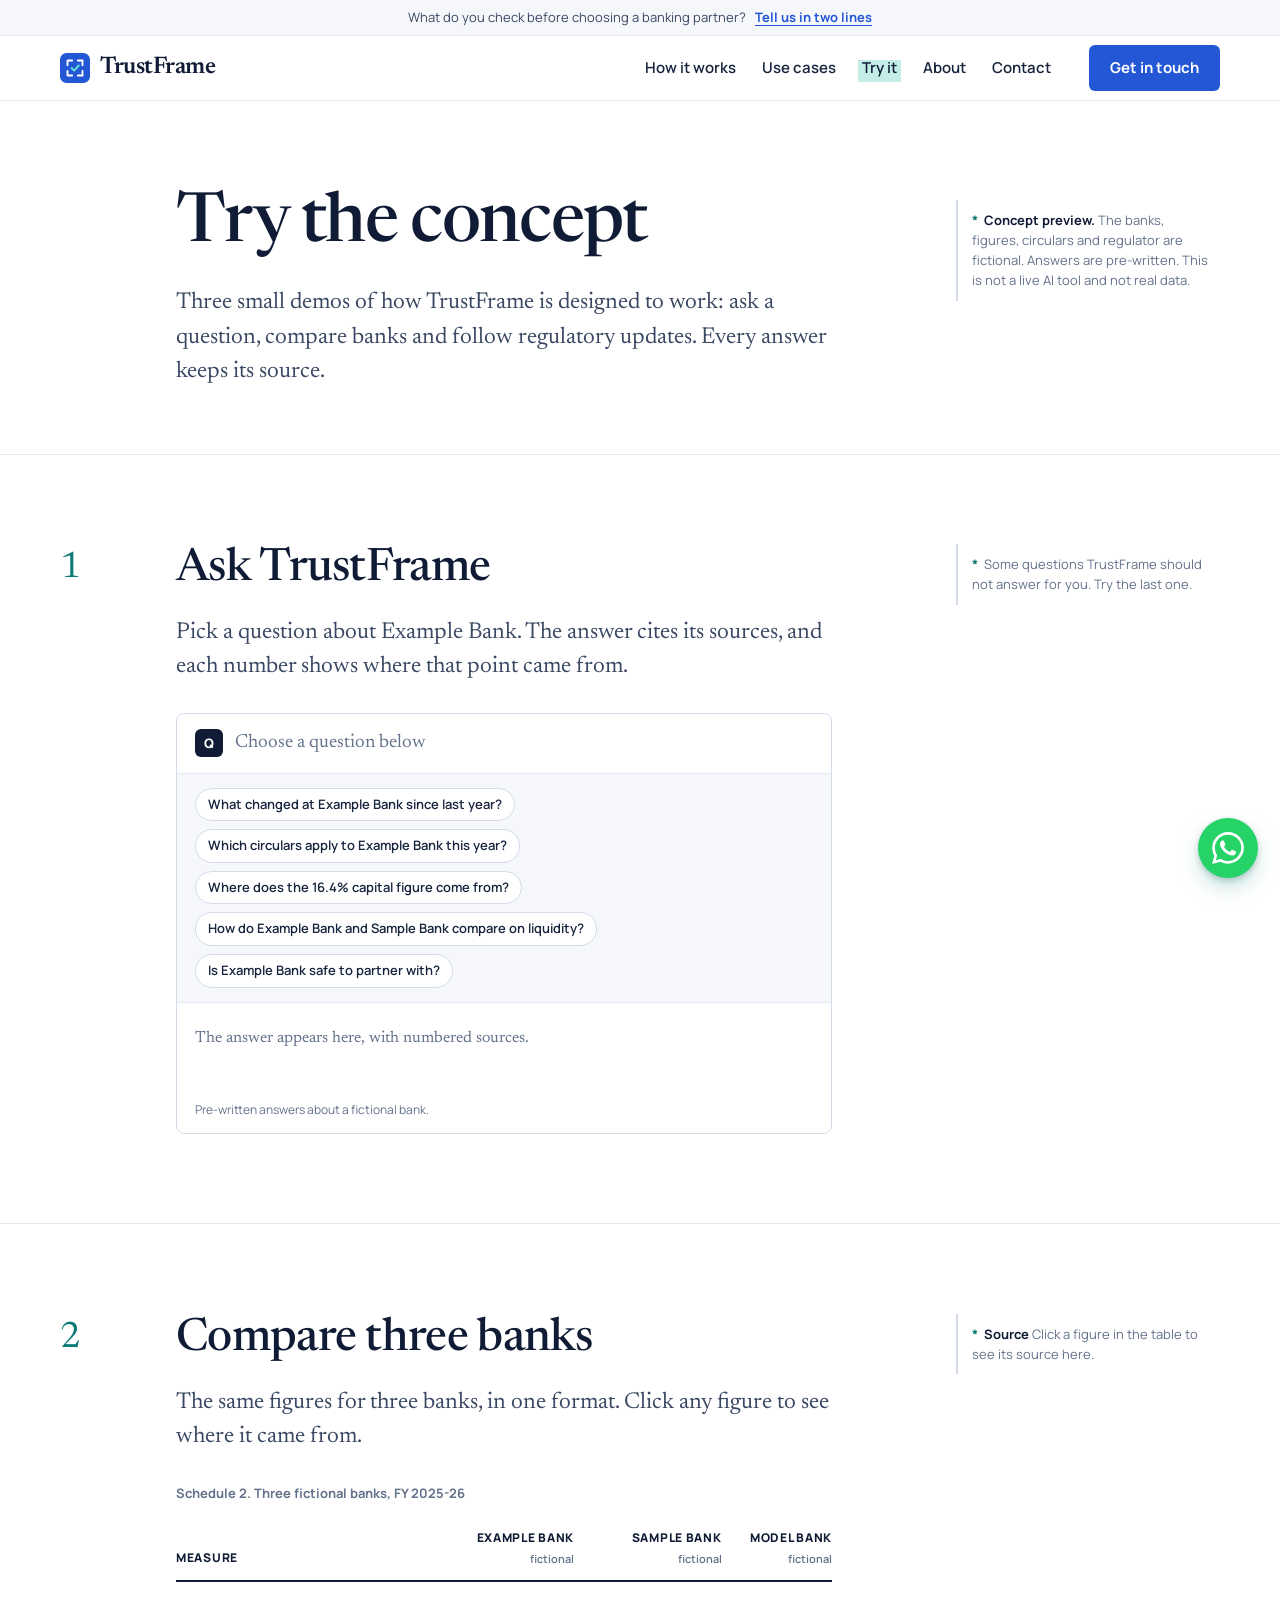
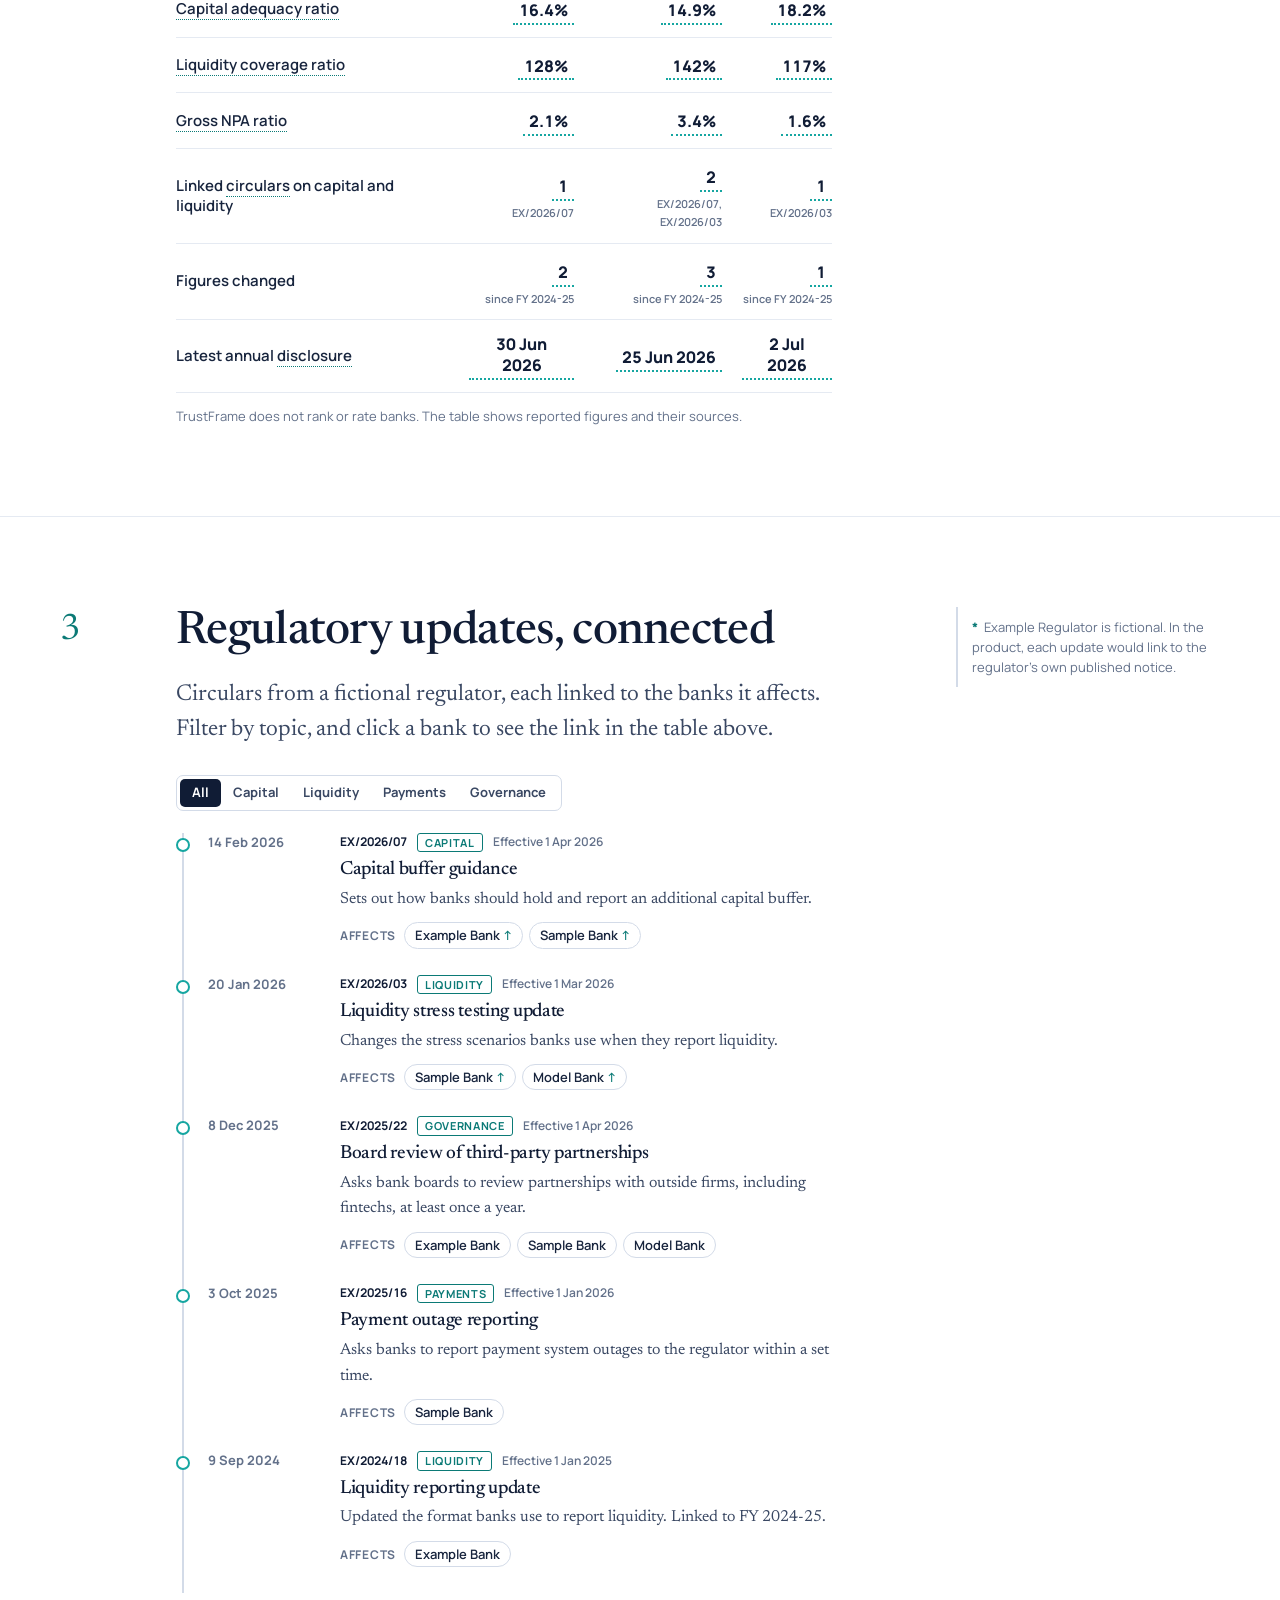
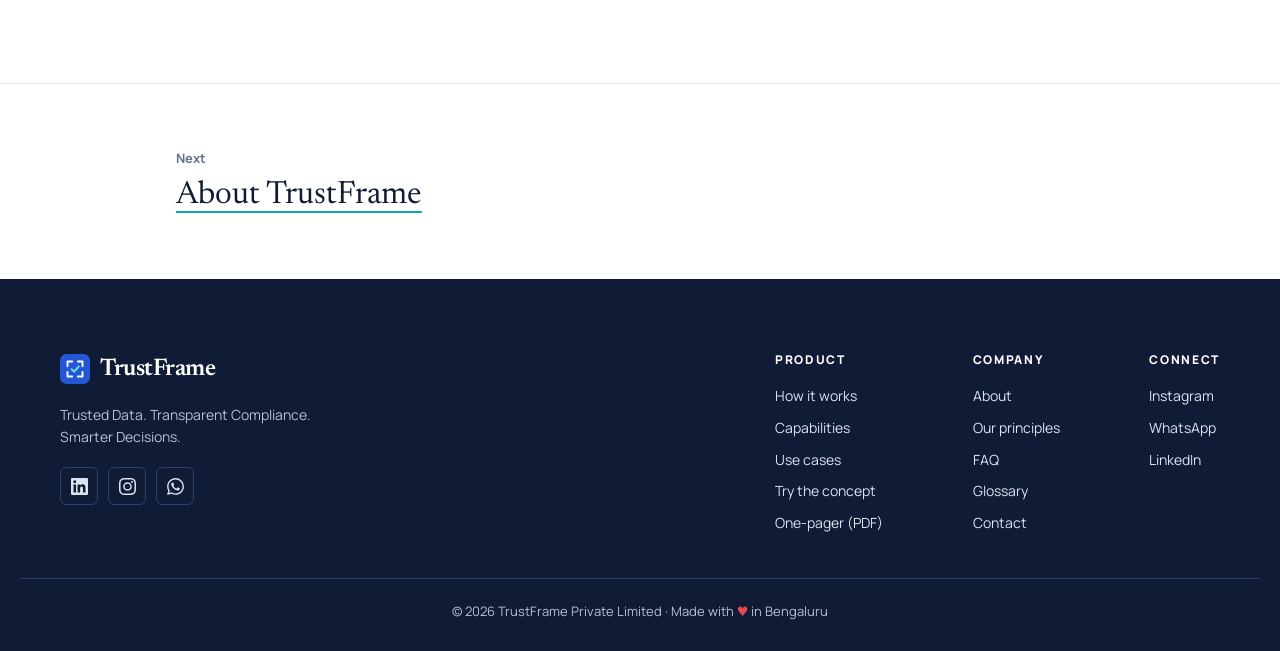
<file: try/index.html>
<!doctype html>
<html lang="en">
<head>
<meta charset="utf-8">
<meta name="viewport" content="width=device-width, initial-scale=1, viewport-fit=cover">
<title>Try the concept | TrustFrame</title>
<meta name="description" content="Try TrustFrame's concept demos: ask a question about a fictional bank, compare three banks and follow regulatory updates, with every answer linked to its source.">
<link rel="canonical" href="https://ayush-banka.github.io/trustframe/try/">
<meta name="theme-color" content="#101C35">
<meta property="og:title" content="Try the concept | TrustFrame">
<meta property="og:description" content="Try TrustFrame's concept demos: ask a question about a fictional bank, compare three banks and follow regulatory updates, with every answer linked to its source.">
<meta property="og:type" content="website">
<meta property="og:site_name" content="TrustFrame">
<meta property="og:url" content="https://ayush-banka.github.io/trustframe/try/">
<meta property="og:image" content="https://ayush-banka.github.io/trustframe/og-image.png">
<meta property="og:image:width" content="1200">
<meta property="og:image:height" content="630">
<meta property="og:image:alt" content="TrustFrame: Confidence begins with clearer data. Regulatory intelligence for better banking-partner decisions.">
<meta name="twitter:card" content="summary_large_image">
<meta name="twitter:title" content="Try the concept | TrustFrame">
<meta name="twitter:description" content="Try TrustFrame's concept demos: ask a question about a fictional bank, compare three banks and follow regulatory updates, with every answer linked to its source.">
<meta name="twitter:image" content="https://ayush-banka.github.io/trustframe/og-image.png">
<link rel="icon" href="../favicon.svg" type="image/svg+xml">
<link rel="apple-touch-icon" href="../apple-touch-icon.png">
<link rel="manifest" href="../site.webmanifest">
<meta name="apple-mobile-web-app-title" content="TrustFrame">
<link rel="preconnect" href="https://fonts.googleapis.com">
<link rel="preconnect" href="https://fonts.gstatic.com" crossorigin>
<link rel="stylesheet" href="https://fonts.googleapis.com/css2?family=Manrope:wght@500;600;700;800&family=Newsreader:ital,opsz,wght@0,6..72,400;0,6..72,500;0,6..72,600;1,6..72,400&display=swap">
<link rel="stylesheet" href="../styles.css">
</head>
<body data-page="try">
<a class="skip-link" href="#main">Skip to content</a>

  <div class="status-strip">
    <div class="wrap status-inner">
      <p>What do you check before choosing a banking partner? <a class="status-link" href="../contact/#form-title">Tell us in two lines</a></p>
    </div>
  </div>

  <header class="site-header" data-header>
    <div class="wrap header-inner">
      <a class="brand" href="../" aria-label="TrustFrame home">
        <svg class="brand-mark" viewBox="0 0 32 32" aria-hidden="true" focusable="false"><rect width="32" height="32" rx="7" fill="#2457D6"/><path d="M8 13V8h5M19 8h5v5M24 19v5h-5M13 24H8v-5" fill="none" stroke="#fff" stroke-width="2" stroke-linecap="round" stroke-linejoin="round"/><path d="m12.5 16.2 2.6 2.6 4.9-5.4" fill="none" stroke="#5EE0D9" stroke-width="2.2" stroke-linecap="round" stroke-linejoin="round"/></svg>
        <span class="brand-name">TrustFrame</span>
      </a>
      <nav aria-label="Main">
        <ul class="nav-list" id="nav-menu">
          <li><a href="../how-it-works/">How it works</a></li>
          <li><a href="../use-cases/">Use cases</a></li>
          <li><a href="../try/" aria-current="page">Try it</a></li>
          <li><a href="../about/">About</a></li>
          <li><a href="../contact/">Contact</a></li>
          <li class="nav-cta-mobile"><a class="btn btn-primary" href="../contact/">Get in touch</a></li>
        </ul>
      </nav>
      <a class="btn btn-primary header-cta" href="../contact/">Get in touch</a>
      <button class="menu-toggle" type="button" aria-expanded="false" aria-controls="nav-menu" data-menu-toggle>Menu</button>
    </div>
  </header>

  <main id="main" tabindex="-1">
    <section class="page-head" aria-labelledby="try-title">
      <div class="wrap row">
        <div class="body">
          <h1 id="try-title" tabindex="-1">Try the concept</h1>
          <p class="lead">Three small demos of how TrustFrame is designed to work: ask a question, compare banks and follow regulatory updates. Every answer keeps its source.</p>
        </div>
        <div class="notes">
          <p class="note"><span class="note-num">*</span><strong>Concept preview.</strong> The banks, figures, circulars and regulator are fictional. Answers are pre-written. This is not a live AI tool and not real data.</p>
        </div>
      </div>
    </section>

    <section class="section" id="ask" aria-labelledby="ask-title">
      <div class="wrap row">
        <p class="num" aria-hidden="true">1</p>
        <div class="body">
          <h2 id="ask-title">Ask TrustFrame</h2>
          <p class="lead">Pick a question about Example Bank. The answer cites its sources, and each number shows where that point came from.</p>
          <div class="ask" data-ask>
            <p class="ask-q is-empty"><span class="ask-prompt" aria-hidden="true">Q</span><span data-ask-question>Choose a question below</span></p>
            <div class="ask-chips" role="group" aria-label="Example questions"><button type="button" class="ask-chip" data-q="changed" aria-pressed="false">What changed at Example Bank since last year?</button><button type="button" class="ask-chip" data-q="circulars" aria-pressed="false">Which circulars apply to Example Bank this year?</button><button type="button" class="ask-chip" data-q="where" aria-pressed="false">Where does the 16.4% capital figure come from?</button><button type="button" class="ask-chip" data-q="liquidity" aria-pressed="false">How do Example Bank and Sample Bank compare on liquidity?</button><button type="button" class="ask-chip" data-q="safe" aria-pressed="false">Is Example Bank safe to partner with?</button></div>
            <div class="ask-a" data-ask-answer aria-live="polite"></div>
            <ol class="ask-sources" data-ask-sources aria-label="Sources"></ol>
            <p class="ask-foot">Pre-written answers about a fictional bank.</p>
          </div>
        </div>
        <div class="notes">
          <p class="note"><span class="note-num">*</span>Some questions TrustFrame should not answer for you. Try the last one.</p>
        </div>
      </div>
    </section>

    <section class="section" id="compare" aria-labelledby="compare-title">
      <div class="wrap row">
        <p class="num" aria-hidden="true">2</p>
        <div class="body">
          <h2 id="compare-title">Compare three banks</h2>
          <p class="lead">The same figures for three banks, in one format. Click any figure to see where it came from.</p>
          <div class="cmp-wrap"><table class="compare" data-compare>
            <caption>Schedule 2. Three fictional banks, FY 2025-26</caption>
            <thead><tr><th scope="col">Measure</th><th scope="col">Example Bank<span class="cmp-sub">fictional</span></th><th scope="col">Sample Bank<span class="cmp-sub">fictional</span></th><th scope="col">Model Bank<span class="cmp-sub">fictional</span></th></tr></thead>
            <tbody>
              <tr><th scope="row"><a class="term" data-term="car" href="../glossary/#g-car">Capital adequacy ratio</a></th><td><button type="button" class="fig" data-bank="ex" data-m="car" aria-controls="cmp-note">16.4%</button></td><td><button type="button" class="fig" data-bank="sm" data-m="car" aria-controls="cmp-note">14.9%</button></td><td><button type="button" class="fig" data-bank="md" data-m="car" aria-controls="cmp-note">18.2%</button></td></tr>
              <tr><th scope="row"><a class="term" data-term="lcr" href="../glossary/#g-lcr">Liquidity coverage ratio</a></th><td><button type="button" class="fig" data-bank="ex" data-m="lcr" aria-controls="cmp-note">128%</button></td><td><button type="button" class="fig" data-bank="sm" data-m="lcr" aria-controls="cmp-note">142%</button></td><td><button type="button" class="fig" data-bank="md" data-m="lcr" aria-controls="cmp-note">117%</button></td></tr>
              <tr><th scope="row"><a class="term" data-term="gnpa" href="../glossary/#g-gnpa">Gross NPA ratio</a></th><td><button type="button" class="fig" data-bank="ex" data-m="gnpa" aria-controls="cmp-note">2.1%</button></td><td><button type="button" class="fig" data-bank="sm" data-m="gnpa" aria-controls="cmp-note">3.4%</button></td><td><button type="button" class="fig" data-bank="md" data-m="gnpa" aria-controls="cmp-note">1.6%</button></td></tr>
              <tr><th scope="row">Linked <a class="term" data-term="circular" href="../glossary/#g-circular">circulars</a> on capital and liquidity</th><td><button type="button" class="fig" data-bank="ex" data-m="circ" aria-controls="cmp-note">1</button><span class="cmp-sub">EX/2026/07</span></td><td><button type="button" class="fig" data-bank="sm" data-m="circ" aria-controls="cmp-note">2</button><span class="cmp-sub">EX/2026/07, EX/2026/03</span></td><td><button type="button" class="fig" data-bank="md" data-m="circ" aria-controls="cmp-note">1</button><span class="cmp-sub">EX/2026/03</span></td></tr>
              <tr><th scope="row">Figures changed</th><td><button type="button" class="fig" data-bank="ex" data-m="chg" aria-controls="cmp-note">2</button><span class="cmp-sub">since FY 2024-25</span></td><td><button type="button" class="fig" data-bank="sm" data-m="chg" aria-controls="cmp-note">3</button><span class="cmp-sub">since FY 2024-25</span></td><td><button type="button" class="fig" data-bank="md" data-m="chg" aria-controls="cmp-note">1</button><span class="cmp-sub">since FY 2024-25</span></td></tr>
              <tr><th scope="row">Latest annual <a class="term" data-term="disclosure" href="../glossary/#g-disclosure">disclosure</a></th><td><button type="button" class="fig" data-bank="ex" data-m="pub" aria-controls="cmp-note">30 Jun 2026</button></td><td><button type="button" class="fig" data-bank="sm" data-m="pub" aria-controls="cmp-note">25 Jun 2026</button></td><td><button type="button" class="fig" data-bank="md" data-m="pub" aria-controls="cmp-note">2 Jul 2026</button></td></tr>
            </tbody>
          </table></div>
          <p class="cmp-foot">TrustFrame does not rank or rate banks. The table shows reported figures and their sources.</p>
        </div>
        <div class="notes">
          <div class="note" id="cmp-note" aria-live="polite"><span class="note-num">*</span><strong>Source</strong> Click a figure in the table to see its source here.</div>
        </div>
      </div>
    </section>

    <section class="section" id="updates" aria-labelledby="updates-title">
      <div class="wrap row">
        <p class="num" aria-hidden="true">3</p>
        <div class="body">
          <h2 id="updates-title">Regulatory updates, connected</h2>
          <p class="lead">Circulars from a fictional regulator, each linked to the banks it affects. Filter by topic, and click a bank to see the link in the table above.</p>
          <div class="feed" data-feed>
            <div class="seg feed-filters" role="group" aria-label="Filter updates by topic"><button type="button" class="seg-btn" data-topic="all" aria-pressed="true">All</button><button type="button" class="seg-btn" data-topic="capital" aria-pressed="false">Capital</button><button type="button" class="seg-btn" data-topic="liquidity" aria-pressed="false">Liquidity</button><button type="button" class="seg-btn" data-topic="payments" aria-pressed="false">Payments</button><button type="button" class="seg-btn" data-topic="governance" aria-pressed="false">Governance</button></div>
            <ol class="feed-list">
            <li class="feed-item" data-topic="capital"><p class="feed-date"><time datetime="2026-02-14">14 Feb 2026</time></p><div class="feed-body"><p class="feed-meta"><span class="feed-id">EX/2026/07</span><span class="feed-topic">Capital</span><span class="feed-eff">Effective 1 Apr 2026</span></p><h3 class="feed-title">Capital buffer guidance</h3><p class="feed-sum">Sets out how banks should hold and report an additional capital buffer.</p><p class="feed-aff"><span class="feed-aff-k">Affects</span><button type="button" class="aff" data-bank="ex" data-m="circ">Example Bank</button><button type="button" class="aff" data-bank="sm" data-m="circ">Sample Bank</button></p></div></li>
            <li class="feed-item" data-topic="liquidity"><p class="feed-date"><time datetime="2026-01-20">20 Jan 2026</time></p><div class="feed-body"><p class="feed-meta"><span class="feed-id">EX/2026/03</span><span class="feed-topic">Liquidity</span><span class="feed-eff">Effective 1 Mar 2026</span></p><h3 class="feed-title">Liquidity stress testing update</h3><p class="feed-sum">Changes the stress scenarios banks use when they report liquidity.</p><p class="feed-aff"><span class="feed-aff-k">Affects</span><button type="button" class="aff" data-bank="sm" data-m="circ">Sample Bank</button><button type="button" class="aff" data-bank="md" data-m="circ">Model Bank</button></p></div></li>
            <li class="feed-item" data-topic="governance"><p class="feed-date"><time datetime="2025-12-08">8 Dec 2025</time></p><div class="feed-body"><p class="feed-meta"><span class="feed-id">EX/2025/22</span><span class="feed-topic">Governance</span><span class="feed-eff">Effective 1 Apr 2026</span></p><h3 class="feed-title">Board review of third-party partnerships</h3><p class="feed-sum">Asks bank boards to review partnerships with outside firms, including fintechs, at least once a year.</p><p class="feed-aff"><span class="feed-aff-k">Affects</span><span class="aff">Example Bank</span><span class="aff">Sample Bank</span><span class="aff">Model Bank</span></p></div></li>
            <li class="feed-item" data-topic="payments"><p class="feed-date"><time datetime="2025-10-03">3 Oct 2025</time></p><div class="feed-body"><p class="feed-meta"><span class="feed-id">EX/2025/16</span><span class="feed-topic">Payments</span><span class="feed-eff">Effective 1 Jan 2026</span></p><h3 class="feed-title">Payment outage reporting</h3><p class="feed-sum">Asks banks to report payment system outages to the regulator within a set time.</p><p class="feed-aff"><span class="feed-aff-k">Affects</span><span class="aff">Sample Bank</span></p></div></li>
            <li class="feed-item" data-topic="liquidity"><p class="feed-date"><time datetime="2024-09-09">9 Sep 2024</time></p><div class="feed-body"><p class="feed-meta"><span class="feed-id">EX/2024/18</span><span class="feed-topic">Liquidity</span><span class="feed-eff">Effective 1 Jan 2025</span></p><h3 class="feed-title">Liquidity reporting update</h3><p class="feed-sum">Updated the format banks use to report liquidity. Linked to FY 2024-25.</p><p class="feed-aff"><span class="feed-aff-k">Affects</span><span class="aff">Example Bank</span></p></div></li>
            </ol>
            <p class="feed-empty" hidden>No updates for this topic.</p>
          </div>
        </div>
        <div class="notes">
          <p class="note"><span class="note-num">*</span>Example Regulator is fictional. In the product, each update would link to the regulator's own published notice.</p>
        </div>
      </div>
    </section>

    <nav class="next" aria-label="Next page">
      <div class="wrap row">
        <div class="body">
          <p class="next-label">Next</p>
          <a href="../about/">About TrustFrame</a>
        </div>
      </div>
    </nav>
<script type="application/json" id="demo-data">{"banks":{"ex":{"name":"Example Bank","pub26":"30 Jun 2026","pub25":"28 Jun 2025"},"sm":{"name":"Sample Bank","pub26":"25 Jun 2026","pub25":"26 Jun 2025"},"md":{"name":"Model Bank","pub26":"2 Jul 2026","pub25":"4 Jul 2025"}},"measures":{"car":{"name":"Capital adequacy ratio","unit":"%"},"lcr":{"name":"Liquidity coverage ratio","unit":"%"},"gnpa":{"name":"Gross NPA ratio","unit":"%"}},"values":{"ex":{"car":[16.4,15.8,"4","4.2",42,39],"lcr":[128,121,"4","4.5",44,41],"gnpa":[2.1,2.1,"6","6.1",51,48]},"sm":{"car":[14.9,15.2,"3","3.1",37,35],"lcr":[142,136,"3","3.4",40,38],"gnpa":[3.4,3.9,"4","4.2",46,44]},"md":{"car":[18.2,18.2,"5","5.2",29,28],"lcr":[117,112,"5","5.6",33,31],"gnpa":[1.6,1.6,"6","6.3",38,36]}},"circulars":[{"id":"EX/2026/07","date":"14 Feb 2026","iso":"2026-02-14","effective":"1 Apr 2026","topic":"Capital","title":"Capital buffer guidance","summary":"Sets out how banks should hold and report an additional capital buffer.","affects":["ex","sm"],"measure":"car"},{"id":"EX/2026/03","date":"20 Jan 2026","iso":"2026-01-20","effective":"1 Mar 2026","topic":"Liquidity","title":"Liquidity stress testing update","summary":"Changes the stress scenarios banks use when they report liquidity.","affects":["sm","md"],"measure":"lcr"},{"id":"EX/2025/22","date":"8 Dec 2025","iso":"2025-12-08","effective":"1 Apr 2026","topic":"Governance","title":"Board review of third-party partnerships","summary":"Asks bank boards to review partnerships with outside firms, including fintechs, at least once a year.","affects":["ex","sm","md"],"measure":null},{"id":"EX/2025/16","date":"3 Oct 2025","iso":"2025-10-03","effective":"1 Jan 2026","topic":"Payments","title":"Payment outage reporting","summary":"Asks banks to report payment system outages to the regulator within a set time.","affects":["sm"],"measure":null},{"id":"EX/2024/18","date":"9 Sep 2024","iso":"2024-09-09","effective":"1 Jan 2025","topic":"Liquidity","title":"Liquidity reporting update","summary":"Updated the format banks use to report liquidity. Linked to FY 2024-25.","affects":["ex"],"measure":"lcr"}],"links":{"ex":["EX/2026/07"],"sm":["EX/2026/07","EX/2026/03"],"md":["EX/2026/03"]},"changes":{"ex":["car","lcr"],"sm":["car","lcr","gnpa"],"md":["lcr"]},"ask":[{"id":"changed","q":"What changed at Example Bank since last year?","parts":["Two figures changed between FY 2024-25 and FY 2025-26. The capital adequacy ratio rose from 15.8% ",1," to 16.4% ",2,", and the liquidity coverage ratio rose from 121% ",3," to 128% ",4,". The gross NPA ratio stayed at 2.1% ",5,"."],"sources":[{"title":"Example Bank, Annual disclosure FY 2024-25","rows":[["Figure","Capital adequacy ratio: 15.8%"],["Found in","Section 4, table 4.2, page 39"],["Published","28 Jun 2025"]]},{"title":"Example Bank, Annual disclosure FY 2025-26","rows":[["Figure","Capital adequacy ratio: 16.4%"],["Found in","Section 4, table 4.2, page 42"],["Published","30 Jun 2026"]]},{"title":"Example Bank, Annual disclosure FY 2024-25","rows":[["Figure","Liquidity coverage ratio: 121%"],["Found in","Section 4, table 4.5, page 41"],["Published","28 Jun 2025"]]},{"title":"Example Bank, Annual disclosure FY 2025-26","rows":[["Figure","Liquidity coverage ratio: 128%"],["Found in","Section 4, table 4.5, page 44"],["Published","30 Jun 2026"]]},{"title":"Example Bank, Annual disclosure FY 2025-26","rows":[["Figure","Gross NPA ratio: 2.1%"],["Found in","Section 6, table 6.1, page 51"],["Published","30 Jun 2026"]]}]},{"id":"circulars","q":"Which circulars apply to Example Bank this year?","parts":["One capital and liquidity circular is linked to Example Bank for FY 2025-26: EX/2026/07, Capital buffer guidance, effective 1 Apr 2026 ",1,". It relates to the capital adequacy ratio the bank reports in section 4 ",2,". A governance circular on board review of partnerships, EX/2025/22, also applies ",3,"."],"sources":[{"title":"Example Regulator, circular EX/2026/07","rows":[["Title","Capital buffer guidance"],["Issued","14 Feb 2026"],["Effective","1 Apr 2026"]]},{"title":"Example Bank, Annual disclosure FY 2025-26","rows":[["Figure","Capital adequacy ratio: 16.4%"],["Found in","Section 4, table 4.2, page 42"],["Published","30 Jun 2026"]]},{"title":"Example Regulator, circular EX/2025/22","rows":[["Title","Board review of third-party partnerships"],["Issued","8 Dec 2025"],["Effective","1 Apr 2026"]]}]},{"id":"where","q":"Where does the 16.4% capital figure come from?","parts":["It comes from Example Bank's annual disclosure for FY 2025-26: section 4, table 4.2, page 42, published 30 Jun 2026 ",1,". Last year's figure, 15.8%, is on page 39 of the FY 2024-25 disclosure ",2,"."],"sources":[{"title":"Example Bank, Annual disclosure FY 2025-26","rows":[["Figure","Capital adequacy ratio: 16.4%"],["Found in","Section 4, table 4.2, page 42"],["Published","30 Jun 2026"]]},{"title":"Example Bank, Annual disclosure FY 2024-25","rows":[["Figure","Capital adequacy ratio: 15.8%"],["Found in","Section 4, table 4.2, page 39"],["Published","28 Jun 2025"]]}]},{"id":"liquidity","q":"How do Example Bank and Sample Bank compare on liquidity?","parts":["For FY 2025-26, Example Bank reports a liquidity coverage ratio of 128% ",1," and Sample Bank reports 142% ",2,". Both are above 100%. Sample Bank is also linked to a liquidity stress testing circular, EX/2026/03 ",3,". The full figures are side by side in the comparison below."],"sources":[{"title":"Example Bank, Annual disclosure FY 2025-26","rows":[["Figure","Liquidity coverage ratio: 128%"],["Found in","Section 4, table 4.5, page 44"],["Published","30 Jun 2026"]]},{"title":"Sample Bank, Annual disclosure FY 2025-26","rows":[["Figure","Liquidity coverage ratio: 142%"],["Found in","Section 3, table 3.4, page 40"],["Published","25 Jun 2026"]]},{"title":"Example Regulator, circular EX/2026/03","rows":[["Title","Liquidity stress testing update"],["Issued","20 Jan 2026"],["Effective","1 Mar 2026"]]}]},{"id":"safe","q":"Is Example Bank safe to partner with?","parts":["That judgement stays with your team, so TrustFrame will not answer it. What it can do is put the evidence in one place: a capital adequacy ratio of 16.4% ",1,", a liquidity coverage ratio of 128% ",2,", a gross NPA ratio of 2.1% ",3," and one linked capital circular ",4,"."],"sources":[{"title":"Example Bank, Annual disclosure FY 2025-26","rows":[["Figure","Capital adequacy ratio: 16.4%"],["Found in","Section 4, table 4.2, page 42"],["Published","30 Jun 2026"]]},{"title":"Example Bank, Annual disclosure FY 2025-26","rows":[["Figure","Liquidity coverage ratio: 128%"],["Found in","Section 4, table 4.5, page 44"],["Published","30 Jun 2026"]]},{"title":"Example Bank, Annual disclosure FY 2025-26","rows":[["Figure","Gross NPA ratio: 2.1%"],["Found in","Section 6, table 6.1, page 51"],["Published","30 Jun 2026"]]},{"title":"Example Regulator, circular EX/2026/07","rows":[["Title","Capital buffer guidance"],["Issued","14 Feb 2026"],["Effective","1 Apr 2026"]]}]}]}</script>
  </main>

  <footer class="site-footer">
    <div class="wrap footer-top">
      <div class="footer-brand">
        <a class="brand" href="../" aria-label="TrustFrame home">
          <svg class="brand-mark" viewBox="0 0 32 32" aria-hidden="true" focusable="false"><rect width="32" height="32" rx="7" fill="#2457D6"/><path d="M8 13V8h5M19 8h5v5M24 19v5h-5M13 24H8v-5" fill="none" stroke="#fff" stroke-width="2" stroke-linecap="round" stroke-linejoin="round"/><path d="m12.5 16.2 2.6 2.6 4.9-5.4" fill="none" stroke="#5EE0D9" stroke-width="2.2" stroke-linecap="round" stroke-linejoin="round"/></svg>
          <span class="brand-name">TrustFrame</span>
        </a>
        <p class="footer-tagline">Trusted Data. Transparent Compliance. Smarter Decisions.</p>
        <ul class="footer-social">
          <li><a href="https://www.linkedin.com/in/ayush-banka/" target="_blank" rel="noopener" aria-label="Ayush Banka on LinkedIn" title="LinkedIn"><svg viewBox="0 0 24 24" aria-hidden="true" focusable="false"><path d="M20.447 20.452h-3.554v-5.569c0-1.328-.027-3.037-1.852-3.037-1.853 0-2.136 1.445-2.136 2.939v5.667H9.351V9h3.414v1.561h.046c.477-.9 1.637-1.85 3.37-1.85 3.601 0 4.267 2.37 4.267 5.455v6.286zM5.337 7.433c-1.144 0-2.063-.926-2.063-2.065 0-1.138.92-2.063 2.063-2.063 1.14 0 2.064.925 2.064 2.063 0 1.139-.925 2.065-2.064 2.065zm1.782 13.019H3.555V9h3.564v11.452zM22.225 0H1.771C.792 0 0 .774 0 1.729v20.542C0 23.227.792 24 1.771 24h20.451C23.2 24 24 23.227 24 22.271V1.729C24 .774 23.2 0 22.222 0h.003z"/></svg></a></li>
          <li><a href="https://www.instagram.com/ayushhbanka/" target="_blank" rel="noopener" aria-label="Ayush Banka on Instagram" title="Instagram"><svg viewBox="0 0 24 24" aria-hidden="true" focusable="false"><path d="M7.0301.084c-1.2768.0602-2.1487.264-2.911.5634-.7888.3075-1.4575.72-2.1228 1.3877-.6652.6677-1.075 1.3368-1.3802 2.127-.2954.7638-.4956 1.6365-.552 2.914-.0564 1.2775-.0689 1.6882-.0626 4.947.0062 3.2586.0206 3.6671.0825 4.9473.061 1.2765.264 2.1482.5635 2.9107.308.7889.72 1.4573 1.388 2.1228.6679.6655 1.3365 1.0743 2.1285 1.38.7632.295 1.6361.4961 2.9134.552 1.2773.056 1.6884.069 4.9462.0627 3.2578-.0062 3.668-.0207 4.9478-.0814 1.28-.0607 2.147-.2652 2.9098-.5633.7889-.3086 1.4578-.72 2.1228-1.3881.665-.6682 1.0745-1.3378 1.3795-2.1284.2957-.7632.4966-1.636.552-2.9124.056-1.2809.0692-1.6898.063-4.948-.0063-3.2583-.021-3.6668-.0817-4.9465-.0607-1.2797-.264-2.1487-.5633-2.9117-.3084-.7889-.72-1.4568-1.3876-2.1228C21.2982 1.33 20.628.9208 19.8378.6165 19.074.321 18.2017.1197 16.9244.0645 15.6471.0093 15.236-.005 11.977.0014 8.718.0076 8.31.0215 7.0301.0839m.1402 21.6932c-1.17-.0509-1.8053-.2453-2.2287-.408-.5606-.216-.96-.4771-1.3819-.895-.422-.4178-.6811-.8186-.9-1.378-.1644-.4234-.3624-1.058-.4171-2.228-.0595-1.2645-.072-1.6442-.079-4.848-.007-3.2037.0053-3.583.0607-4.848.05-1.169.2456-1.805.408-2.2282.216-.5613.4762-.96.895-1.3816.4188-.4217.8184-.6814 1.3783-.9003.423-.1651 1.0575-.3614 2.227-.4171 1.2655-.06 1.6447-.072 4.848-.079 3.2033-.007 3.5835.005 4.8495.0608 1.169.0508 1.8053.2445 2.228.408.5608.216.96.4754 1.3816.895.4217.4194.6816.8176.9005 1.3787.1653.4217.3617 1.056.4169 2.2263.0602 1.2655.0739 1.645.0796 4.848.0058 3.203-.0055 3.5834-.061 4.848-.051 1.17-.245 1.8055-.408 2.2294-.216.5604-.4763.96-.8954 1.3814-.419.4215-.8181.6811-1.3783.9-.4224.1649-1.0577.3617-2.2262.4174-1.2656.0595-1.6448.072-4.8493.079-3.2045.007-3.5825-.006-4.848-.0608M16.953 5.5864A1.44 1.44 0 1 0 18.39 4.144a1.44 1.44 0 0 0-1.437 1.4424M5.8385 12.012c.0067 3.4032 2.7706 6.1557 6.173 6.1493 3.4026-.0065 6.157-2.7701 6.1506-6.1733-.0065-3.4032-2.771-6.1565-6.174-6.1498-3.403.0067-6.156 2.771-6.1496 6.1738M8 12.0077a4 4 0 1 1 4.008 3.9921A3.9996 3.9996 0 0 1 8 12.0077"/></svg></a></li>
          <li><a href="https://wa.me/917275259999?text=Hi%2C%20I%27d%20like%20to%20know%20more%20about%20TrustFrame." target="_blank" rel="noopener" aria-label="Chat with us on WhatsApp" title="WhatsApp"><svg viewBox="0 0 24 24" aria-hidden="true" focusable="false"><path d="M17.472 14.382c-.297-.149-1.758-.867-2.03-.967-.273-.099-.471-.148-.67.15-.197.297-.767.966-.94 1.164-.173.199-.347.223-.644.075-.297-.15-1.255-.463-2.39-1.475-.883-.788-1.48-1.761-1.653-2.059-.173-.297-.018-.458.13-.606.134-.133.298-.347.446-.52.149-.174.198-.298.298-.497.099-.198.05-.371-.025-.52-.075-.149-.669-1.612-.916-2.207-.242-.579-.487-.5-.669-.51-.173-.008-.371-.01-.57-.01-.198 0-.52.074-.792.372-.272.297-1.04 1.016-1.04 2.479 0 1.462 1.065 2.875 1.213 3.074.149.198 2.096 3.2 5.077 4.487.709.306 1.262.489 1.694.625.712.227 1.36.195 1.871.118.571-.085 1.758-.719 2.006-1.413.248-.694.248-1.289.173-1.413-.074-.124-.272-.198-.57-.347m-5.421 7.403h-.004a9.87 9.87 0 01-5.031-1.378l-.361-.214-3.741.982.998-3.648-.235-.374a9.86 9.86 0 01-1.51-5.26c.001-5.45 4.436-9.884 9.888-9.884 2.64 0 5.122 1.03 6.988 2.898a9.825 9.825 0 012.893 6.994c-.003 5.45-4.437 9.884-9.885 9.884m8.413-18.297A11.815 11.815 0 0012.05 0C5.495 0 .16 5.335.157 11.892c0 2.096.547 4.142 1.588 5.945L.057 24l6.305-1.654a11.882 11.882 0 005.683 1.448h.005c6.554 0 11.89-5.335 11.893-11.893a11.821 11.821 0 00-3.48-8.413Z"/></svg></a></li>
        </ul>
      </div>
      <nav class="footer-col" aria-labelledby="fh-product">
        <p class="footer-head" id="fh-product">Product</p>
        <ul>
          <li><a href="../how-it-works/">How it works</a></li>
          <li><a href="../how-it-works/#capabilities">Capabilities</a></li>
          <li><a href="../use-cases/">Use cases</a></li>
          <li><a href="../try/">Try the concept</a></li>
          <li><a href="../trustframe-one-pager.pdf" download>One-pager (PDF)</a></li>
        </ul>
      </nav>
      <nav class="footer-col" aria-labelledby="fh-company">
        <p class="footer-head" id="fh-company">Company</p>
        <ul>
          <li><a href="../about/">About</a></li>
          <li><a href="../about/#principles-title">Our principles</a></li>
          <li><a href="../about/#faq">FAQ</a></li>
          <li><a href="../glossary/">Glossary</a></li>
          <li><a href="../contact/">Contact</a></li>
        </ul>
      </nav>
      <nav class="footer-col" aria-labelledby="fh-connect">
        <p class="footer-head" id="fh-connect">Connect</p>
        <ul>
          <li><a href="https://www.instagram.com/ayushhbanka/" target="_blank" rel="noopener">Instagram</a></li>
          <li><a href="https://wa.me/917275259999?text=Hi%2C%20I%27d%20like%20to%20know%20more%20about%20TrustFrame." target="_blank" rel="noopener">WhatsApp</a></li>
          <li><a href="https://www.linkedin.com/in/ayush-banka/" target="_blank" rel="noopener">LinkedIn</a></li>
        </ul>
      </nav>
    </div>
    <div class="wrap footer-bottom">
      <p>&copy; <span data-year>2026</span> TrustFrame Private Limited &middot; Made with <span class="heart" role="img" aria-label="love">&hearts;</span> in Bengaluru</p>
    </div>
  </footer>

  <a class="wa-float" href="https://wa.me/917275259999?text=Hi%2C%20I%27d%20like%20to%20know%20more%20about%20TrustFrame." target="_blank" rel="noopener" aria-label="Chat with us on WhatsApp" data-wa>
    <span class="wa-label" aria-hidden="true">Chat on WhatsApp<small>+91 72752 59999</small></span>
    <span class="wa-btn"><svg viewBox="0 0 24 24" aria-hidden="true" focusable="false"><path d="M17.472 14.382c-.297-.149-1.758-.867-2.03-.967-.273-.099-.471-.148-.67.15-.197.297-.767.966-.94 1.164-.173.199-.347.223-.644.075-.297-.15-1.255-.463-2.39-1.475-.883-.788-1.48-1.761-1.653-2.059-.173-.297-.018-.458.13-.606.134-.133.298-.347.446-.52.149-.174.198-.298.298-.497.099-.198.05-.371-.025-.52-.075-.149-.669-1.612-.916-2.207-.242-.579-.487-.5-.669-.51-.173-.008-.371-.01-.57-.01-.198 0-.52.074-.792.372-.272.297-1.04 1.016-1.04 2.479 0 1.462 1.065 2.875 1.213 3.074.149.198 2.096 3.2 5.077 4.487.709.306 1.262.489 1.694.625.712.227 1.36.195 1.871.118.571-.085 1.758-.719 2.006-1.413.248-.694.248-1.289.173-1.413-.074-.124-.272-.198-.57-.347m-5.421 7.403h-.004a9.87 9.87 0 01-5.031-1.378l-.361-.214-3.741.982.998-3.648-.235-.374a9.86 9.86 0 01-1.51-5.26c.001-5.45 4.436-9.884 9.888-9.884 2.64 0 5.122 1.03 6.988 2.898a9.825 9.825 0 012.893 6.994c-.003 5.45-4.437 9.884-9.885 9.884m8.413-18.297A11.815 11.815 0 0012.05 0C5.495 0 .16 5.335.157 11.892c0 2.096.547 4.142 1.588 5.945L.057 24l6.305-1.654a11.882 11.882 0 005.683 1.448h.005c6.554 0 11.89-5.335 11.893-11.893a11.821 11.821 0 00-3.48-8.413Z"/></svg></span>
  </a>

<script src="../site.js"></script>
</body>
</html>
</file>
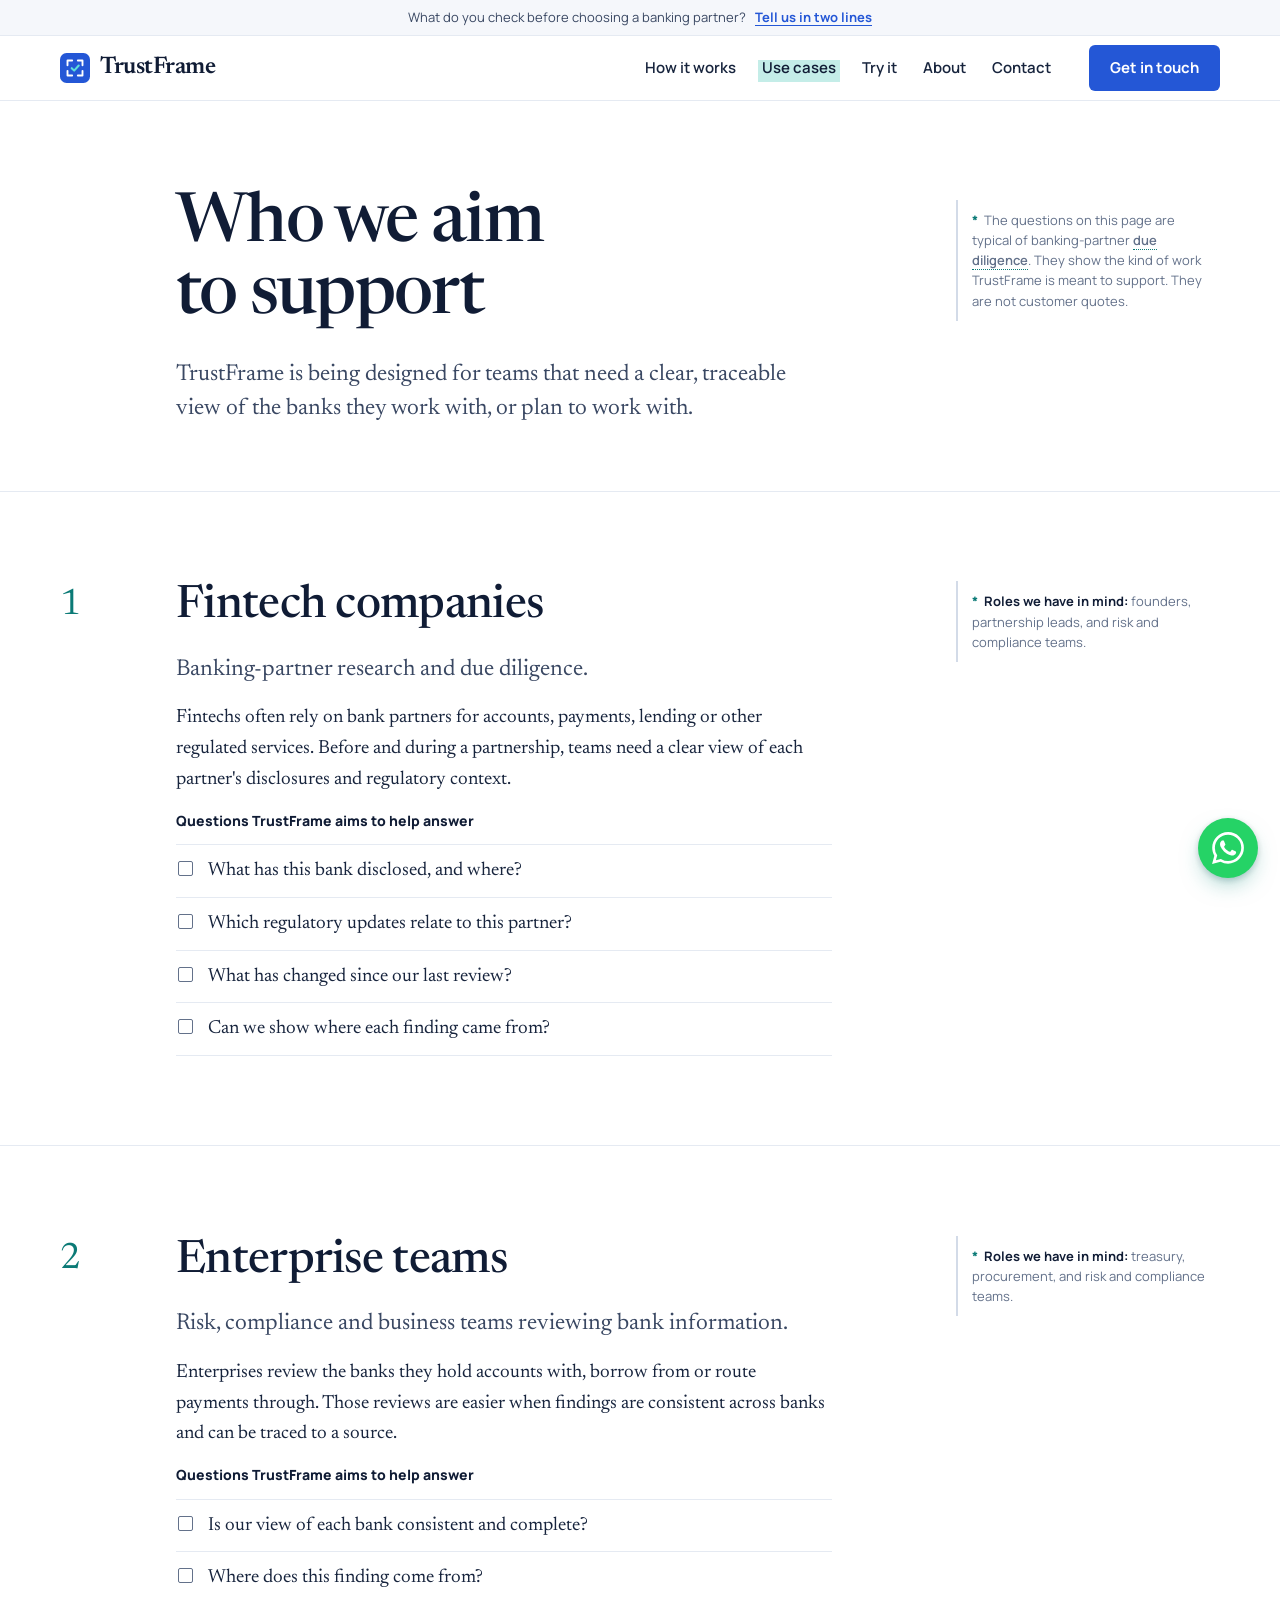
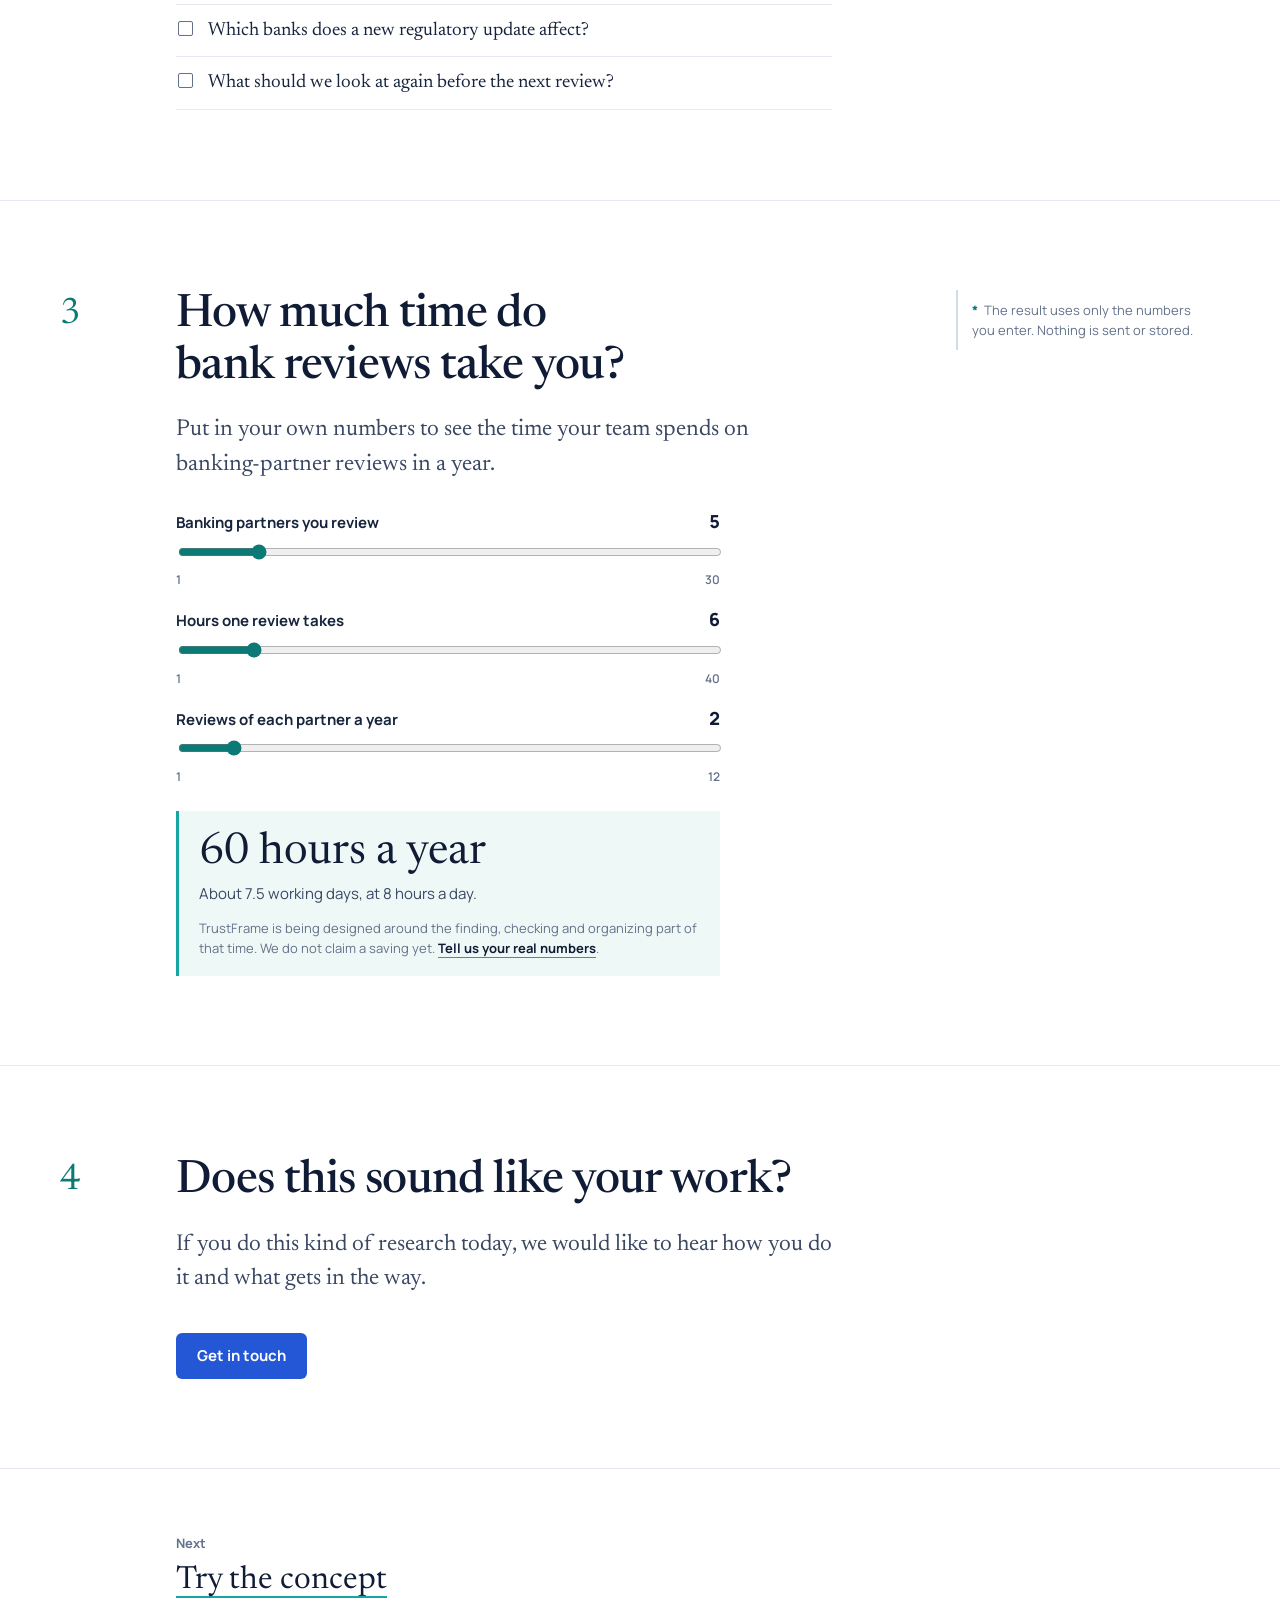
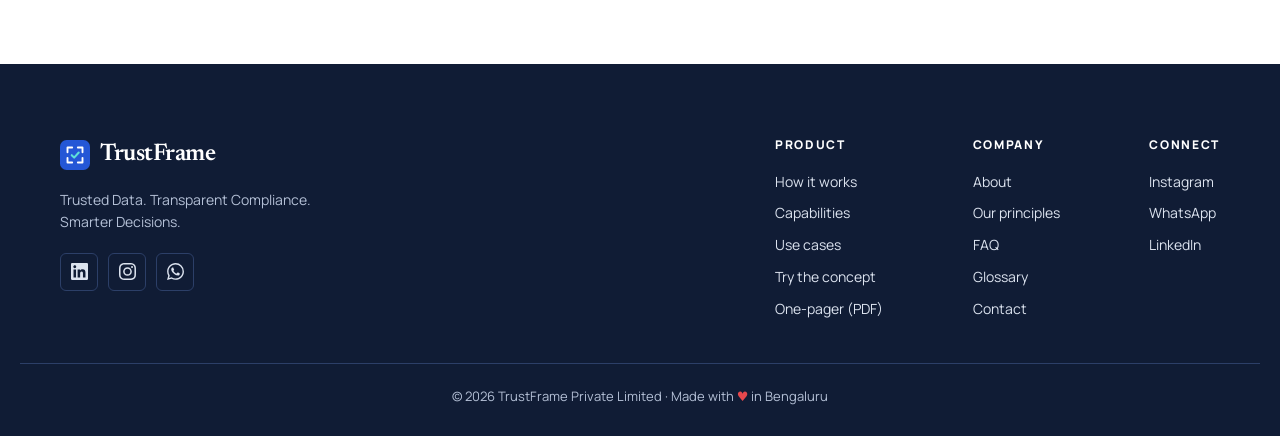
<file: use-cases/index.html>
<!doctype html>
<html lang="en">
<head>
<meta charset="utf-8">
<meta name="viewport" content="width=device-width, initial-scale=1, viewport-fit=cover">
<title>Use cases | TrustFrame</title>
<meta name="description" content="Who TrustFrame is being designed for: fintech companies and enterprise teams that review the banks they work with.">
<link rel="canonical" href="https://ayush-banka.github.io/trustframe/use-cases/">
<meta name="theme-color" content="#101C35">
<meta property="og:title" content="Use cases | TrustFrame">
<meta property="og:description" content="Who TrustFrame is being designed for: fintech companies and enterprise teams that review the banks they work with.">
<meta property="og:type" content="website">
<meta property="og:site_name" content="TrustFrame">
<meta property="og:url" content="https://ayush-banka.github.io/trustframe/use-cases/">
<meta property="og:image" content="https://ayush-banka.github.io/trustframe/og-image.png">
<meta property="og:image:width" content="1200">
<meta property="og:image:height" content="630">
<meta property="og:image:alt" content="TrustFrame: Confidence begins with clearer data. Regulatory intelligence for better banking-partner decisions.">
<meta name="twitter:card" content="summary_large_image">
<meta name="twitter:title" content="Use cases | TrustFrame">
<meta name="twitter:description" content="Who TrustFrame is being designed for: fintech companies and enterprise teams that review the banks they work with.">
<meta name="twitter:image" content="https://ayush-banka.github.io/trustframe/og-image.png">
<link rel="icon" href="../favicon.svg" type="image/svg+xml">
<link rel="apple-touch-icon" href="../apple-touch-icon.png">
<link rel="manifest" href="../site.webmanifest">
<meta name="apple-mobile-web-app-title" content="TrustFrame">
<link rel="preconnect" href="https://fonts.googleapis.com">
<link rel="preconnect" href="https://fonts.gstatic.com" crossorigin>
<link rel="stylesheet" href="https://fonts.googleapis.com/css2?family=Manrope:wght@500;600;700;800&family=Newsreader:ital,opsz,wght@0,6..72,400;0,6..72,500;0,6..72,600;1,6..72,400&display=swap">
<link rel="stylesheet" href="../styles.css">
</head>
<body data-page="use-cases">
<a class="skip-link" href="#main">Skip to content</a>

  <div class="status-strip">
    <div class="wrap status-inner">
      <p>What do you check before choosing a banking partner? <a class="status-link" href="../contact/#form-title">Tell us in two lines</a></p>
    </div>
  </div>

  <header class="site-header" data-header>
    <div class="wrap header-inner">
      <a class="brand" href="../" aria-label="TrustFrame home">
        <svg class="brand-mark" viewBox="0 0 32 32" aria-hidden="true" focusable="false"><rect width="32" height="32" rx="7" fill="#2457D6"/><path d="M8 13V8h5M19 8h5v5M24 19v5h-5M13 24H8v-5" fill="none" stroke="#fff" stroke-width="2" stroke-linecap="round" stroke-linejoin="round"/><path d="m12.5 16.2 2.6 2.6 4.9-5.4" fill="none" stroke="#5EE0D9" stroke-width="2.2" stroke-linecap="round" stroke-linejoin="round"/></svg>
        <span class="brand-name">TrustFrame</span>
      </a>
      <nav aria-label="Main">
        <ul class="nav-list" id="nav-menu">
          <li><a href="../how-it-works/">How it works</a></li>
          <li><a href="../use-cases/" aria-current="page">Use cases</a></li>
          <li><a href="../try/">Try it</a></li>
          <li><a href="../about/">About</a></li>
          <li><a href="../contact/">Contact</a></li>
          <li class="nav-cta-mobile"><a class="btn btn-primary" href="../contact/">Get in touch</a></li>
        </ul>
      </nav>
      <a class="btn btn-primary header-cta" href="../contact/">Get in touch</a>
      <button class="menu-toggle" type="button" aria-expanded="false" aria-controls="nav-menu" data-menu-toggle>Menu</button>
    </div>
  </header>

  <main id="main" tabindex="-1">
    <section class="page-head" aria-labelledby="use-cases-title">
      <div class="wrap row">
        <div class="body">
          <h1 id="use-cases-title" tabindex="-1">Who we aim to support</h1>
          <p class="lead">TrustFrame is being designed for teams that need a clear, traceable view of the banks they work with, or plan to work with.</p>
        </div>
        <div class="notes">
          <p class="note"><span class="note-num">*</span>The questions on this page are typical of banking-partner <a class="term" data-term="due-diligence" href="../glossary/#g-due-diligence">due diligence</a>. They show the kind of work TrustFrame is meant to support. They are not customer quotes.</p>
        </div>
      </div>
    </section>

    <section class="section" id="fintech" aria-labelledby="fintech-title">
      <div class="wrap row">
        <p class="num" aria-hidden="true">1</p>
        <div class="body">
          <h2 id="fintech-title">Fintech companies</h2>
          <p class="lead">Banking-partner research and due diligence.</p>
          <p style="margin-top: 16px">Fintechs often rely on bank partners for accounts, payments, lending or other regulated services. Before and during a partnership, teams need a clear view of each partner's disclosures and regulatory context.</p>
          <p class="list-title">Questions TrustFrame aims to help answer</p>
          <ul class="checklist">
            <li>What has this bank disclosed, and where?</li>
            <li>Which regulatory updates relate to this partner?</li>
            <li>What has changed since our last review?</li>
            <li>Can we show where each finding came from?</li>
          </ul>
        </div>
        <div class="notes">
          <p class="note"><span class="note-num">*</span><strong>Roles we have in mind:</strong> founders, partnership leads, and risk and compliance teams.</p>
        </div>
      </div>
    </section>

    <section class="section" id="enterprise" aria-labelledby="enterprise-title">
      <div class="wrap row">
        <p class="num" aria-hidden="true">2</p>
        <div class="body">
          <h2 id="enterprise-title">Enterprise teams</h2>
          <p class="lead">Risk, compliance and business teams reviewing bank information.</p>
          <p style="margin-top: 16px">Enterprises review the banks they hold accounts with, borrow from or route payments through. Those reviews are easier when findings are consistent across banks and can be traced to a source.</p>
          <p class="list-title">Questions TrustFrame aims to help answer</p>
          <ul class="checklist">
            <li>Is our view of each bank consistent and complete?</li>
            <li>Where does this finding come from?</li>
            <li>Which banks does a new regulatory update affect?</li>
            <li>What should we look at again before the next review?</li>
          </ul>
        </div>
        <div class="notes">
          <p class="note"><span class="note-num">*</span><strong>Roles we have in mind:</strong> treasury, procurement, and risk and compliance teams.</p>
        </div>
      </div>
    </section>

    <section class="section" id="calculator" aria-labelledby="calc-title">
      <div class="wrap row">
        <p class="num" aria-hidden="true">3</p>
        <div class="body">
          <h2 id="calc-title">How much time do bank reviews take you?</h2>
          <p class="lead">Put in your own numbers to see the time your team spends on banking-partner reviews in a year.</p>
          <form class="calc" data-calc>
            <div class="calc-field">
              <label for="c-banks">Banking partners you review <output for="c-banks" data-out="banks">5</output></label>
              <input id="c-banks" name="banks" type="range" min="1" max="30" step="1" value="5">
              <p class="calc-scale" aria-hidden="true"><span>1</span><span>30</span></p>
            </div>
            <div class="calc-field">
              <label for="c-hours">Hours one review takes <output for="c-hours" data-out="hours">6</output></label>
              <input id="c-hours" name="hours" type="range" min="1" max="40" step="1" value="6">
              <p class="calc-scale" aria-hidden="true"><span>1</span><span>40</span></p>
            </div>
            <div class="calc-field">
              <label for="c-times">Reviews of each partner a year <output for="c-times" data-out="times">2</output></label>
              <input id="c-times" name="times" type="range" min="1" max="12" step="1" value="2">
              <p class="calc-scale" aria-hidden="true"><span>1</span><span>12</span></p>
            </div>
          </form>
          <div class="calc-result" aria-live="polite">
            <p class="calc-big"><span data-calc-hours>60</span> hours a year</p>
            <p class="calc-sub">About <span data-calc-days>7.5</span> working days, at 8 hours a day.</p>
            <p class="calc-note">TrustFrame is being designed around the finding, checking and organizing part of that time. We do not claim a saving yet. <a href="../contact/#form-title">Tell us your real numbers</a>.</p>
          </div>
        </div>
        <div class="notes">
          <p class="note"><span class="note-num">*</span>The result uses only the numbers you enter. Nothing is sent or stored.</p>
        </div>
      </div>
    </section>

    <section class="section" aria-labelledby="fit-title">
      <div class="wrap row">
        <p class="num" aria-hidden="true">4</p>
        <div class="body">
          <h2 id="fit-title">Does this sound like your work?</h2>
          <p class="lead">If you do this kind of research today, we would like to hear how you do it and what gets in the way.</p>
          <div class="actions">
            <a class="btn btn-primary" href="../contact/">Get in touch</a>
          </div>
        </div>
      </div>
    </section>

    <nav class="next" aria-label="Next page">
      <div class="wrap row">
        <div class="body">
          <p class="next-label">Next</p>
          <a href="../try/">Try the concept</a>
        </div>
      </div>
    </nav>
    
  </main>

  <footer class="site-footer">
    <div class="wrap footer-top">
      <div class="footer-brand">
        <a class="brand" href="../" aria-label="TrustFrame home">
          <svg class="brand-mark" viewBox="0 0 32 32" aria-hidden="true" focusable="false"><rect width="32" height="32" rx="7" fill="#2457D6"/><path d="M8 13V8h5M19 8h5v5M24 19v5h-5M13 24H8v-5" fill="none" stroke="#fff" stroke-width="2" stroke-linecap="round" stroke-linejoin="round"/><path d="m12.5 16.2 2.6 2.6 4.9-5.4" fill="none" stroke="#5EE0D9" stroke-width="2.2" stroke-linecap="round" stroke-linejoin="round"/></svg>
          <span class="brand-name">TrustFrame</span>
        </a>
        <p class="footer-tagline">Trusted Data. Transparent Compliance. Smarter Decisions.</p>
        <ul class="footer-social">
          <li><a href="https://www.linkedin.com/in/ayush-banka/" target="_blank" rel="noopener" aria-label="Ayush Banka on LinkedIn" title="LinkedIn"><svg viewBox="0 0 24 24" aria-hidden="true" focusable="false"><path d="M20.447 20.452h-3.554v-5.569c0-1.328-.027-3.037-1.852-3.037-1.853 0-2.136 1.445-2.136 2.939v5.667H9.351V9h3.414v1.561h.046c.477-.9 1.637-1.85 3.37-1.85 3.601 0 4.267 2.37 4.267 5.455v6.286zM5.337 7.433c-1.144 0-2.063-.926-2.063-2.065 0-1.138.92-2.063 2.063-2.063 1.14 0 2.064.925 2.064 2.063 0 1.139-.925 2.065-2.064 2.065zm1.782 13.019H3.555V9h3.564v11.452zM22.225 0H1.771C.792 0 0 .774 0 1.729v20.542C0 23.227.792 24 1.771 24h20.451C23.2 24 24 23.227 24 22.271V1.729C24 .774 23.2 0 22.222 0h.003z"/></svg></a></li>
          <li><a href="https://www.instagram.com/ayushhbanka/" target="_blank" rel="noopener" aria-label="Ayush Banka on Instagram" title="Instagram"><svg viewBox="0 0 24 24" aria-hidden="true" focusable="false"><path d="M7.0301.084c-1.2768.0602-2.1487.264-2.911.5634-.7888.3075-1.4575.72-2.1228 1.3877-.6652.6677-1.075 1.3368-1.3802 2.127-.2954.7638-.4956 1.6365-.552 2.914-.0564 1.2775-.0689 1.6882-.0626 4.947.0062 3.2586.0206 3.6671.0825 4.9473.061 1.2765.264 2.1482.5635 2.9107.308.7889.72 1.4573 1.388 2.1228.6679.6655 1.3365 1.0743 2.1285 1.38.7632.295 1.6361.4961 2.9134.552 1.2773.056 1.6884.069 4.9462.0627 3.2578-.0062 3.668-.0207 4.9478-.0814 1.28-.0607 2.147-.2652 2.9098-.5633.7889-.3086 1.4578-.72 2.1228-1.3881.665-.6682 1.0745-1.3378 1.3795-2.1284.2957-.7632.4966-1.636.552-2.9124.056-1.2809.0692-1.6898.063-4.948-.0063-3.2583-.021-3.6668-.0817-4.9465-.0607-1.2797-.264-2.1487-.5633-2.9117-.3084-.7889-.72-1.4568-1.3876-2.1228C21.2982 1.33 20.628.9208 19.8378.6165 19.074.321 18.2017.1197 16.9244.0645 15.6471.0093 15.236-.005 11.977.0014 8.718.0076 8.31.0215 7.0301.0839m.1402 21.6932c-1.17-.0509-1.8053-.2453-2.2287-.408-.5606-.216-.96-.4771-1.3819-.895-.422-.4178-.6811-.8186-.9-1.378-.1644-.4234-.3624-1.058-.4171-2.228-.0595-1.2645-.072-1.6442-.079-4.848-.007-3.2037.0053-3.583.0607-4.848.05-1.169.2456-1.805.408-2.2282.216-.5613.4762-.96.895-1.3816.4188-.4217.8184-.6814 1.3783-.9003.423-.1651 1.0575-.3614 2.227-.4171 1.2655-.06 1.6447-.072 4.848-.079 3.2033-.007 3.5835.005 4.8495.0608 1.169.0508 1.8053.2445 2.228.408.5608.216.96.4754 1.3816.895.4217.4194.6816.8176.9005 1.3787.1653.4217.3617 1.056.4169 2.2263.0602 1.2655.0739 1.645.0796 4.848.0058 3.203-.0055 3.5834-.061 4.848-.051 1.17-.245 1.8055-.408 2.2294-.216.5604-.4763.96-.8954 1.3814-.419.4215-.8181.6811-1.3783.9-.4224.1649-1.0577.3617-2.2262.4174-1.2656.0595-1.6448.072-4.8493.079-3.2045.007-3.5825-.006-4.848-.0608M16.953 5.5864A1.44 1.44 0 1 0 18.39 4.144a1.44 1.44 0 0 0-1.437 1.4424M5.8385 12.012c.0067 3.4032 2.7706 6.1557 6.173 6.1493 3.4026-.0065 6.157-2.7701 6.1506-6.1733-.0065-3.4032-2.771-6.1565-6.174-6.1498-3.403.0067-6.156 2.771-6.1496 6.1738M8 12.0077a4 4 0 1 1 4.008 3.9921A3.9996 3.9996 0 0 1 8 12.0077"/></svg></a></li>
          <li><a href="https://wa.me/917275259999?text=Hi%2C%20I%27d%20like%20to%20know%20more%20about%20TrustFrame." target="_blank" rel="noopener" aria-label="Chat with us on WhatsApp" title="WhatsApp"><svg viewBox="0 0 24 24" aria-hidden="true" focusable="false"><path d="M17.472 14.382c-.297-.149-1.758-.867-2.03-.967-.273-.099-.471-.148-.67.15-.197.297-.767.966-.94 1.164-.173.199-.347.223-.644.075-.297-.15-1.255-.463-2.39-1.475-.883-.788-1.48-1.761-1.653-2.059-.173-.297-.018-.458.13-.606.134-.133.298-.347.446-.52.149-.174.198-.298.298-.497.099-.198.05-.371-.025-.52-.075-.149-.669-1.612-.916-2.207-.242-.579-.487-.5-.669-.51-.173-.008-.371-.01-.57-.01-.198 0-.52.074-.792.372-.272.297-1.04 1.016-1.04 2.479 0 1.462 1.065 2.875 1.213 3.074.149.198 2.096 3.2 5.077 4.487.709.306 1.262.489 1.694.625.712.227 1.36.195 1.871.118.571-.085 1.758-.719 2.006-1.413.248-.694.248-1.289.173-1.413-.074-.124-.272-.198-.57-.347m-5.421 7.403h-.004a9.87 9.87 0 01-5.031-1.378l-.361-.214-3.741.982.998-3.648-.235-.374a9.86 9.86 0 01-1.51-5.26c.001-5.45 4.436-9.884 9.888-9.884 2.64 0 5.122 1.03 6.988 2.898a9.825 9.825 0 012.893 6.994c-.003 5.45-4.437 9.884-9.885 9.884m8.413-18.297A11.815 11.815 0 0012.05 0C5.495 0 .16 5.335.157 11.892c0 2.096.547 4.142 1.588 5.945L.057 24l6.305-1.654a11.882 11.882 0 005.683 1.448h.005c6.554 0 11.89-5.335 11.893-11.893a11.821 11.821 0 00-3.48-8.413Z"/></svg></a></li>
        </ul>
      </div>
      <nav class="footer-col" aria-labelledby="fh-product">
        <p class="footer-head" id="fh-product">Product</p>
        <ul>
          <li><a href="../how-it-works/">How it works</a></li>
          <li><a href="../how-it-works/#capabilities">Capabilities</a></li>
          <li><a href="../use-cases/">Use cases</a></li>
          <li><a href="../try/">Try the concept</a></li>
          <li><a href="../trustframe-one-pager.pdf" download>One-pager (PDF)</a></li>
        </ul>
      </nav>
      <nav class="footer-col" aria-labelledby="fh-company">
        <p class="footer-head" id="fh-company">Company</p>
        <ul>
          <li><a href="../about/">About</a></li>
          <li><a href="../about/#principles-title">Our principles</a></li>
          <li><a href="../about/#faq">FAQ</a></li>
          <li><a href="../glossary/">Glossary</a></li>
          <li><a href="../contact/">Contact</a></li>
        </ul>
      </nav>
      <nav class="footer-col" aria-labelledby="fh-connect">
        <p class="footer-head" id="fh-connect">Connect</p>
        <ul>
          <li><a href="https://www.instagram.com/ayushhbanka/" target="_blank" rel="noopener">Instagram</a></li>
          <li><a href="https://wa.me/917275259999?text=Hi%2C%20I%27d%20like%20to%20know%20more%20about%20TrustFrame." target="_blank" rel="noopener">WhatsApp</a></li>
          <li><a href="https://www.linkedin.com/in/ayush-banka/" target="_blank" rel="noopener">LinkedIn</a></li>
        </ul>
      </nav>
    </div>
    <div class="wrap footer-bottom">
      <p>&copy; <span data-year>2026</span> TrustFrame Private Limited &middot; Made with <span class="heart" role="img" aria-label="love">&hearts;</span> in Bengaluru</p>
    </div>
  </footer>

  <a class="wa-float" href="https://wa.me/917275259999?text=Hi%2C%20I%27d%20like%20to%20know%20more%20about%20TrustFrame." target="_blank" rel="noopener" aria-label="Chat with us on WhatsApp" data-wa>
    <span class="wa-label" aria-hidden="true">Chat on WhatsApp<small>+91 72752 59999</small></span>
    <span class="wa-btn"><svg viewBox="0 0 24 24" aria-hidden="true" focusable="false"><path d="M17.472 14.382c-.297-.149-1.758-.867-2.03-.967-.273-.099-.471-.148-.67.15-.197.297-.767.966-.94 1.164-.173.199-.347.223-.644.075-.297-.15-1.255-.463-2.39-1.475-.883-.788-1.48-1.761-1.653-2.059-.173-.297-.018-.458.13-.606.134-.133.298-.347.446-.52.149-.174.198-.298.298-.497.099-.198.05-.371-.025-.52-.075-.149-.669-1.612-.916-2.207-.242-.579-.487-.5-.669-.51-.173-.008-.371-.01-.57-.01-.198 0-.52.074-.792.372-.272.297-1.04 1.016-1.04 2.479 0 1.462 1.065 2.875 1.213 3.074.149.198 2.096 3.2 5.077 4.487.709.306 1.262.489 1.694.625.712.227 1.36.195 1.871.118.571-.085 1.758-.719 2.006-1.413.248-.694.248-1.289.173-1.413-.074-.124-.272-.198-.57-.347m-5.421 7.403h-.004a9.87 9.87 0 01-5.031-1.378l-.361-.214-3.741.982.998-3.648-.235-.374a9.86 9.86 0 01-1.51-5.26c.001-5.45 4.436-9.884 9.888-9.884 2.64 0 5.122 1.03 6.988 2.898a9.825 9.825 0 012.893 6.994c-.003 5.45-4.437 9.884-9.885 9.884m8.413-18.297A11.815 11.815 0 0012.05 0C5.495 0 .16 5.335.157 11.892c0 2.096.547 4.142 1.588 5.945L.057 24l6.305-1.654a11.882 11.882 0 005.683 1.448h.005c6.554 0 11.89-5.335 11.893-11.893a11.821 11.821 0 00-3.48-8.413Z"/></svg></span>
  </a>

<script src="../site.js"></script>
</body>
</html>
</file>
<file: styles.css>
/* Layout: annotated report, numbering gutter + reading column + margin notes, single light paper theme by design.
   TrustFrame website, "annotated disclosure" design.
   Every page is laid out like an annotated report: a numbering gutter,
   a reading column, and a margin for notes that cite their sources. */

:root {
  --ink: #101C35;
  --text: #17243D;
  --text-2: #3A4863;
  --muted: #63718A;
  --blue: #2457D6;
  --blue-hover: #1C47B5;
  --blue-active: #173C99;
  --teal: #16A6A1;
  --teal-ink: #0B7A76;
  --teal-soft: #5EE0D9;
  --paper: #FFFFFF;
  --desk: #F5F7FB;
  --rule: #E5EAF2;
  --rule-strong: #D3DBE8;
  --hl: #C4EDE8;
  --hl-linked: #8FDCD3;
  --note-linked: #EEF9F7;
  --redact: #E1E6EE;
  --error: #B42318;
  --on-dark: #FFFFFF;
  --on-dark-2: #B4C0D6;
  --navy-line: #2C3F68;

  --serif: "Newsreader", Georgia, "Times New Roman", serif;
  --sans: "Manrope", ui-sans-serif, system-ui, -apple-system, "Segoe UI", sans-serif;

  --wrap: 1160px;
  --gutter: clamp(16px, 4vw, 40px);
  --col-num: 72px;
  --col-margin: 264px;
  --col-gap: 44px;
  --header-h: 64px;
}

/* ---------- Base ---------- */

*, *::before, *::after { box-sizing: border-box; }

[hidden] { display: none !important; }

html { -webkit-text-size-adjust: 100%; text-size-adjust: 100%; }

@media (prefers-reduced-motion: no-preference) {
  html { scroll-behavior: smooth; }
}

body {
  margin: 0;
  background: var(--paper);
  color: var(--text);
  font-family: var(--serif);
  font-size: 1.1875rem;
  line-height: 1.62;
  font-optical-sizing: auto;
  -webkit-font-smoothing: antialiased;
  -moz-osx-font-smoothing: grayscale;
  overflow-x: hidden;
}

h1, h2, h3 {
  margin: 0;
  font-family: var(--serif);
  font-weight: 500;
  color: var(--ink);
  letter-spacing: -0.015em;
  text-wrap: balance;
}

p { margin: 0; }
ul, ol { margin: 0; padding: 0; list-style: none; }

a { color: var(--blue); text-decoration-thickness: 1px; text-underline-offset: 4px; }
a:hover { color: var(--blue-hover); }

svg { display: block; }

[id] { scroll-margin-top: calc(var(--header-h) + 24px); }

:focus-visible {
  outline: 3px solid var(--blue);
  outline-offset: 3px;
  border-radius: 3px;
}
.site-footer :focus-visible { outline-color: var(--teal-soft); }

.visually-hidden {
  position: absolute !important;
  width: 1px; height: 1px;
  margin: -1px; padding: 0;
  overflow: hidden;
  clip: rect(0 0 0 0);
  white-space: nowrap;
  border: 0;
}

.skip-link {
  position: absolute;
  top: -100px;
  left: 16px;
  z-index: 100;
  padding: 10px 16px;
  background: var(--paper);
  color: var(--ink);
  font-family: var(--sans);
  font-size: 0.9375rem;
  font-weight: 700;
  border: 1px solid var(--rule-strong);
  border-radius: 6px;
}
.skip-link:focus { top: 12px; }

.wrap {
  width: 100%;
  max-width: calc(var(--wrap) + var(--gutter) * 2);
  margin-inline: auto;
  padding-left: max(var(--gutter), env(safe-area-inset-left, 0px));
  padding-right: max(var(--gutter), env(safe-area-inset-right, 0px));
}

/* ---------- The document grid ---------- */

.row {
  display: grid;
  grid-template-columns: var(--col-num) minmax(0, 1fr) var(--col-margin);
  column-gap: var(--col-gap);
  align-items: start;
}

.row > .num,
.row > .clause-num { grid-column: 1; }
.row > .body { grid-column: 2; max-width: 41rem; }
.row > .notes { grid-column: 3; }
.row > .span { grid-column: 2 / 4; }

.num {
  padding-top: 0.1em;
  color: var(--teal-ink);
  font-family: var(--serif);
  font-size: clamp(1.75rem, 1.6vw + 1rem, 2.375rem);
  line-height: 1.15;
}

.section {
  padding-block: clamp(56px, 7vw, 104px);
  border-top: 1px solid var(--rule);
}

.section h2 {
  font-size: clamp(1.875rem, 2.4vw + 1rem, 2.875rem);
  line-height: 1.12;
}

.body > p + p { margin-top: 1em; }
.section h2 + p,
.section h2 + .lead { margin-top: 20px; }

.lead {
  color: var(--text-2);
  font-size: clamp(1.25rem, 0.5vw + 1.1rem, 1.4375rem);
  line-height: 1.5;
}

/* Sub-clauses (1.1, 1.2 ...) */
.clauses { margin-top: clamp(32px, 4vw, 48px); }

.clause {
  padding-block: 24px;
  border-top: 1px solid var(--rule);
}
.clause:last-child { border-bottom: 1px solid var(--rule); }

.clause-num {
  padding-top: 0.35em;
  color: var(--muted);
  font-family: var(--sans);
  font-size: 0.875rem;
  font-weight: 700;
  font-variant-numeric: tabular-nums;
}

.clause h3 { font-size: 1.5rem; line-height: 1.25; }
.clause h3 + p { margin-top: 8px; color: var(--text-2); }

/* ---------- Highlights and margin notes ---------- */

mark.hl {
  color: inherit;
  background-color: transparent;
  background-image: linear-gradient(100deg, rgba(196, 237, 232, 0.2) 0, var(--hl) 0.35em, var(--hl) calc(100% - 0.3em), rgba(196, 237, 232, 0.3) 100%);
  background-repeat: no-repeat;
  background-size: 100% 74%;
  background-position: 0 72%;
  padding-inline: 0.1em;
  border-radius: 0.18em;
  -webkit-box-decoration-break: clone;
  box-decoration-break: clone;
  transition: background-image 0.2s ease;
}
mark.hl.is-linked {
  background-image: linear-gradient(100deg, rgba(143, 220, 211, 0.4) 0, var(--hl-linked) 0.35em, var(--hl-linked) calc(100% - 0.3em), rgba(143, 220, 211, 0.4) 100%);
}

sup.ref {
  font-family: var(--sans);
  font-size: 0.55em;
  font-weight: 700;
  line-height: 0;
  vertical-align: super;
  margin-left: 0.08em;
}
sup.ref a {
  display: inline-block;
  padding: 0.15em 0.2em;
  color: var(--teal-ink);
  text-decoration: none;
}
sup.ref a:hover { color: var(--ink); }

.notes { display: grid; gap: 14px; }

.note {
  padding: 10px 12px 10px 14px;
  border-left: 2px solid var(--rule-strong);
  color: var(--muted);
  font-family: var(--sans);
  font-size: 0.8125rem;
  line-height: 1.55;
  transition: border-color 0.2s ease, background-color 0.2s ease, color 0.2s ease;
}
.note-num {
  margin-right: 6px;
  color: var(--teal-ink);
  font-weight: 800;
}
.note strong { color: var(--ink); font-weight: 700; }
.note.is-linked { border-left-color: var(--teal); background: var(--note-linked); color: var(--text); }

/* ---------- Buttons and links ---------- */

.btn {
  display: inline-flex;
  align-items: center;
  justify-content: center;
  min-height: 46px;
  padding: 11px 20px;
  border: 1px solid transparent;
  border-radius: 6px;
  font-family: var(--sans);
  font-size: 0.9375rem;
  font-weight: 700;
  line-height: 1.2;
  text-decoration: none;
  cursor: pointer;
  transition: background-color 0.15s ease, transform 0.1s ease;
}
.btn-primary { background: var(--blue); color: #FFFFFF; }
.btn-primary:hover { background: var(--blue-hover); color: #FFFFFF; }
.btn-primary:active { background: var(--blue-active); transform: translateY(1px); }

.text-link {
  color: var(--ink);
  font-family: var(--sans);
  font-size: 0.9375rem;
  font-weight: 700;
  text-decoration: underline;
  text-decoration-color: var(--teal);
  text-decoration-thickness: 2px;
  text-underline-offset: 6px;
}
.text-link:hover { color: var(--blue); text-decoration-color: var(--blue); }

.actions {
  display: flex;
  flex-wrap: wrap;
  align-items: center;
  gap: 16px 28px;
  margin-top: 36px;
}

.more { margin-top: 28px; }

/* ---------- Status strip and header ---------- */

.status-strip {
  background: var(--desk);
  border-bottom: 1px solid var(--rule);
  color: var(--text-2);
  font-family: var(--sans);
  font-size: 0.8125rem;
  line-height: 1.45;
}
.status-inner {
  display: flex;
  align-items: baseline;
  justify-content: center;
  gap: 10px;
  padding-block: 8px;
  text-align: center;
}
.status-link {
  margin-left: 6px;
  font-weight: 700;
  text-underline-offset: 3px;
  white-space: nowrap;
}

.site-header {
  position: sticky;
  top: env(safe-area-inset-top, 0px);
  z-index: 50;
  background: var(--paper);
  border-bottom: 1px solid var(--rule);
}
.site-header.is-scrolled { box-shadow: 0 8px 24px -18px rgba(16, 28, 53, 0.45); }

.header-inner {
  display: flex;
  align-items: center;
  gap: 28px;
  min-height: var(--header-h);
}

.brand {
  display: inline-flex;
  align-items: center;
  gap: 10px;
  margin-right: auto;
  color: var(--ink);
  text-decoration: none;
}
.brand:hover { color: var(--ink); }
.brand-mark { width: 30px; height: 30px; }
.brand-name {
  font-family: var(--serif);
  font-size: 1.5rem;
  font-weight: 600;
  letter-spacing: -0.02em;
}

.nav-list { display: flex; align-items: center; gap: 6px; }
.nav-list a:not(.btn) {
  display: inline-block;
  padding: 6px 10px;
  border-radius: 3px;
  color: var(--text);
  font-family: var(--sans);
  font-size: 0.9375rem;
  font-weight: 600;
  text-decoration: none;
}
.nav-list a:not(.btn):hover { color: var(--blue); }
.nav-list a[aria-current="page"] {
  background-image: linear-gradient(var(--hl), var(--hl));
  background-repeat: no-repeat;
  background-size: calc(100% - 12px) 62%;
  background-position: 6px 75%;
  color: var(--ink);
}

.nav-cta-mobile { display: none; }

.menu-toggle {
  display: none;
  min-height: 42px;
  padding: 8px 14px;
  border: 1px solid var(--rule-strong);
  border-radius: 6px;
  background: var(--paper);
  color: var(--ink);
  font-family: var(--sans);
  font-size: 0.9375rem;
  font-weight: 700;
  cursor: pointer;
}

@media (max-width: 879px) {
  .header-cta { display: none; }
  .menu-toggle { display: inline-flex; align-items: center; }

  .nav-list {
    position: absolute;
    top: 100%;
    left: 0;
    right: 0;
    display: none;
    flex-direction: column;
    align-items: stretch;
    gap: 0;
    padding-block: 8px 20px;
    padding-left: max(var(--gutter), env(safe-area-inset-left, 0px));
    padding-right: max(var(--gutter), env(safe-area-inset-right, 0px));
    background: var(--paper);
    border-bottom: 1px solid var(--rule);
    box-shadow: 0 20px 30px -26px rgba(16, 28, 53, 0.5);
    max-height: calc(100vh - var(--header-h));
    max-height: calc(100dvh - var(--header-h));
    overflow-y: auto;
  }
  .site-header.menu-open .nav-list { display: flex; }

  .nav-list li { border-bottom: 1px solid var(--rule); }
  .nav-list li.nav-cta-mobile { border-bottom: 0; }
  .nav-list a:not(.btn) {
    display: block;
    padding: 14px 4px;
    font-size: 1.0625rem;
  }
  .nav-list a[aria-current="page"] { background: none; box-shadow: inset 3px 0 0 var(--teal); padding-left: 14px; }

  .nav-cta-mobile { display: block; margin-top: 16px; }
  .nav-cta-mobile .btn { width: 100%; min-height: 50px; }
}

/* ---------- Home: hero ---------- */

.hero { padding-block: clamp(56px, 8vw, 120px) clamp(56px, 7vw, 96px); }

.kicker {
  margin-bottom: 22px;
  color: var(--teal-ink);
  font-family: var(--sans);
  font-size: 0.75rem;
  font-weight: 800;
  letter-spacing: 0.12em;
  text-transform: uppercase;
}

.hero h1 {
  font-size: clamp(3rem, 5.6vw + 0.75rem, 5.75rem);
  line-height: 1.02;
  letter-spacing: -0.03em;
}

.hero .lead { margin-top: 28px; max-width: 36rem; }

.hero .notes { padding-top: clamp(5rem, 9vw, 9.5rem); }

.principles {
  display: flex;
  flex-wrap: wrap;
  gap: 6px 22px;
  margin-top: 32px;
  color: var(--muted);
  font-family: var(--sans);
  font-size: 0.875rem;
  font-weight: 600;
}

/* One orchestrated moment: the hero highlight is drawn like a marker stroke. */
@media (prefers-reduced-motion: no-preference) {
  .hero mark.hl {
    background-size: 0% 74%;
    animation: draw-highlight 0.9s cubic-bezier(0.45, 0.05, 0.25, 1) 0.45s forwards;
  }
  @keyframes draw-highlight { to { background-size: 100% 74%; } }
}

/* ---------- Home: exhibit (concept preview sheet) ---------- */

.exhibit-band {
  padding-block: clamp(48px, 6vw, 96px);
  background: var(--desk);
  border-block: 1px solid var(--rule);
}

.exhibit { margin: 0; }

.sheet {
  position: relative;
  max-width: 1000px;
  margin-inline: auto;
  padding: clamp(24px, 4vw, 52px);
  background: var(--paper);
  border: 1px solid var(--rule);
  border-radius: 4px;
  box-shadow: 0 1px 0 rgba(16, 28, 53, 0.04), 0 30px 60px -40px rgba(16, 28, 53, 0.45);
}

.stamp {
  position: absolute;
  top: clamp(18px, 3vw, 30px);
  right: clamp(18px, 3vw, 30px);
  padding: 5px 10px;
  border: 1.5px solid var(--teal-ink);
  border-radius: 4px;
  color: var(--teal-ink);
  font-family: var(--sans);
  font-size: 0.6875rem;
  font-weight: 800;
  letter-spacing: 0.14em;
  text-transform: uppercase;
  transform: rotate(-3deg);
}

.sheet-head {
  padding-bottom: 20px;
  margin-bottom: 8px;
  border-bottom: 2px solid var(--ink);
  padding-right: 150px;
}
.sheet-org {
  color: var(--muted);
  font-family: var(--sans);
  font-size: 0.8125rem;
  font-weight: 600;
}
.sheet-title {
  margin-top: 6px;
  color: var(--ink);
  font-size: clamp(1.375rem, 1.2vw + 1rem, 1.75rem);
  line-height: 1.2;
}

.sheet-row {
  display: grid;
  grid-template-columns: minmax(0, 1fr) 240px;
  column-gap: 40px;
  padding-block: 22px;
  border-bottom: 1px solid var(--rule);
}
.sheet-row:last-child { border-bottom: 0; padding-bottom: 0; }

.sheet-row h3 { font-size: 1.125rem; line-height: 1.3; }
.sheet-row h3 .clause-num { margin-right: 10px; padding: 0; }
.sheet-row p { margin-top: 8px; font-size: 1.0625rem; line-height: 1.7; color: var(--text-2); }

.redact {
  display: inline-block;
  width: var(--w, 5em);
  height: 0.7em;
  margin-right: 0.25em;
  border-radius: 2px;
  background: var(--redact);
  vertical-align: 0;
}

.exhibit figcaption {
  max-width: 1000px;
  margin: 18px auto 0;
  color: var(--muted);
  font-family: var(--sans);
  font-size: 0.8125rem;
  line-height: 1.5;
}
.exhibit figcaption strong { color: var(--ink); font-weight: 700; }

/* ---------- Procedure list (steps) ---------- */

.procedure { margin-top: 28px; border-top: 1px solid var(--rule); }
.procedure li {
  display: grid;
  grid-template-columns: 3rem 11rem minmax(0, 1fr);
  gap: 12px;
  align-items: baseline;
  padding-block: 14px;
  border-bottom: 1px solid var(--rule);
}
.procedure .step-n {
  color: var(--muted);
  font-family: var(--sans);
  font-size: 0.8125rem;
  font-weight: 700;
  font-variant-numeric: tabular-nums;
}
.procedure .step-t { color: var(--ink); font-size: 1.25rem; font-weight: 500; }
.procedure .step-d { color: var(--text-2); font-size: 1rem; line-height: 1.5; }

/* ---------- Page title block (inner pages) ---------- */

.page-head { padding-block: clamp(56px, 7vw, 104px) clamp(40px, 5vw, 72px); }
.page-head h1 {
  font-size: clamp(2.5rem, 4.4vw + 0.75rem, 4.5rem);
  line-height: 1.05;
  letter-spacing: -0.025em;
}
.page-head .lead { margin-top: 24px; }
.page-head .notes { padding-top: 0.6rem; }

/* ---------- Schedule table ---------- */

.schedule {
  width: 100%;
  margin-top: 32px;
  border-collapse: collapse;
  font-size: 1rem;
}
.schedule caption {
  padding-bottom: 12px;
  color: var(--muted);
  font-family: var(--sans);
  font-size: 0.8125rem;
  font-weight: 700;
  text-align: left;
}
.schedule th {
  padding: 10px 12px 10px 0;
  border-bottom: 2px solid var(--ink);
  color: var(--ink);
  font-family: var(--sans);
  font-size: 0.75rem;
  font-weight: 800;
  letter-spacing: 0.06em;
  text-align: left;
  text-transform: uppercase;
}
.schedule td {
  padding: 18px 16px 18px 0;
  border-bottom: 1px solid var(--rule);
  color: var(--text-2);
  line-height: 1.5;
  vertical-align: top;
}
.schedule td.cap-no {
  width: 3.5rem;
  color: var(--muted);
  font-family: var(--sans);
  font-size: 0.875rem;
  font-weight: 700;
  font-variant-numeric: tabular-nums;
}
.schedule td.cap-name {
  width: 30%;
  color: var(--ink);
  font-size: 1.1875rem;
  font-weight: 500;
}
.schedule td.cap-status { width: 6.5rem; padding-right: 0; }
.tag {
  display: inline-block;
  padding: 2px 8px;
  border: 1px solid var(--teal-ink);
  border-radius: 3px;
  color: var(--teal-ink);
  font-family: var(--sans);
  font-size: 0.75rem;
  font-weight: 700;
  white-space: nowrap;
}

/* ---------- Checklists and definition lists ---------- */

.list-title {
  margin-top: 28px;
  color: var(--ink);
  font-family: var(--sans);
  font-size: 0.875rem;
  font-weight: 800;
}

.checklist { margin-top: 12px; border-top: 1px solid var(--rule); }
.checklist li {
  position: relative;
  padding: 12px 0 12px 32px;
  border-bottom: 1px solid var(--rule);
  color: var(--text);
  line-height: 1.45;
}
.checklist li::before {
  content: "";
  position: absolute;
  left: 2px;
  top: 16px;
  width: 15px;
  height: 15px;
  border: 1.5px solid var(--muted);
  border-radius: 2px;
}

.terms { margin: 28px 0 0; border-top: 1px solid var(--rule); }
.terms div {
  display: grid;
  grid-template-columns: 12rem minmax(0, 1fr);
  gap: 16px;
  padding-block: 16px;
  border-bottom: 1px solid var(--rule);
}
.terms dt { color: var(--ink); font-size: 1.25rem; font-weight: 500; line-height: 1.35; }
.terms dd { margin: 0; color: var(--text-2); }

.plain-list { margin-top: 16px; display: grid; gap: 10px; }
.plain-list li { position: relative; padding-left: 22px; color: var(--text-2); }
.plain-list li::before {
  content: "";
  position: absolute;
  left: 2px;
  top: 0.72em;
  width: 10px;
  height: 1.5px;
  background: var(--teal);
}

/* ---------- Contact form ---------- */

.contact-form { margin-top: 36px; }
.form-hint { color: var(--muted); font-family: var(--sans); font-size: 0.875rem; margin-bottom: 22px; }

.field { margin-bottom: 20px; }
.field label {
  display: block;
  margin-bottom: 7px;
  color: var(--ink);
  font-family: var(--sans);
  font-size: 0.9375rem;
  font-weight: 700;
}
.optional { color: var(--muted); font-weight: 500; }

.field input,
.field textarea {
  display: block;
  width: 100%;
  min-height: 48px;
  padding: 12px 14px;
  border: 1px solid var(--rule-strong);
  border-radius: 6px;
  background: var(--paper);
  color: var(--text);
  font-family: var(--sans);
  font-size: 1rem;
  line-height: 1.5;
  transition: border-color 0.15s ease, box-shadow 0.15s ease;
}
.field textarea { min-height: 140px; resize: vertical; }
.field input:hover,
.field textarea:hover { border-color: #AEBBD0; }
.field input:focus,
.field textarea:focus {
  outline: none;
  border-color: var(--blue);
  box-shadow: 0 0 0 3px rgba(36, 87, 214, 0.22);
}
.field [aria-invalid="true"] { border-color: var(--error); }
.field [aria-invalid="true"]:focus { box-shadow: 0 0 0 3px rgba(180, 35, 24, 0.18); }

.field-error {
  margin-top: 7px;
  color: var(--error);
  font-family: var(--sans);
  font-size: 0.875rem;
  font-weight: 600;
}

.form-status {
  margin-top: 20px;
  padding: 14px 16px;
  border-left: 2px solid var(--teal);
  background: var(--note-linked);
  color: var(--text);
  font-family: var(--sans);
  font-size: 0.9375rem;
  line-height: 1.5;
}
.form-status a { font-weight: 700; overflow-wrap: anywhere; }

.email-line { margin-top: 20px; font-family: var(--sans); font-size: 1rem; }
.email-line a { font-weight: 700; overflow-wrap: anywhere; }

.form-section { padding-bottom: clamp(64px, 8vw, 112px); }

/* ---------- Next page link ---------- */

.next { padding-block: clamp(40px, 5vw, 64px); border-top: 1px solid var(--rule); }
.next-label {
  color: var(--muted);
  font-family: var(--sans);
  font-size: 0.8125rem;
  font-weight: 700;
}
.next a {
  display: inline-block;
  margin-top: 6px;
  color: var(--ink);
  font-size: clamp(1.5rem, 1.4vw + 1rem, 2rem);
  line-height: 1.25;
  text-decoration: underline;
  text-decoration-color: var(--teal);
  text-decoration-thickness: 2px;
  text-underline-offset: 8px;
}
.next a:hover { color: var(--blue); text-decoration-color: var(--blue); }

/* ---------- Footer ---------- */

.site-footer {
  background: var(--ink);
  color: var(--on-dark-2);
  font-family: var(--sans);
  font-size: 0.875rem;
  line-height: 1.55;
}

.footer-top {
  display: grid;
  grid-template-columns: minmax(0, 1fr) repeat(3, auto);
  gap: 40px clamp(40px, 7vw, 104px);
  padding-block: clamp(48px, 6vw, 72px) 44px;
}

.site-footer .brand,
.site-footer .brand:hover { color: var(--on-dark); }
.footer-tagline { margin-top: 14px; max-width: 18rem; }
.footer-social { display: flex; gap: 10px; margin-top: 20px; }
.footer-social a {
  display: grid;
  place-items: center;
  width: 38px;
  height: 38px;
  border: 1px solid var(--navy-line);
  border-radius: 6px;
  color: #DCE3EF;
}
.footer-social a:hover { color: #FFFFFF; border-color: var(--teal-soft); }
.footer-social svg { width: 17px; height: 17px; fill: currentColor; }

.footer-head {
  margin-bottom: 16px;
  color: var(--on-dark);
  font-size: 0.75rem;
  font-weight: 800;
  letter-spacing: 0.14em;
  text-transform: uppercase;
}
.footer-col ul { display: grid; gap: 10px; }
.footer-col a,
.footer-legal a { color: #DCE3EF; text-decoration: none; white-space: nowrap; }
.footer-col a:hover,
.footer-legal a:hover { color: #FFFFFF; text-decoration: underline; text-underline-offset: 4px; }

.footer-notes-title { color: var(--on-dark); font-weight: 800; margin-bottom: 10px; }
.footer-notes ol { display: grid; gap: 8px; counter-reset: fnote; }
.footer-notes li { position: relative; padding-left: 22px; counter-increment: fnote; }
.footer-notes li::before {
  content: counter(fnote);
  position: absolute;
  left: 0;
  color: var(--teal-soft);
  font-weight: 800;
}

.footer-bottom {
  display: flex;
  flex-wrap: wrap;
  justify-content: center;
  gap: 10px 24px;
  padding-block: 22px 30px;
  text-align: center;
  border-top: 1px solid var(--navy-line);
  font-size: 0.8125rem;
}
.footer-legal { display: flex; gap: 20px; }

/* ---------- Responsive ---------- */

/* Narrower screens: the margin column folds into the text column,
   so each note follows the paragraph it belongs to. */
@media (max-width: 1099px) {
  .row { grid-template-columns: var(--col-num) minmax(0, 1fr); }
  .row > .notes { grid-column: 2; max-width: 41rem; margin-top: 24px; }
  .row > .span { grid-column: 2; }
  .hero .notes,
  .page-head .notes { padding-top: 0; }
  .notes { gap: 10px; }

  .sheet-row { grid-template-columns: minmax(0, 1fr); }
  .sheet-row .notes { margin-top: 14px; }

  .footer-top { grid-template-columns: repeat(3, minmax(0, 1fr)); }
  .footer-brand { grid-column: 1 / -1; }
}

@media (max-width: 719px) {
  body { font-size: 1.0625rem; }

  .row { grid-template-columns: minmax(0, 1fr); }
  .row > .num,
  .row > .clause-num,
  .row > .body,
  .row > .notes,
  .row > .span { grid-column: 1; }
  .row > .num { margin-bottom: 8px; font-size: 1.5rem; }

  .clause { row-gap: 4px; }
  .clause-num { padding-top: 0; }
  .clause h3 { font-size: 1.3125rem; }

  .sheet-head { padding-right: 0; }
  .stamp { position: static; display: inline-block; margin-bottom: 16px; }

  .procedure li { grid-template-columns: 2.25rem minmax(0, 1fr); }
  .procedure .step-d { grid-column: 2; }

  .terms div { grid-template-columns: minmax(0, 1fr); gap: 4px; }

  /* Schedule table becomes stacked entries */
  .schedule thead { position: absolute; width: 1px; height: 1px; overflow: hidden; clip: rect(0 0 0 0); }
  .schedule tr { display: grid; grid-template-columns: 2.5rem minmax(0, 1fr); padding-block: 16px; border-bottom: 1px solid var(--rule); }
  .schedule td { display: block; padding: 0; border: 0; width: auto !important; }
  .schedule td.cap-no { grid-row: 1 / 4; padding-top: 0.2em; }
  .schedule td.cap-desc { margin-top: 6px; }
  .schedule td.cap-status { margin-top: 10px; }

  .actions .btn { flex: 1 1 100%; }
  .status-inner { justify-content: flex-start; text-align: left; }
  .status-link { margin-left: 0; }

  .footer-top { grid-template-columns: repeat(2, minmax(0, 1fr)); gap: 32px 20px; }
  .footer-bottom { justify-content: flex-start; text-align: left; padding-right: 72px; }
}

@media (prefers-reduced-motion: reduce) {
  *, *::before, *::after {
    transition-duration: 0.01ms !important;
    animation-duration: 0.01ms !important;
  }
}

.form-section .contact-form { margin-top: 0; }
.hero mark.hl { padding-inline: 0.02em 0.08em; margin-left: -0.02em; }

/* ---------- Contact details and form states ---------- */

.contact-details { margin: 32px 0 0; max-width: 30rem; border-top: 1px solid var(--rule); }
.contact-details div {
  display: grid;
  grid-template-columns: 5.5rem minmax(0, 1fr);
  gap: 12px;
  align-items: baseline;
  padding-block: 14px;
  border-bottom: 1px solid var(--rule);
}
.contact-details dt { color: var(--muted); font-family: var(--sans); font-size: 0.875rem; font-weight: 700; }
.contact-details dd { margin: 0; font-family: var(--sans); font-size: 1rem; }
.contact-details a { color: var(--ink); font-weight: 700; overflow-wrap: anywhere; text-decoration-color: var(--teal); }
.contact-details a:hover { color: var(--blue); }

.form-title { font-size: clamp(1.5rem, 1.2vw + 1rem, 1.875rem); line-height: 1.2; margin-bottom: 12px; }

.hp { position: absolute; left: -9999px; width: 1px; height: 1px; overflow: hidden; }

.btn:disabled { opacity: 0.7; cursor: progress; }

.form-status.is-error { border-left-color: var(--error); background: #FDF3F2; }

/* ---------- Claude page additions ---------- */

body::before {
  content: "";
  position: fixed;
  inset: 0 0 auto;
  height: env(safe-area-inset-top, 0px);
  z-index: 60;
  background: var(--paper);
}

main:focus { outline: none; }

.contact-details dd { display: flex; flex-wrap: wrap; align-items: center; gap: 8px 14px; }
.contact-value { user-select: all; -webkit-user-select: all; }
.copy-btn {
  min-height: 34px;
  padding: 5px 12px;
  border: 1px solid var(--rule-strong);
  border-radius: 4px;
  background: var(--paper);
  color: var(--ink);
  font-family: var(--sans);
  font-size: 0.8125rem;
  font-weight: 700;
  cursor: pointer;
}
.copy-btn:hover { border-color: var(--teal); }
.copy-btn.is-done { border-color: var(--teal); color: var(--teal-ink); }


/* ---------- Exhibit 1: interactive demo ---------- */
.demo-bar {
  display: flex;
  flex-wrap: wrap;
  align-items: center;
  gap: 12px 20px;
  padding-block: 16px;
  border-bottom: 1px solid var(--rule);
  font-family: var(--sans);
}
.seg { display: inline-flex; padding: 3px; border: 1px solid var(--rule-strong); border-radius: 7px; background: var(--paper); }
.seg-btn {
  padding: 6px 12px;
  border: 0;
  border-radius: 5px;
  background: transparent;
  color: var(--text-2);
  font: 700 0.8125rem/1.2 var(--sans);
  cursor: pointer;
  transition: background-color 0.2s ease, color 0.2s ease;
}
.seg-btn[aria-pressed="true"] { background: var(--ink); color: #FFFFFF; }
.demo-switch { display: inline-flex; align-items: center; gap: 8px; color: var(--text-2); font-size: 0.8125rem; font-weight: 700; cursor: pointer; }
.demo-switch input { width: 16px; height: 16px; accent-color: var(--teal-ink); }
.demo-hint { margin-left: auto; color: var(--teal-ink); font-size: 0.8125rem; font-weight: 700; }

.figs { margin-top: 14px; border-top: 1px solid var(--rule); }
.figs > div {
  display: flex;
  flex-wrap: wrap;
  align-items: baseline;
  justify-content: space-between;
  gap: 4px 16px;
  padding-block: 9px;
  border-bottom: 1px solid var(--rule);
}
.figs dt { color: var(--text-2); font-family: var(--sans); font-size: 0.875rem; font-weight: 600; }
.figs dd { display: flex; flex-wrap: wrap; align-items: baseline; justify-content: flex-end; gap: 4px 10px; margin: 0; }
.fig {
  padding: 2px 6px;
  border: 0;
  border-bottom: 2px dotted var(--teal);
  border-radius: 3px 3px 0 0;
  background: transparent;
  color: var(--ink);
  font: 800 1.0625rem/1.3 var(--sans);
  font-variant-numeric: tabular-nums;
  cursor: pointer;
  transition: background-color 0.2s ease;
}
.fig:hover { background: var(--hl); }
.fig.is-open { background: var(--hl-linked); border-bottom-style: solid; }
.fig-doc { font-size: 0.9375rem; }
.fig.pop { animation: fig-pop 0.45s ease; }
@keyframes fig-pop { 0% { background: var(--hl-linked); } 100% { background: transparent; } }
.was { color: var(--muted); font-family: var(--sans); font-size: 0.8125rem; }
.was s { text-decoration-thickness: 1px; }
.was b { color: var(--teal-ink); font-weight: 800; }

.diff { display: grid; gap: 8px; margin-top: 14px; }
.diff button {
  display: flex;
  flex-wrap: wrap;
  justify-content: space-between;
  gap: 4px 16px;
  width: 100%;
  padding: 10px 14px;
  border: 1px solid var(--rule-strong);
  border-radius: 6px;
  background: var(--paper);
  color: var(--text);
  font: 600 0.875rem/1.4 var(--sans);
  text-align: left;
  cursor: pointer;
  transition: border-color 0.2s ease, background-color 0.2s ease;
}
.diff button:hover { border-color: var(--teal); }
.diff button.is-open { border-color: var(--teal-ink); background: var(--note-linked); }
.diff b { color: var(--teal-ink); font-weight: 800; font-variant-numeric: tabular-nums; }
.diff-empty { color: var(--muted); font-family: var(--sans); font-size: 0.875rem; }

.note.is-open { border-left-color: var(--teal); background: var(--note-linked); color: var(--text); }
.note.is-swapping { opacity: 0; }
.note { transition: border-color 0.2s ease, background-color 0.2s ease, color 0.2s ease, opacity 0.15s ease; }
.trail { margin-top: 10px; }
.trail li { position: relative; padding: 0 0 10px 18px; }
.trail li::before {
  content: "";
  position: absolute;
  left: 0;
  top: 0.45em;
  width: 8px;
  height: 8px;
  border-radius: 50%;
  background: var(--teal);
}
.trail li:not(:last-child)::after {
  content: "";
  position: absolute;
  left: 3.5px;
  top: 1.2em;
  bottom: -0.1em;
  width: 1px;
  background: var(--teal-soft);
}
.trail .k {
  display: block;
  color: var(--muted);
  font-size: 0.6875rem;
  font-weight: 800;
  letter-spacing: 0.08em;
  text-transform: uppercase;
}
.sheet-row .note .trail-foot { margin-top: 0; color: var(--muted); font-size: 0.75rem; line-height: 1.4; }

@media (max-width: 719px) {
  .demo-hint { margin-left: 0; flex-basis: 100%; }
}

/* ---------- Quick poll ---------- */
.poll {
  max-width: 41rem;
  margin-top: 28px;
  padding: clamp(18px, 3vw, 28px);
  border: 1px solid var(--rule-strong);
  border-radius: 6px;
  background: var(--paper);
}
.poll-top {
  display: flex;
  align-items: center;
  justify-content: space-between;
  gap: 12px;
  margin-bottom: 16px;
  color: var(--teal-ink);
  font-family: var(--sans);
  font-size: 0.75rem;
  font-weight: 800;
  letter-spacing: 0.12em;
  text-transform: uppercase;
}
.poll-bar { display: flex; gap: 4px; }
.poll-bar i { width: 28px; height: 4px; border-radius: 2px; background: var(--rule); transition: background-color 0.3s ease; }
.poll-bar i.on { background: var(--teal); }
.poll-q { min-width: 0; margin: 0; padding: 0; border: 0; }
.poll-q:not([hidden]) { animation: poll-in 0.3s ease; }
@keyframes poll-in { from { opacity: 0; transform: translateY(6px); } to { opacity: 1; transform: none; } }
.poll-q legend { margin-bottom: 14px; padding: 0; color: var(--ink); font-size: 1.25rem; line-height: 1.3; }
.legend-hint { display: block; margin-top: 4px; color: var(--muted); font-family: var(--sans); font-size: 0.8125rem; }
.poll-opts { display: grid; gap: 8px; }
.opt {
  position: relative;
  display: flex;
  align-items: center;
  gap: 12px;
  padding: 11px 14px;
  border: 1px solid var(--rule-strong);
  border-radius: 6px;
  color: var(--text);
  font-family: var(--sans);
  font-size: 0.9375rem;
  cursor: pointer;
  transition: border-color 0.15s ease, background-color 0.15s ease;
}
.opt:hover { border-color: var(--teal); }
.opt input,
.chip-opt input { position: absolute; width: 1px; height: 1px; opacity: 0; }
.opt:has(input:focus-visible),
.chip-opt:has(input:focus-visible) { outline: 2px solid var(--blue); outline-offset: 2px; }
.opt-k {
  display: grid;
  flex: none;
  place-items: center;
  width: 26px;
  height: 26px;
  border: 1px solid var(--rule-strong);
  border-radius: 4px;
  color: var(--muted);
  font-size: 0.75rem;
  font-weight: 800;
  transition: background-color 0.15s ease, color 0.15s ease, border-color 0.15s ease;
}
.opt:has(input:checked) { border-color: var(--teal-ink); background: var(--note-linked); }
.opt.is-checked { border-color: var(--teal-ink); background: var(--note-linked); }
.opt input:checked + .opt-k { border-color: var(--teal-ink); background: var(--teal-ink); color: var(--on-ink, #FFFFFF); }
.opt input:focus-visible + .opt-k { outline: 2px solid var(--blue); outline-offset: 2px; }
.poll-role-label { margin: 20px 0 8px; color: var(--text-2); font-family: var(--sans); font-size: 0.8125rem; font-weight: 700; }
.poll-role-label span { color: var(--muted); font-weight: 600; }
.chip-opts { display: flex; flex-wrap: wrap; gap: 6px; }
.chip-opt {
  position: relative;
  padding: 6px 12px;
  border: 1px solid var(--rule-strong);
  border-radius: 999px;
  color: var(--text-2);
  font-family: var(--sans);
  font-size: 0.8125rem;
  font-weight: 600;
  cursor: pointer;
}
.chip-opt:hover { border-color: var(--teal); }
.chip-opt:has(input:checked) { border-color: var(--ink); background: var(--ink); color: var(--on-ink, #FFFFFF); }
.chip-opt.is-checked { border-color: var(--ink); background: var(--ink); color: var(--on-ink, #FFFFFF); }
.poll-actions { display: flex; align-items: center; justify-content: space-between; gap: 12px; margin-top: 20px; }
.poll-back {
  padding: 8px 0;
  border: 0;
  background: none;
  color: var(--text-2);
  font: 700 0.875rem/1.2 var(--sans);
  text-decoration: underline;
  text-underline-offset: 4px;
  cursor: pointer;
}
.btn-quiet { border-color: var(--rule-strong); background: var(--paper); color: var(--ink); }
.btn-quiet:hover { border-color: var(--teal); }
.poll-done { padding-block: 4px; font-family: var(--sans); }
.poll-done:focus { outline: none; }
.poll-done-title { margin-bottom: 8px; color: var(--ink); font-family: var(--serif); font-size: 1.375rem; }

@media (prefers-reduced-motion: reduce) {
  .poll-q:not([hidden]), .fig.pop { animation: none; }
}

/* ---------- WhatsApp chat button ---------- */
.wa-float {
  position: fixed;
  right: max(20px, env(safe-area-inset-right, 0px));
  bottom: max(20px, env(safe-area-inset-bottom, 0px));
  z-index: 40;
  display: grid;
  place-items: center;
  width: 56px;
  height: 56px;
  border-radius: 50%;
  background: #128C7E;
  color: #fff;
  box-shadow: 0 6px 18px -6px rgba(16, 28, 53, 0.45);
}
.wa-float:hover { background: #0E7268; color: #fff; }
.wa-float:focus-visible { outline: 3px solid var(--blue); outline-offset: 3px; }
.wa-float svg { width: 28px; height: 28px; fill: currentColor; }
@media (max-width: 719px) {
  .wa-float { width: 52px; height: 52px; right: max(16px, env(safe-area-inset-right, 0px)); bottom: max(16px, env(safe-area-inset-bottom, 0px)); }
  .wa-float svg { width: 26px; height: 26px; }
}
@media print { .wa-float { display: none; } }


/* ---------- Hover definitions ---------- */
.term {
  border-bottom: 1px dotted var(--teal-ink);
  cursor: help;
}
.term:focus-visible { outline: 2px solid var(--blue); outline-offset: 2px; border-radius: 2px; }
.term-tip {
  position: absolute;
  z-index: 45;
  max-width: min(300px, calc(100vw - 32px));
  padding: 10px 12px;
  border-radius: 6px;
  background: var(--ink);
  color: #DCE3EF;
  font: 500 0.8125rem/1.5 var(--sans);
  box-shadow: 0 12px 28px -12px rgba(16, 28, 53, 0.55);
  pointer-events: none;
  opacity: 0;
  transform: translateY(4px);
  transition: opacity 0.15s ease, transform 0.15s ease;
}
.term-tip.is-on { opacity: 1; transform: none; }
.term-tip b { display: block; margin-bottom: 2px; color: #FFFFFF; font-weight: 800; }
.term-tip::after {
  content: "";
  position: absolute;
  left: var(--ax, 20px);
  width: 10px;
  height: 10px;
  background: var(--ink);
  transform: rotate(45deg);
}
.term-tip[data-side="top"]::after { bottom: -5px; }
.term-tip[data-side="bottom"]::after { top: -5px; }

/* ---------- Fig. 1: scattered sources to one record ---------- */
.assemble { margin: 32px 0 0; }
.asm-stage {
  position: relative;
  height: 340px;
  overflow: hidden;
  border: 1px solid var(--rule);
  border-radius: 6px;
  background: var(--desk);
}
.asm-record {
  position: absolute;
  inset: 10px;
  border: 1px solid var(--rule-strong);
  border-radius: 6px;
  background: var(--paper);
  box-shadow: 0 18px 40px -30px rgba(16, 28, 53, 0.45);
  opacity: 0;
}
.asm-rec-head {
  display: flex;
  justify-content: space-between;
  gap: 8px;
  padding: 12px 14px 10px;
  border-bottom: 2px solid var(--ink);
  color: var(--muted);
  font: 700 0.75rem/1.3 var(--sans);
}
.asm-rec-head span:last-child { color: var(--teal-ink); font-weight: 800; letter-spacing: 0.08em; text-transform: uppercase; }
.asm-card {
  position: absolute;
  top: 0;
  left: 0;
  overflow: hidden;
  border: 1px solid var(--rule-strong);
  border-radius: 5px;
  background: var(--paper);
  box-shadow: 0 10px 24px -16px rgba(16, 28, 53, 0.5);
  will-change: transform;
}
.asm-src,
.asm-row { position: absolute; inset: 0; padding: 10px 12px; }
.asm-src { display: flex; flex-direction: column; gap: 5px; }
.asm-kind { color: var(--ink); font: 800 0.8125rem/1.2 var(--sans); }
.asm-meta { color: var(--muted); font: 600 0.75rem/1.25 var(--sans); }
.asm-src .redact { display: block; width: var(--w); height: 7px; margin: 0; }
.asm-row {
  display: grid;
  grid-template-columns: minmax(0, 1fr) auto;
  align-content: center;
  column-gap: 12px;
  row-gap: 2px;
  opacity: 0;
}
.asm-k { color: var(--text); font: 600 0.875rem/1.3 var(--sans); }
.asm-v {
  grid-row: 1 / 3;
  grid-column: 2;
  align-self: center;
  color: var(--ink);
  font: 800 0.9375rem/1.2 var(--sans);
  font-variant-numeric: tabular-nums;
}
.asm-tag { color: var(--teal-ink); font: 700 0.6875rem/1.3 var(--sans); letter-spacing: 0.03em; }
.asm-tag::before {
  content: "";
  display: inline-block;
  width: 6px;
  height: 6px;
  margin-right: 6px;
  border-radius: 50%;
  background: var(--teal);
  vertical-align: 1px;
}
.assemble figcaption { margin-top: 12px; color: var(--muted); font: 0.8125rem/1.5 var(--sans); }
.assemble figcaption strong { color: var(--ink); font-weight: 700; }

/* ---------- About: progress stages ---------- */
.stages { display: grid; grid-template-columns: repeat(4, minmax(0, 1fr)); margin-top: 28px; }
.stage { position: relative; padding: 28px 18px 0 0; }
.stage::before {
  content: "";
  position: absolute;
  top: 7px;
  left: 0;
  right: 0;
  height: 2px;
  background: var(--rule-strong);
}
.stage.is-done::before { background: var(--teal); }
.stage.is-now::before { background: linear-gradient(90deg, var(--teal) 0 40%, var(--rule-strong) 40% 100%); }
.stage:last-child::before { right: auto; width: 16px; }
.stage-dot {
  position: absolute;
  top: 0;
  left: 0;
  width: 16px;
  height: 16px;
  border: 2px solid var(--rule-strong);
  border-radius: 50%;
  background: var(--paper);
}
.is-done .stage-dot { border-color: var(--teal); background: var(--teal); }
.is-now .stage-dot {
  border: 4px solid var(--teal-ink);
  box-shadow: 0 0 0 4px rgba(22, 166, 161, 0.2);
  animation: stage-pulse 2.4s ease-in-out infinite;
}
@keyframes stage-pulse { 50% { box-shadow: 0 0 0 10px rgba(22, 166, 161, 0); } }
.stage-n { display: block; color: var(--muted); font: 800 0.6875rem/1.2 var(--sans); letter-spacing: 0.1em; text-transform: uppercase; }
.stage-t { display: block; margin-top: 6px; color: var(--ink); font-size: 1.125rem; line-height: 1.25; }
.stage-d { display: block; margin-top: 6px; color: var(--text-2); font: 0.8125rem/1.5 var(--sans); }
.stage-s {
  display: inline-block;
  margin-top: 10px;
  padding: 2px 9px;
  border: 1px solid var(--rule-strong);
  border-radius: 999px;
  color: var(--muted);
  font: 800 0.6875rem/1.5 var(--sans);
  letter-spacing: 0.06em;
  text-transform: uppercase;
}
.is-done .stage-s { border-color: var(--teal); color: var(--teal-ink); }
.is-now .stage-s { border-color: var(--teal-ink); background: var(--teal-ink); color: #FFFFFF; }

/* ---------- About: questions ---------- */
.faq { margin-top: 24px; border-top: 1px solid var(--rule-strong); }
.faq-item { border-bottom: 1px solid var(--rule); }
.faq-item summary {
  display: flex;
  align-items: center;
  justify-content: space-between;
  gap: 16px;
  padding: 18px 0;
  color: var(--ink);
  font-size: 1.1875rem;
  line-height: 1.35;
  list-style: none;
  cursor: pointer;
}
.faq-item summary::-webkit-details-marker { display: none; }
.faq-item summary:hover .faq-q { text-decoration: underline; text-decoration-color: var(--teal); text-underline-offset: 5px; }
.faq-item summary:focus-visible { outline: 2px solid var(--blue); outline-offset: 4px; }
.faq-icon {
  position: relative;
  flex: none;
  width: 24px;
  height: 24px;
  border: 1px solid var(--rule-strong);
  border-radius: 50%;
  transition: border-color 0.2s ease;
}
.faq-icon::before,
.faq-icon::after {
  content: "";
  position: absolute;
  top: 50%;
  left: 50%;
  width: 10px;
  height: 1.5px;
  background: var(--teal-ink);
  transform: translate(-50%, -50%);
  transition: transform 0.2s ease;
}
.faq-icon::after { transform: translate(-50%, -50%) rotate(90deg); }
.faq-item[open] .faq-icon { border-color: var(--teal-ink); }
.faq-item[open] .faq-icon::after { transform: translate(-50%, -50%) rotate(0deg); }
.faq-a { padding: 0 44px 20px 0; color: var(--text-2); font-size: 1.0625rem; line-height: 1.65; }
.faq-a a,
.note a { color: var(--ink); font-weight: 600; text-decoration-color: var(--teal); }

/* ---------- 404 ---------- */
.notfound { padding-block: clamp(64px, 10vw, 140px); }
.notfound h1 { font-size: clamp(2rem, 3vw + 1rem, 3rem); line-height: 1.1; }
.notfound .lead { margin-top: 16px; }
.notfound .actions { margin-top: 28px; }

@media (max-width: 719px) {
  .asm-stage { height: 350px; }
  .asm-k { font-size: 0.8125rem; }
  .stages { grid-template-columns: minmax(0, 1fr); }
  .stage { padding: 0 0 24px 34px; }
  .stage::before { top: 0; bottom: 0; left: 7px; right: auto; width: 2px; height: auto; }
  .stage.is-now::before { background: linear-gradient(180deg, var(--teal) 0 40%, var(--rule-strong) 40% 100%); }
  .stage:last-child::before { display: none; }
  .stage-dot { top: 1px; }
  .faq-item summary { font-size: 1.0625rem; }
  .faq-a { padding-right: 0; font-size: 1rem; }
}

@media (prefers-reduced-motion: reduce) {
  .is-now .stage-dot { animation: none; }
  .term-tip { transition: none; }
}

/* ---------- Round 3: glossary links, Try it page, calculator ---------- */
a.term { color: inherit; text-decoration: none; }
a.term:hover { color: var(--ink); border-bottom-style: solid; }
.term-tip .tip-hint { display: block; margin-top: 6px; color: var(--teal-soft); font-size: 0.75rem; font-weight: 700; }
.term-tip .tip-hint:empty { display: none; }
.exhibit-more { max-width: 1000px; margin: 14px auto 0; }

/* Ask TrustFrame */
.ask { margin-top: 28px; overflow: hidden; border: 1px solid var(--rule-strong); border-radius: 8px; background: var(--paper); }
.ask-q { display: flex; align-items: center; gap: 12px; min-height: 60px; padding: 14px 18px; border-bottom: 1px solid var(--rule); color: var(--ink); font-size: 1.1875rem; line-height: 1.35; }
.ask-q.is-empty [data-ask-question] { color: var(--muted); }
.ask-prompt { display: grid; flex: none; place-items: center; width: 28px; height: 28px; border-radius: 6px; background: var(--ink); color: #FFFFFF; font: 800 0.8125rem/1 var(--sans); }
.ask-chips { display: flex; flex-wrap: wrap; gap: 8px; padding: 14px 18px; border-bottom: 1px solid var(--rule); background: var(--desk); }
.ask-chip {
  padding: 7px 12px;
  border: 1px solid var(--rule-strong);
  border-radius: 999px;
  background: var(--paper);
  color: var(--text);
  font: 600 0.8125rem/1.35 var(--sans);
  text-align: left;
  cursor: pointer;
  transition: border-color 0.15s ease, background-color 0.15s ease, color 0.15s ease;
}
.ask-chip:hover { border-color: var(--teal); }
.ask-chip[aria-pressed="true"] { border-color: var(--ink); background: var(--ink); color: #FFFFFF; }
.ask-a { min-height: 4.2em; padding: 20px 18px 8px; color: var(--text); font-size: 1.125rem; line-height: 1.75; }
.ask-a:empty::before { content: "The answer appears here, with numbered sources."; color: var(--muted); font-size: 1rem; }
.ask-a.is-in { animation: poll-in 0.35s ease; }
.ask-thinking { color: var(--muted); font: 600 0.9375rem var(--sans); }
.ask-thinking i { display: inline-block; width: 5px; height: 5px; margin-left: 3px; border-radius: 50%; background: var(--teal); animation: ask-dot 1s ease-in-out infinite; }
.ask-thinking i:nth-child(2) { animation-delay: 0.15s; }
.ask-thinking i:nth-child(3) { animation-delay: 0.3s; }
@keyframes ask-dot { 50% { opacity: 0.2; transform: translateY(-3px); } }
.cite {
  display: inline-grid;
  place-items: center;
  min-width: 20px;
  height: 20px;
  margin: 0 1px;
  padding: 0 5px;
  border: 0;
  border-radius: 4px;
  background: var(--hl);
  color: var(--teal-ink);
  font: 800 0.6875rem/1 var(--sans);
  vertical-align: 0.3em;
  cursor: pointer;
  transition: background-color 0.15s ease, color 0.15s ease;
}
.cite:hover,
.cite.is-linked { background: var(--teal-ink); color: #FFFFFF; }
.ask-sources { display: grid; grid-template-columns: repeat(auto-fill, minmax(min(100%, 220px), 1fr)); gap: 10px; padding: 8px 18px 16px; }
.ask-src {
  position: relative;
  padding: 10px 12px 4px 36px;
  border: 1px solid var(--rule);
  border-left: 3px solid var(--rule-strong);
  border-radius: 4px;
  color: var(--text-2);
  font: 0.8125rem/1.45 var(--sans);
  transition: border-color 0.2s ease, background-color 0.2s ease;
}
.ask-src strong { color: var(--ink); font-weight: 700; }
.ask-src .trail { margin-top: 8px; }
.ask-src-n { position: absolute; top: 9px; left: 10px; display: grid; place-items: center; width: 18px; height: 18px; border-radius: 4px; background: var(--hl); color: var(--teal-ink); font-size: 0.6875rem; font-weight: 800; }
.ask-src.is-linked { border-color: var(--teal); background: var(--note-linked); }
.ask-src.is-linked .ask-src-n { background: var(--teal-ink); color: #FFFFFF; }
.ask-foot { padding: 0 18px 14px; color: var(--muted); font: 0.75rem/1.4 var(--sans); }

/* Compare three banks */
.cmp-wrap { margin-top: 28px; overflow-x: auto; }
.compare { width: 100%; border-collapse: collapse; font-family: var(--sans); }
.compare caption { padding-bottom: 12px; color: var(--muted); font-size: 0.8125rem; font-weight: 700; text-align: left; }
.compare th,
.compare td { padding: 12px 10px; border-bottom: 1px solid var(--rule); text-align: right; vertical-align: middle; }
.compare thead th { border-bottom: 2px solid var(--ink); color: var(--ink); font-size: 0.75rem; font-weight: 800; letter-spacing: 0.06em; text-transform: uppercase; vertical-align: bottom; }
.compare thead th:first-child,
.compare th[scope="row"] { padding-left: 0; text-align: left; }
.compare th[scope="row"] { color: var(--text); font-size: 0.9375rem; font-weight: 600; line-height: 1.35; }
.compare td:last-child,
.compare thead th:last-child { padding-right: 0; }
.cmp-sub { display: block; margin-top: 3px; color: var(--muted); font-size: 0.6875rem; font-weight: 600; letter-spacing: 0; text-transform: none; }
.compare .fig { font-size: 1rem; }
.cmp-foot { margin-top: 14px; color: var(--muted); font: 0.8125rem/1.5 var(--sans); }

/* Regulatory updates */
.feed { margin-top: 28px; }
.feed-filters { display: inline-flex; flex-wrap: wrap; max-width: 100%; margin-bottom: 22px; }
.feed-list { margin-left: 6px; border-left: 2px solid var(--rule-strong); }
.feed-item { position: relative; display: grid; grid-template-columns: 7rem minmax(0, 1fr); gap: 4px 20px; padding: 0 0 26px 24px; animation: poll-in 0.3s ease; }
.feed-item::before { content: ""; position: absolute; top: 5px; left: -8px; width: 14px; height: 14px; border: 2px solid var(--teal); border-radius: 50%; background: var(--paper); }
.feed-date { color: var(--muted); font: 700 0.8125rem/1.5 var(--sans); }
.feed-meta { display: flex; flex-wrap: wrap; align-items: center; gap: 6px 10px; font: 700 0.75rem/1.4 var(--sans); }
.feed-id { color: var(--ink); font-variant-numeric: tabular-nums; }
.feed-topic { padding: 1px 7px; border: 1px solid var(--teal-ink); border-radius: 3px; color: var(--teal-ink); font-size: 0.6875rem; letter-spacing: 0.06em; text-transform: uppercase; }
.feed-eff { color: var(--muted); font-weight: 600; }
.feed-title { margin-top: 6px; color: var(--ink); font-size: 1.1875rem; line-height: 1.3; }
.feed-sum { margin-top: 4px; color: var(--text-2); font-size: 1rem; line-height: 1.6; }
.feed-aff { display: flex; flex-wrap: wrap; align-items: center; gap: 6px; margin-top: 10px; }
.feed-aff-k { margin-right: 2px; color: var(--muted); font: 700 0.75rem var(--sans); letter-spacing: 0.06em; text-transform: uppercase; }
.aff { padding: 3px 10px; border: 1px solid var(--rule-strong); border-radius: 999px; background: var(--paper); color: var(--text); font: 600 0.8125rem/1.4 var(--sans); }
button.aff { cursor: pointer; transition: border-color 0.15s ease; }
button.aff:hover { border-color: var(--teal); }
button.aff::after { content: " \2191"; content: " \2191" / ""; color: var(--teal-ink); }
.feed-empty { color: var(--muted); font: 0.875rem var(--sans); }

/* Review-time calculator */
.calc { display: grid; gap: 20px; max-width: 34rem; margin-top: 28px; }
.calc-field label { display: flex; align-items: baseline; justify-content: space-between; gap: 12px; color: var(--text); font: 700 0.9375rem/1.3 var(--sans); }
.calc-field output { min-width: 2.5ch; color: var(--ink); font-size: 1.125rem; font-weight: 800; font-variant-numeric: tabular-nums; text-align: right; }
.calc-field input[type="range"] { width: 100%; margin-top: 10px; accent-color: var(--teal-ink); }
.calc-scale { display: flex; justify-content: space-between; color: var(--muted); font: 600 0.75rem var(--sans); }
.calc-result { max-width: 34rem; margin-top: 26px; padding: 18px 20px; border-left: 3px solid var(--teal); background: var(--note-linked); }
.calc-big { color: var(--ink); font-size: clamp(2rem, 2.5vw + 1.2rem, 2.75rem); line-height: 1.1; }
.calc-big span { font-variant-numeric: tabular-nums; }
.calc-sub { margin-top: 6px; color: var(--text-2); font: 0.9375rem/1.5 var(--sans); }
.calc-note { margin-top: 12px; color: var(--muted); font: 0.8125rem/1.55 var(--sans); }
.calc-note a { color: var(--ink); font-weight: 700; text-decoration-color: var(--teal); }

/* Glossary */
.gl-index { display: flex; flex-wrap: wrap; gap: 6px; margin-top: 20px; }
.gl-index a { display: grid; place-items: center; width: 36px; height: 36px; border: 1px solid var(--rule-strong); border-radius: 6px; color: var(--ink); font: 800 0.875rem var(--sans); text-decoration: none; }
.gl-index a:hover { border-color: var(--teal); color: var(--teal-ink); }
.glossary { margin-top: 24px; border-top: 1px solid var(--rule-strong); }
.gl-entry { padding: 18px 0; border-bottom: 1px solid var(--rule); transition: background-color 0.3s ease; }
.gl-entry dt { color: var(--ink); font-size: 1.25rem; line-height: 1.3; }
.gl-entry dd { margin: 6px 0 0; color: var(--text-2); font-size: 1.0625rem; line-height: 1.65; }
.gl-entry:target { background: var(--note-linked); box-shadow: -14px 0 0 var(--note-linked), 14px 0 0 var(--note-linked); }

@media (max-width: 719px) {
  .ask-q { font-size: 1.0625rem; }
  .ask-a { font-size: 1.0625rem; }
  .compare th,
  .compare td { padding: 10px 6px; }
  .compare th[scope="row"] { font-size: 0.8125rem; }
  .compare .fig { font-size: 0.9375rem; padding-inline: 3px; }
  .compare thead th { font-size: 0.6875rem; letter-spacing: 0.03em; }
  .feed-item { grid-template-columns: minmax(0, 1fr); padding-left: 20px; }
}
@media (prefers-reduced-motion: reduce) {
  .ask-a.is-in, .feed-item, .ask-thinking i { animation: none; }
}

/* ---------- About: the team ---------- */
.team { display: grid; grid-template-columns: repeat(3, minmax(0, 1fr)); gap: 14px; margin-top: 28px; }
.person {
  display: flex;
  flex-direction: column;
  gap: 14px;
  padding: 20px 18px 18px;
  border: 1px solid var(--rule-strong);
  border-radius: 8px;
  background: var(--paper);
  transition: border-color 0.2s ease, transform 0.2s ease;
}
.person:hover { border-color: var(--teal); transform: translateY(-2px); }
.avatar {
  display: grid;
  place-items: center;
  width: 52px;
  height: 52px;
  border-radius: 50%;
  background: #2457D6;
  color: #FFFFFF;
  font: 800 1rem/1 var(--sans);
  letter-spacing: 0.04em;
  box-shadow: inset 0 0 0 3px rgba(255, 255, 255, 0.22);
}
.person-name { color: var(--ink); font-size: 1.1875rem; line-height: 1.25; }
.person-role { margin-top: 4px; color: var(--teal-ink); font: 800 0.75rem/1.3 var(--sans); letter-spacing: 0.1em; text-transform: uppercase; }
.person-meta { margin-top: 6px; color: var(--muted); font: 500 0.8125rem/1.45 var(--sans); }
.person-link { display: inline-block; margin-top: 10px; color: var(--ink); font: 700 0.875rem var(--sans); text-decoration-color: var(--teal); text-underline-offset: 4px; }
.person-link:hover { color: var(--blue); }
@media (max-width: 1099px) and (min-width: 720px) {
  .team { grid-template-columns: repeat(3, minmax(0, 1fr)); }
}
@media (max-width: 719px) {
  .team { grid-template-columns: minmax(0, 1fr); }
  .person { flex-direction: row; align-items: flex-start; }
}
@media (prefers-reduced-motion: reduce) { .person { transition: none; } .person:hover { transform: none; } }
.person-links { display: grid; gap: 7px; margin-top: 14px; padding-top: 12px; border-top: 1px solid var(--rule); }
.person-links a {
  display: inline-flex;
  align-items: center;
  gap: 8px;
  max-width: 100%;
  color: var(--text);
  font: 600 0.8125rem/1.35 var(--sans);
  text-decoration: none;
}
.person-links a span { overflow-wrap: break-word; min-width: 0; }
.person-links a:hover { color: var(--blue); }
.person-links a:hover span { text-decoration: underline; text-decoration-color: var(--teal); text-underline-offset: 3px; }
.person-links svg { flex: none; width: 16px; height: 16px; color: var(--teal-ink); }
.avatar-photo { object-fit: cover; padding: 0; background: var(--desk); box-shadow: 0 0 0 3px var(--paper), 0 0 0 4px var(--rule-strong); }
.heart { color: #E5484D; }
@media (max-width: 1023px) and (min-width: 720px) {
  .team { grid-template-columns: minmax(0, 1fr); }
  .person { flex-direction: row; align-items: flex-start; }
  .person-body { flex: 1 1 auto; }
}
.avatar-photo { width: 56px; height: 56px; border-radius: 50%; }

/* ---------- WhatsApp button (overrides the earlier version) ---------- */
.wa-float {
  position: fixed;
  right: max(22px, env(safe-area-inset-right, 0px));
  bottom: max(22px, env(safe-area-inset-bottom, 0px));
  z-index: 40;
  display: flex;
  align-items: center;
  gap: 12px;
  width: auto;
  height: auto;
  padding: 0;
  border-radius: 0;
  background: none;
  box-shadow: none;
  color: var(--ink);
  text-decoration: none;
}
.wa-float:hover { background: none; color: var(--ink); }
.wa-float:focus-visible { outline: none; }
.wa-float:focus-visible .wa-btn { outline: 3px solid var(--blue); outline-offset: 3px; }

.wa-btn {
  position: relative;
  display: grid;
  flex: none;
  place-items: center;
  width: 60px;
  height: 60px;
  border-radius: 50%;
  background: #25D366;
  color: #FFFFFF;
  box-shadow: 0 10px 24px -8px rgba(18, 140, 126, 0.55), 0 2px 6px rgba(16, 28, 53, 0.18);
  transition: transform 0.2s ease, box-shadow 0.2s ease, background-color 0.2s ease;
}
.wa-btn svg { width: 32px; height: 32px; fill: currentColor; }
.wa-float:hover .wa-btn { transform: translateY(-2px) scale(1.04); background: #20BD5C; box-shadow: 0 14px 28px -8px rgba(18, 140, 126, 0.6), 0 3px 8px rgba(16, 28, 53, 0.2); }
.wa-float:active .wa-btn { transform: scale(0.96); }

/* one gentle ring on page load to draw the eye */
.wa-btn::after {
  content: "";
  position: absolute;
  inset: 0;
  border-radius: 50%;
  box-shadow: 0 0 0 0 rgba(37, 211, 102, 0.5);
  animation: wa-ring 1.8s ease-out 1.2s 2;
}
@keyframes wa-ring {
  0% { box-shadow: 0 0 0 0 rgba(37, 211, 102, 0.5); }
  100% { box-shadow: 0 0 0 16px rgba(37, 211, 102, 0); }
}

.wa-label {
  position: absolute;
  top: 50%;
  right: calc(100% + 12px);
  padding: 9px 14px;
  border: 1px solid var(--rule);
  border-radius: 12px;
  background: var(--paper);
  color: var(--ink);
  font: 700 0.875rem/1.2 var(--sans);
  white-space: nowrap;
  box-shadow: 0 12px 26px -14px rgba(16, 28, 53, 0.45);
  opacity: 0;
  transform: translate(8px, -50%);
  pointer-events: none;
  transition: opacity 0.25s ease, transform 0.25s ease;
}
.wa-label small { display: block; margin-top: 2px; color: var(--muted); font-size: 0.75rem; font-weight: 600; }
.wa-label::after {
  content: "";
  position: absolute;
  top: 50%;
  right: -6px;
  width: 10px;
  height: 10px;
  margin-top: -5px;
  border-top: 1px solid var(--rule);
  border-right: 1px solid var(--rule);
  background: var(--paper);
  transform: rotate(45deg);
}
.wa-float:hover .wa-label,
.wa-float:focus-visible .wa-label,
.wa-float.is-peek .wa-label { opacity: 1; transform: translate(0, -50%); }


@media (max-width: 719px) {
  .wa-float { right: max(16px, env(safe-area-inset-right, 0px)); bottom: max(16px, env(safe-area-inset-bottom, 0px)); }
  .wa-btn { width: 56px; height: 56px; }
  .wa-btn svg { width: 30px; height: 30px; }
  .wa-label { display: none; }
}
@media (prefers-reduced-motion: reduce) {
  .wa-btn, .wa-label { transition: none; }
  .wa-btn::after { animation: none; }
}
@media print { .wa-float { display: none; } }

/* ---------- QA fixes ---------- */
/* Header: keep every menu item on one line; tighten spacing on small laptops and tablets in landscape */
.nav-list a:not(.btn),
.header-cta { white-space: nowrap; }
@media (min-width: 880px) and (max-width: 1023px) {
  .header-inner { gap: 14px; }
  .nav-list { gap: 0; }
  .nav-list a:not(.btn) { padding-inline: 8px; font-size: 0.875rem; }
  .header-cta { padding-inline: 14px; }
}
/* Very small phones (320px wide) */
@media (max-width: 359px) {
  .header-inner { gap: 8px; }
  .menu-toggle { padding-inline: 10px; }
}

/* Phones: centre the top of each page (kicker, headline, intro, buttons).
   Side notes, contact rows and the longer text further down stay left aligned. */
@media (max-width: 719px) {
  .hero .body > .kicker,
  .hero .body > h1,
  .hero .body > .lead,
  .page-head .body > h1,
  .page-head .body > .lead { text-align: center; }
  .hero .body > .lead,
  .page-head .body > .lead { margin-inline: auto; }
  .hero .actions,
  .hero .principles { justify-content: center; }
}

/* ---------- 404: source not found ---------- */
.nf { padding-block: clamp(48px, 7vw, 96px) clamp(40px, 5vw, 64px); overflow-x: hidden; overflow-x: clip; }
.nf > .row { --col-num: clamp(120px, 13vw, 190px); }
.nf > .row > .nf-num { justify-self: start; align-self: start; display: inline-block; padding-inline: 0.04em 0.06em; }
.nf-num {
  font-size: clamp(3rem, 6vw, 4.75rem) !important;
  line-height: 0.9;
  letter-spacing: -0.03em;
  background-image: linear-gradient(var(--hl), var(--hl));
  background-repeat: no-repeat;
  background-size: 0% 38%;
  background-position: 0 82%;
  animation: nf-swipe 0.9s cubic-bezier(0.4, 0, 0.2, 1) 0.3s forwards;
}
@keyframes nf-swipe { to { background-size: 100% 38%; } }
.nf-eyebrow { color: var(--teal-ink); font: 800 0.75rem/1.3 var(--sans); letter-spacing: 0.14em; text-transform: uppercase; }
.nf h1 { margin-top: 12px; font-size: clamp(2.25rem, 4vw + 1rem, 3.75rem); line-height: 1.05; }
.nf .lead { margin-top: 18px; }

.nf-sheet { margin-top: 32px; max-width: 41rem; padding: clamp(20px, 3.5vw, 36px); }
.nf-sheet .sheet-head { padding-right: 170px; }
.nf-stamp {
  border-color: var(--error) !important;
  color: var(--error) !important;
  opacity: 0;
  transform: rotate(-8deg) scale(1.8);
  animation: nf-stamp 0.45s cubic-bezier(0.2, 1.4, 0.4, 1) 0.9s forwards;
}
@keyframes nf-stamp {
  0% { opacity: 0; transform: rotate(-8deg) scale(1.8); }
  100% { opacity: 1; transform: rotate(-4deg) scale(1); }
}
.nf-trail { margin-top: 18px; font-family: var(--sans); font-size: 0.9375rem; }
.nf-trail li { padding-bottom: 16px; padding-left: 22px; color: var(--text); }
.nf-trail li::before { width: 10px; height: 10px; top: 0.35em; }
.nf-trail li:not(:last-child)::after { left: 4.5px; }
.nf-trail li:nth-child(2)::after {
  background: none;
  border-left: 1.5px dashed var(--error);
  width: 0;
}
.nf-trail li:last-child::before { background: var(--paper); border: 2px solid var(--error); box-sizing: border-box; }
.nf-trail li:last-child { color: var(--error); font-weight: 700; }
.nf-trail .k { margin-bottom: 2px; }
.nf-path {
  display: inline-block;
  max-width: 100%;
  padding: 2px 8px;
  border-radius: 4px;
  background: var(--desk);
  color: var(--ink);
  font: 600 0.875rem/1.5 ui-monospace, SFMono-Regular, Menlo, Consolas, monospace;
  overflow-wrap: anywhere;
}
.nf-guess {
  margin-top: 6px;
  padding: 12px 14px;
  border-left: 3px solid var(--teal);
  background: var(--note-linked);
  color: var(--text);
  font: 600 0.9375rem/1.5 var(--sans);
}
.nf-guess a { color: var(--ink); font-weight: 800; text-decoration-color: var(--teal); }
.nf .actions { margin-top: 28px; }
.nf .note a { color: var(--ink); font-weight: 700; text-decoration-color: var(--teal); }

/* Contents, set like a printed report */
.toc { max-width: 41rem; margin-top: 22px; border-top: 2px solid var(--ink); counter-reset: none; }
.toc li { border-bottom: 1px solid var(--rule); }
.toc a,
.toc .toc-missing {
  display: flex;
  align-items: baseline;
  gap: 10px;
  padding: 13px 2px;
  color: var(--ink);
  font-size: 1.125rem;
  text-decoration: none;
}
.toc a:hover .toc-t { color: var(--blue); text-decoration: underline; text-decoration-color: var(--teal); text-underline-offset: 4px; }
.toc-t { flex: 0 1 auto; min-width: 0; }
.toc-d { flex: 1 1 auto; min-width: 16px; border-bottom: 2px dotted var(--rule-strong); transform: translateY(-4px); }
.toc-n { flex: none; color: var(--muted); font: 700 0.9375rem var(--sans); font-variant-numeric: tabular-nums; }
.toc-sub { display: block; color: var(--muted); font: 500 0.8125rem/1.4 var(--sans); }
.toc .toc-missing { color: var(--muted); }
.toc .toc-missing .toc-t { text-decoration: line-through; text-decoration-color: var(--error); text-decoration-thickness: 2px; }
.toc .toc-missing .toc-n { color: var(--error); }

@media (max-width: 719px) {
  .nf > .row > .nf-num { margin-bottom: 8px; }
  .nf-sheet .sheet-head { padding-right: 0; }
  .nf-stamp { position: static; display: inline-block; margin-bottom: 14px; }
  .toc a, .toc .toc-missing { font-size: 1rem; }
}
@media (prefers-reduced-motion: reduce) {
  .nf-num { animation: none; background-size: 100% 38%; }
  .nf-stamp { animation: none; opacity: 1; transform: rotate(-4deg); }
}
</file>
